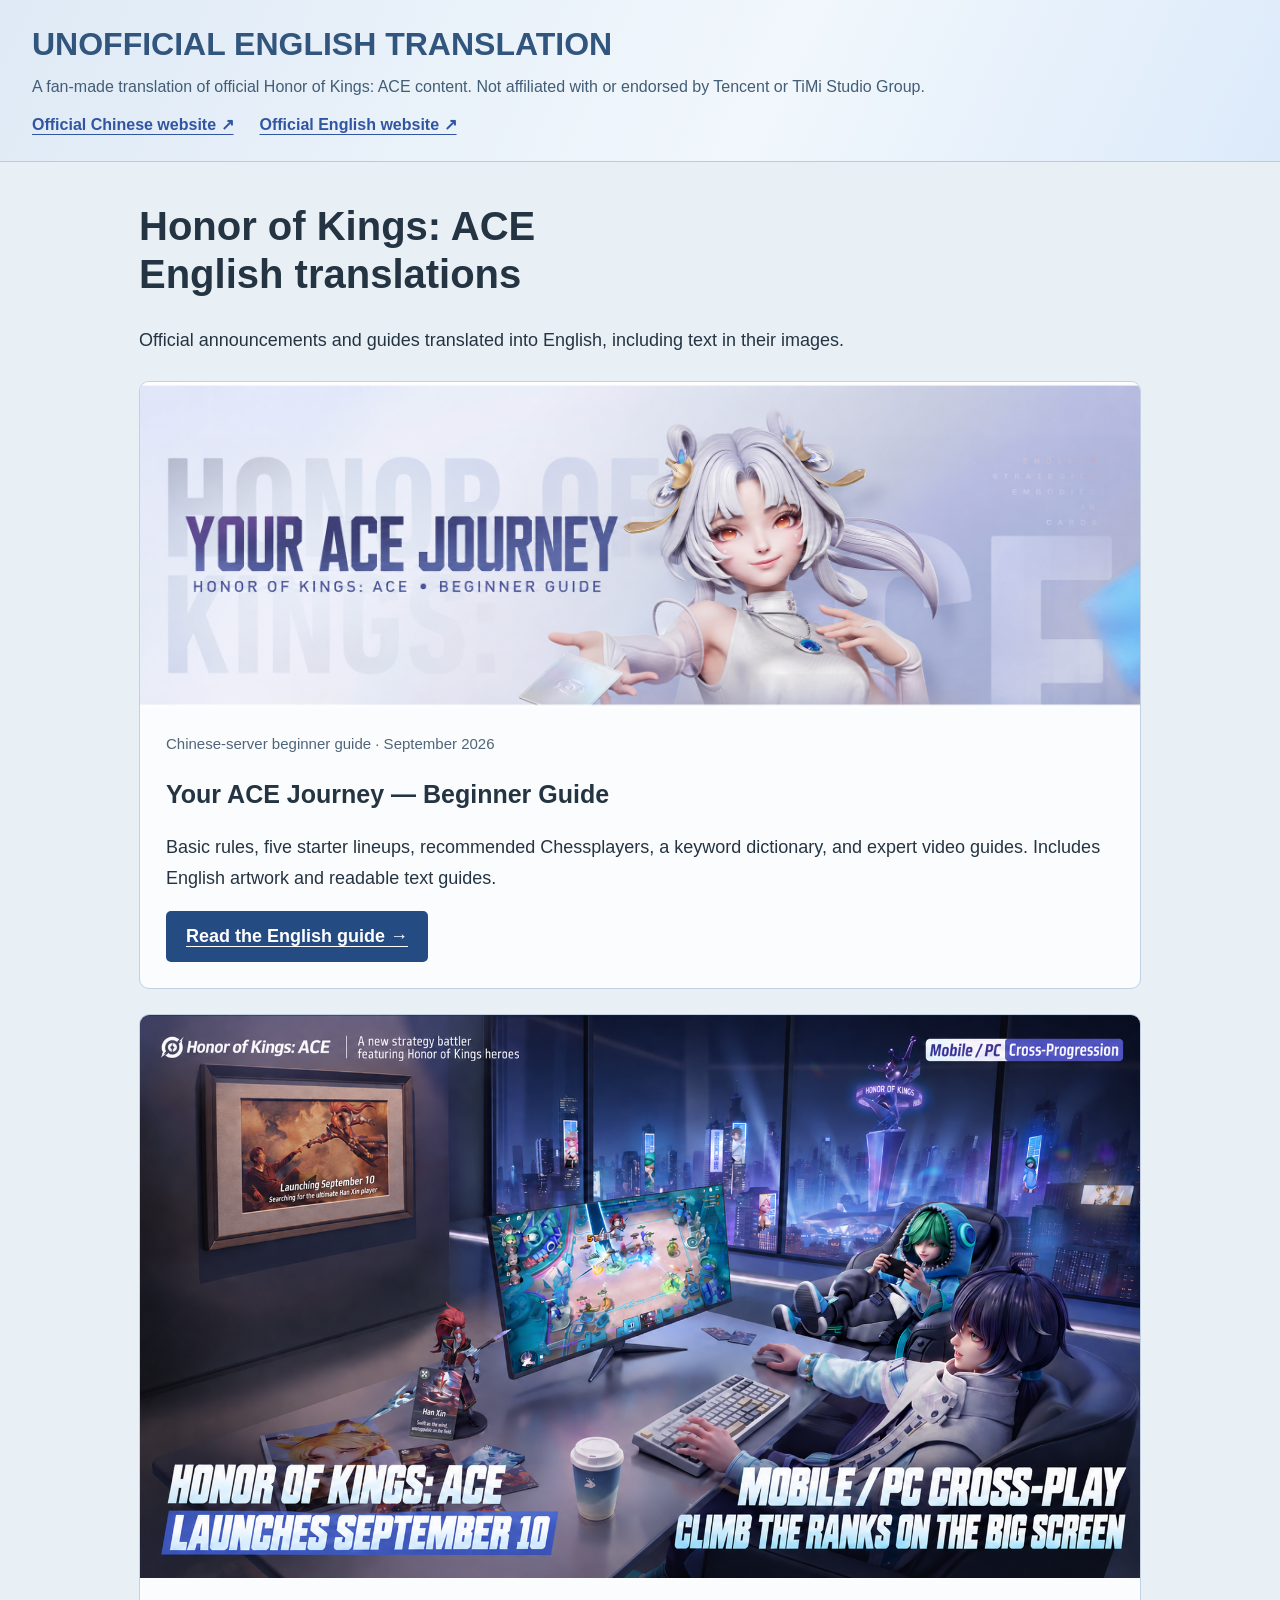
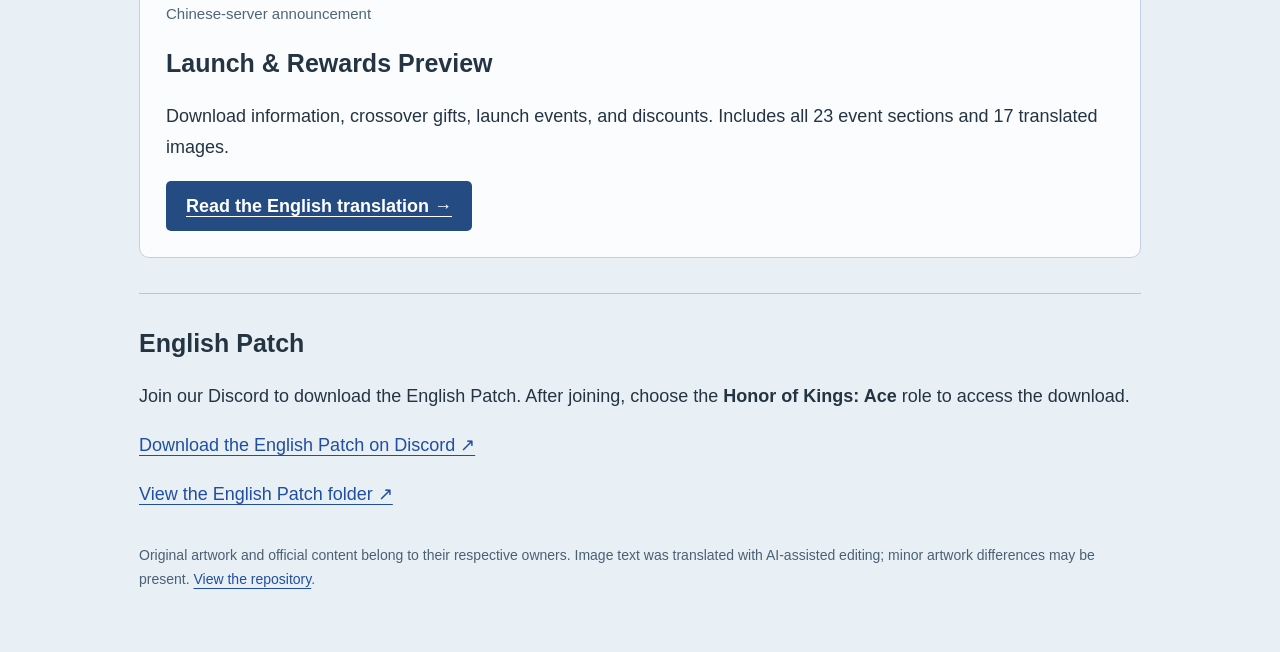
<file: docs/index.html>
<!doctype html>
<html lang="en">
<head>
  <meta charset="utf-8">
  <meta name="viewport" content="width=device-width,initial-scale=1">
  <title>HoK: ACE — Unofficial English Translations</title>
  <meta name="description" content="Fan-made English translations of official Honor of Kings: ACE announcements, including translated promotional images.">
  <style>
    *{box-sizing:border-box}body{margin:0;background:#e8f0f6;color:#253442;font:18px/1.7 'Segoe UI',Arial,sans-serif}main{max-width:1050px;padding:40px 24px 60px;margin:auto}h1{font-size:clamp(28px,4vw,40px);line-height:1.2;margin-top:0}h2{font-size:25px;line-height:1.35}a{color:#204ea0;text-underline-offset:4px}.article{background:#ffffffc9;border:1px solid #c1d1e1;border-radius:10px;overflow:hidden;margin:25px 0}.article img{width:100%;height:auto;display:block}.article div{padding:8px 26px 26px}.meta{font-size:15px;color:#50657a}.read{display:inline-block;background:#254b83;color:white;padding:10px 20px;border-radius:5px;font-weight:600}.patch{margin-top:35px;padding-top:12px;border-top:1px solid #b5c8da}footer{font-size:14px;color:#4a6074;margin-top:35px}
  </style>
</head>
<body>
<header aria-label="Unofficial translation notice" style="background:linear-gradient(115deg,#dfeaf6 0%,#f1f7fc 60%,#dceafa 100%);color:#253442;border-bottom:1px solid #b8ccdf;padding:24px max(20px,calc((100vw - 1216px)/2));font-family:'Segoe UI',Arial,sans-serif;line-height:1.6">
  <strong style="display:block;font-size:clamp(25px,2.6vw,32px);font-weight:600;line-height:1.25;color:#31557c">UNOFFICIAL ENGLISH TRANSLATION</strong>
  <p style="margin:10px 0 12px;font-size:16px;color:#425d75">A fan-made translation of official Honor of Kings: ACE content. Not affiliated with or endorsed by Tencent or TiMi Studio Group.</p>
  <div style="display:flex;flex-wrap:wrap;gap:8px 26px;font-size:16px;font-weight:600">
    <a href="https://wxq.qq.com/" style="color:#3155a0;text-decoration:underline;text-underline-offset:4px">Official Chinese website ↗</a>
    <a href="https://honorofkingsace.com/" style="color:#3155a0;text-decoration:underline;text-underline-offset:4px">Official English website ↗</a>
  </div>
</header>

<main>
  <h1>Honor of Kings: ACE<br>English translations</h1>
  <p>Official announcements and guides translated into English, including text in their images.</p>
  <article class="article">
    <a href="guides/beginner-guide.html" aria-label="Read the Beginner Guide"><img src="assets/beginner-guide/part1-en.png" alt="Your ACE Journey — Beginner Guide" width="2194" height="717"></a>
    <div>
      <p class="meta">Chinese-server beginner guide · September 2026</p>
      <h2>Your ACE Journey — Beginner Guide</h2>
      <p>Basic rules, five starter lineups, recommended Chessplayers, a keyword dictionary, and expert video guides. Includes English artwork and readable text guides.</p>
      <a class="read" href="guides/beginner-guide.html">Read the English guide →</a>
    </div>
  </article>
  <article class="article">
    <a href="announcements/launch-rewards.html" aria-label="Read Launch and Rewards Preview"><img src="assets/launch/01-en.png" alt="Honor of Kings: ACE launches September 10 with mobile and PC cross-play" width="1672" height="941"></a>
    <div>
      <p class="meta">Chinese-server announcement</p>
      <h2>Launch &amp; Rewards Preview</h2>
      <p>Download information, crossover gifts, launch events, and discounts. Includes all 23 event sections and 17 translated images.</p>
      <a class="read" href="announcements/launch-rewards.html">Read the English translation →</a>
    </div>
  </article>
  <section class="patch">
    <h2>English Patch</h2>
    <p>Join our Discord to download the English Patch. After joining, choose the <strong>Honor of Kings: Ace</strong> role to access the download.</p>
    <p><a href="https://discord.gg/yyds">Download the English Patch on Discord ↗</a></p>
    <a href="https://github.com/Lani27/hok-ace/tree/main/english-patch">View the English Patch folder ↗</a>
  </section>
  <footer>Original artwork and official content belong to their respective owners. Image text was translated with AI-assisted editing; minor artwork differences may be present. <a href="https://github.com/Lani27/hok-ace">View the repository</a>.</footer>
</main>
</body>
</html>
</file>
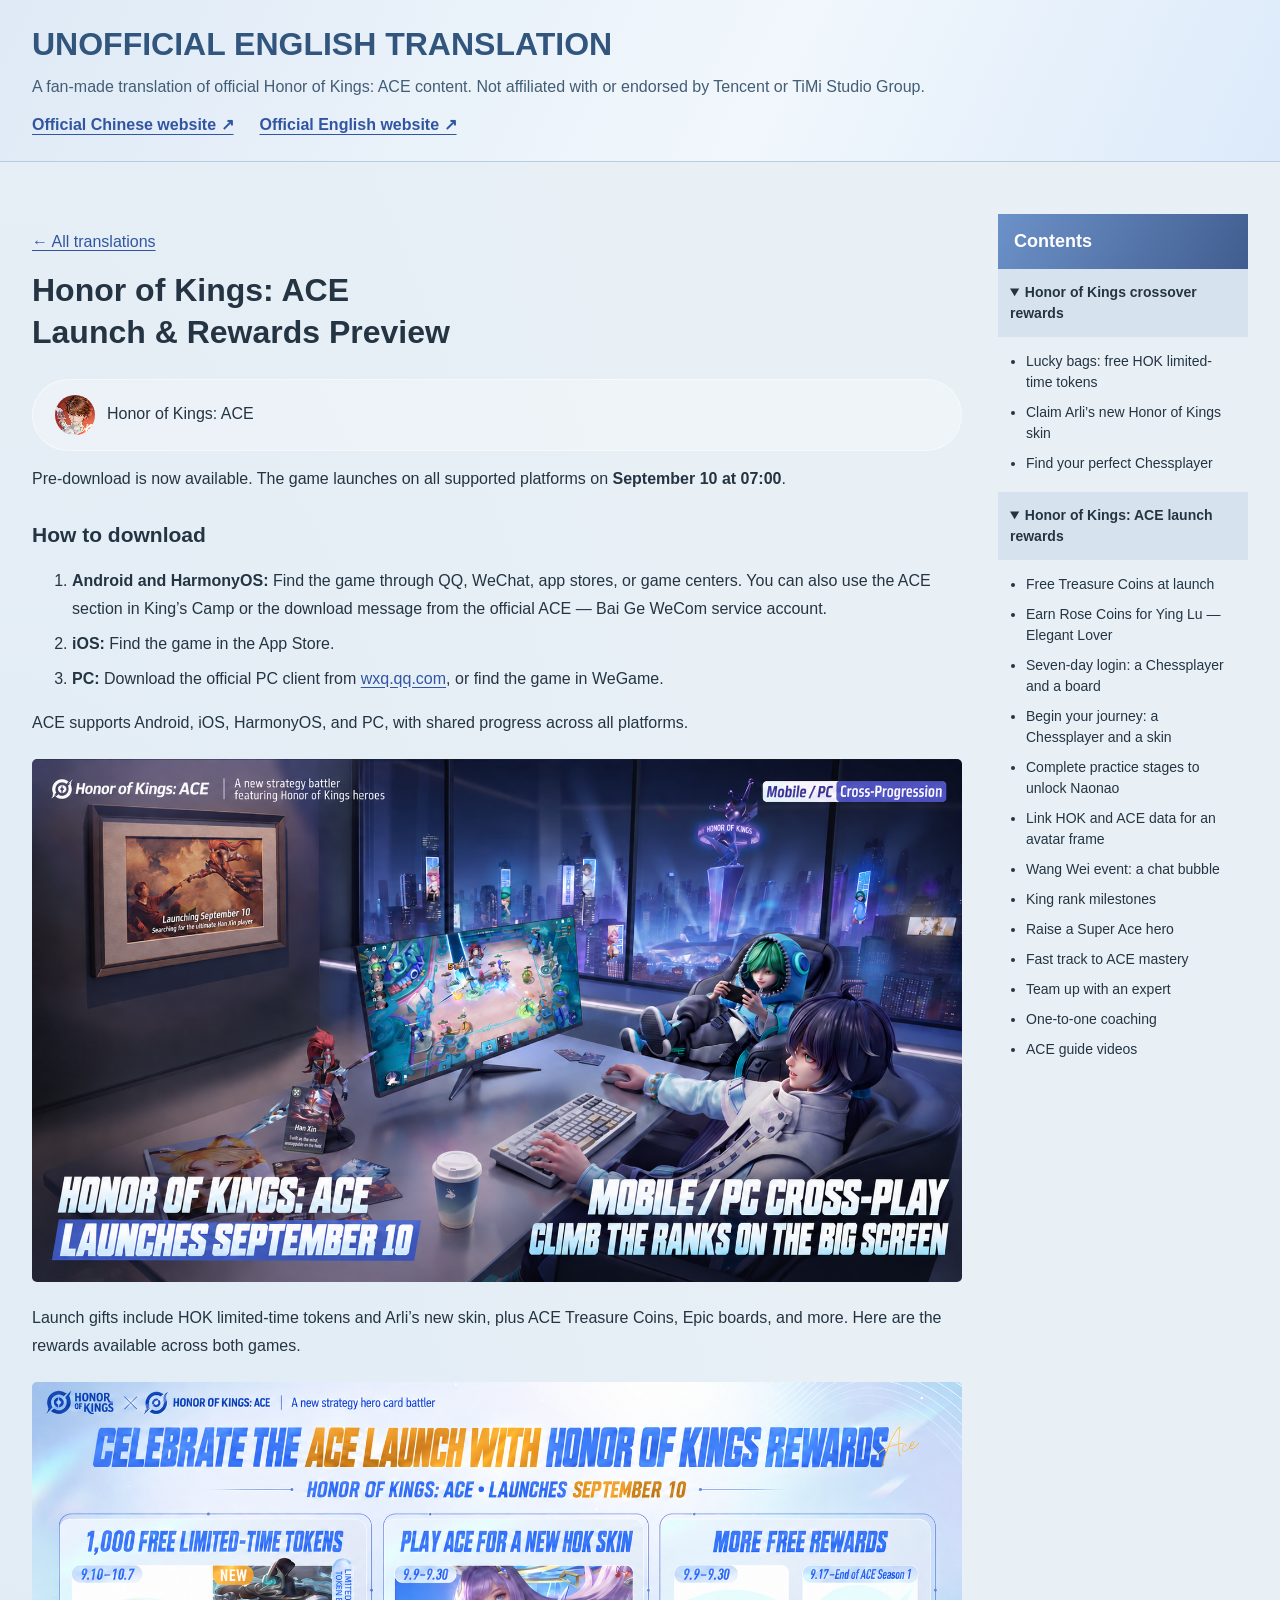
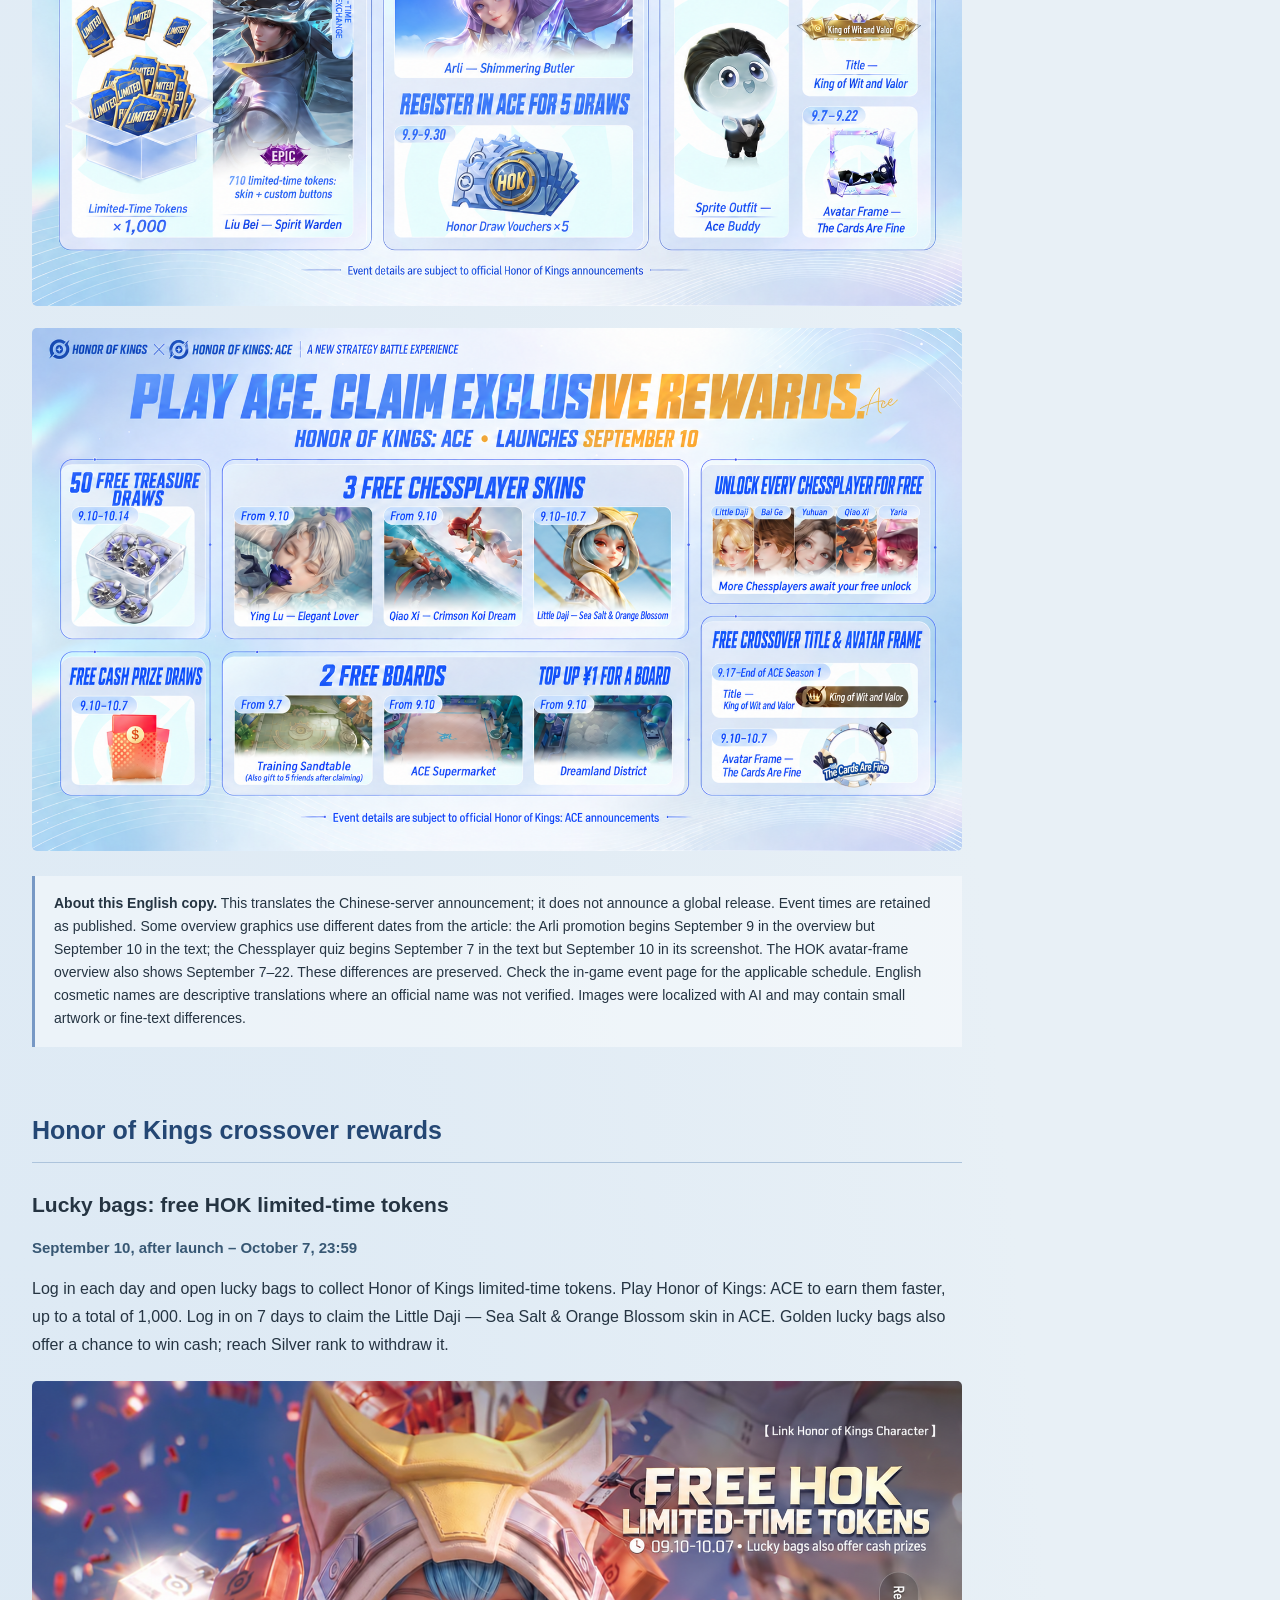
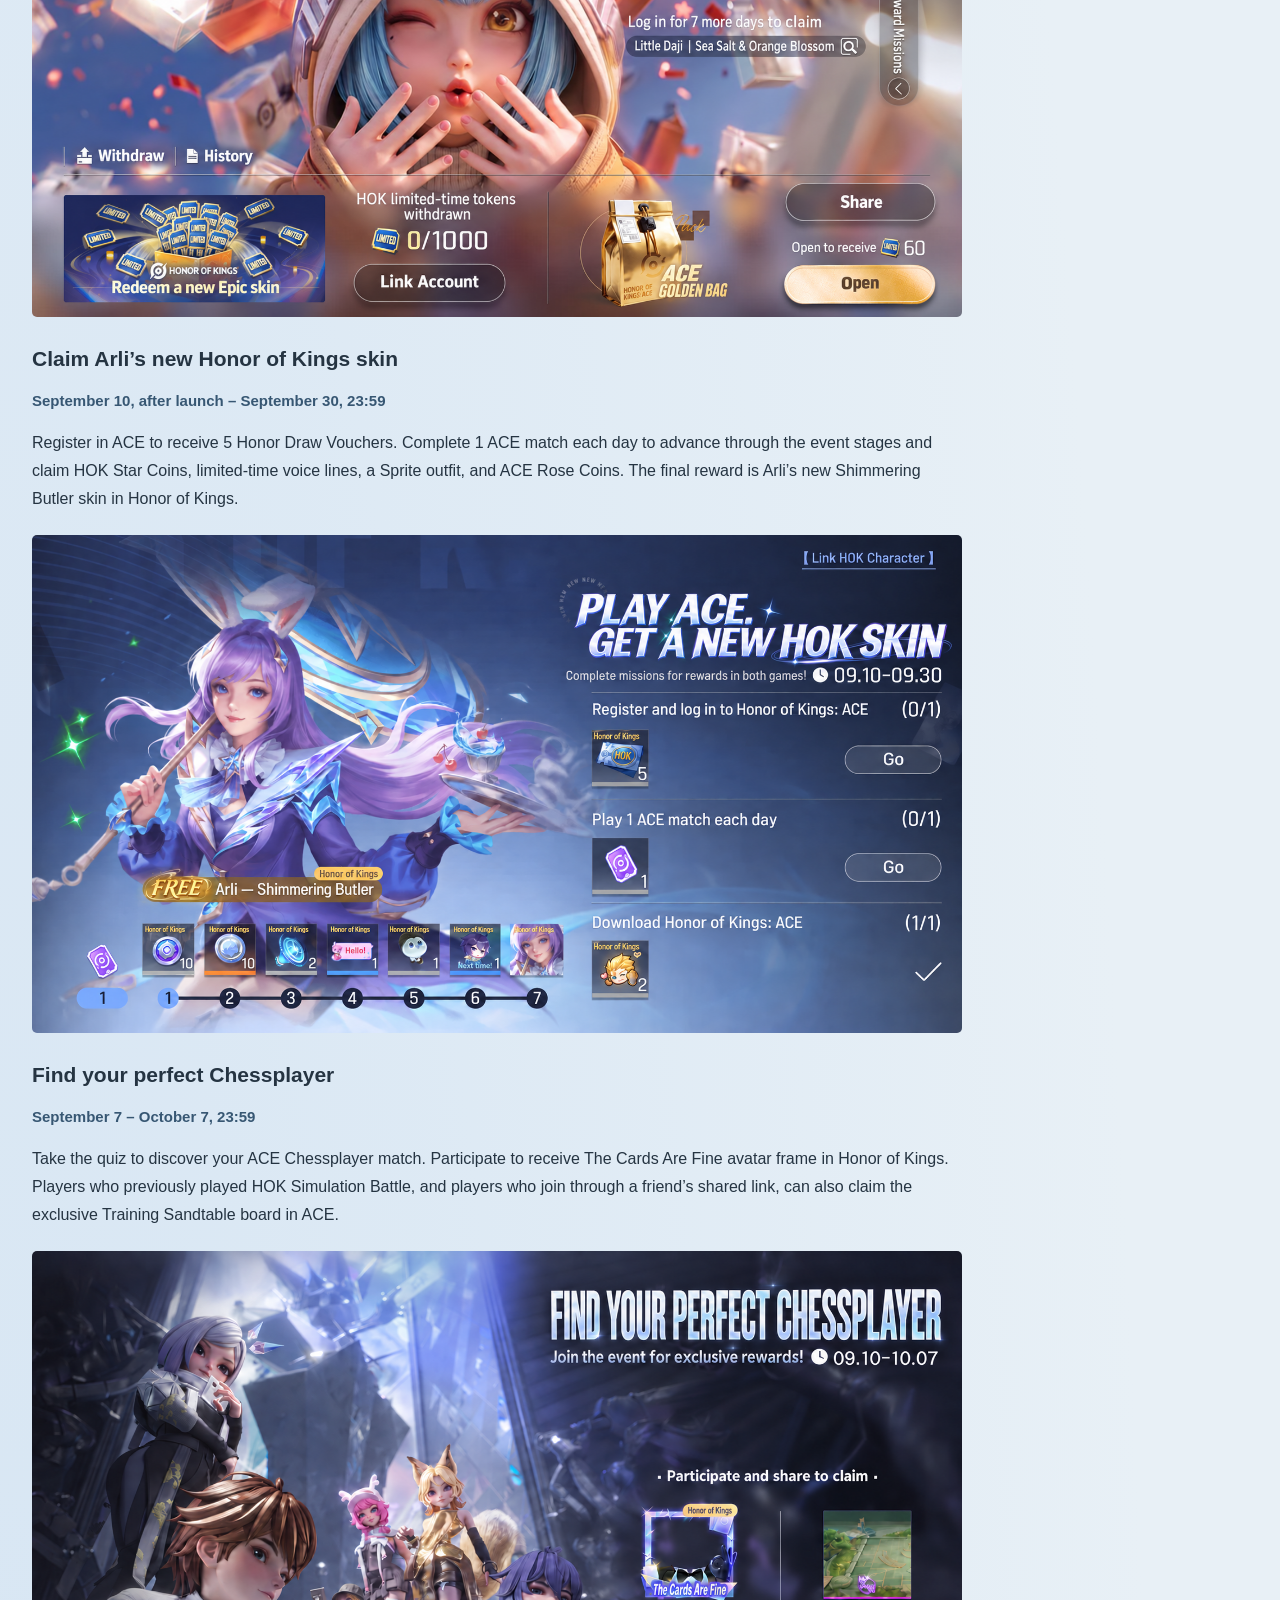
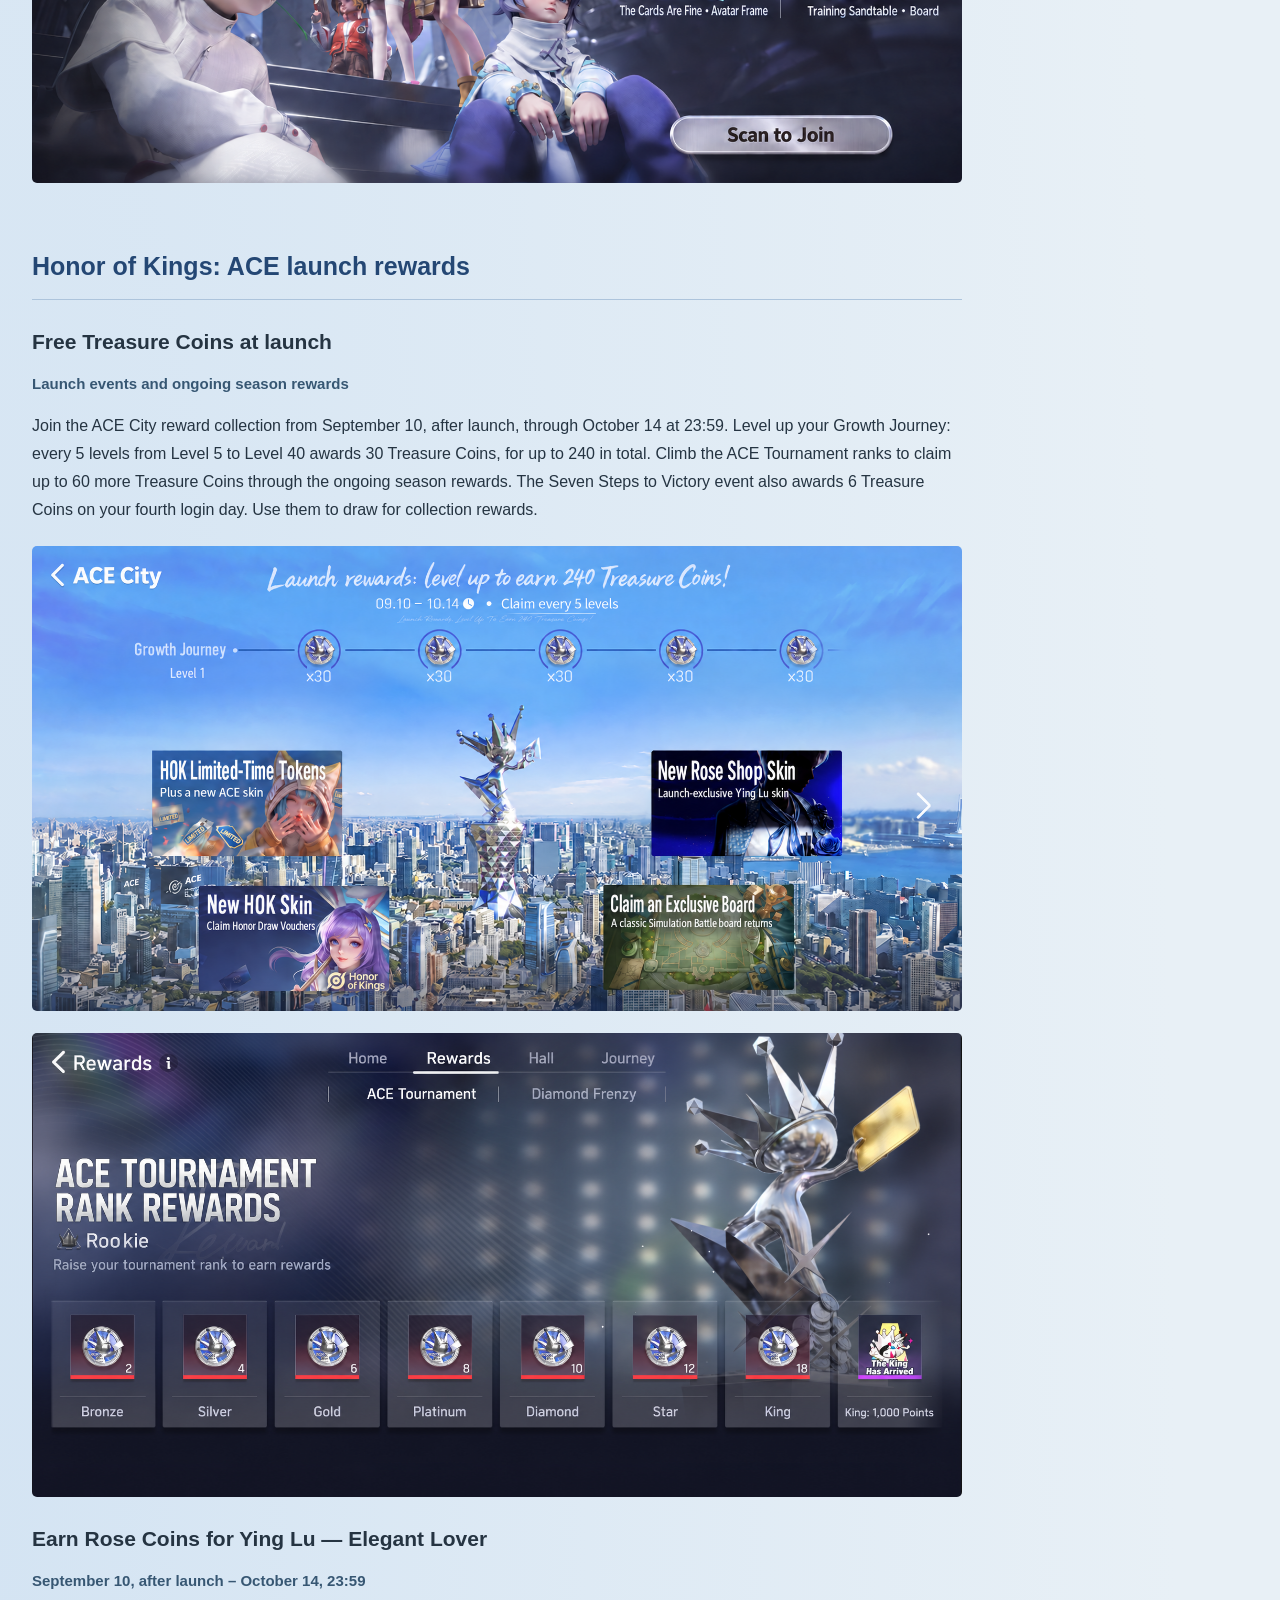
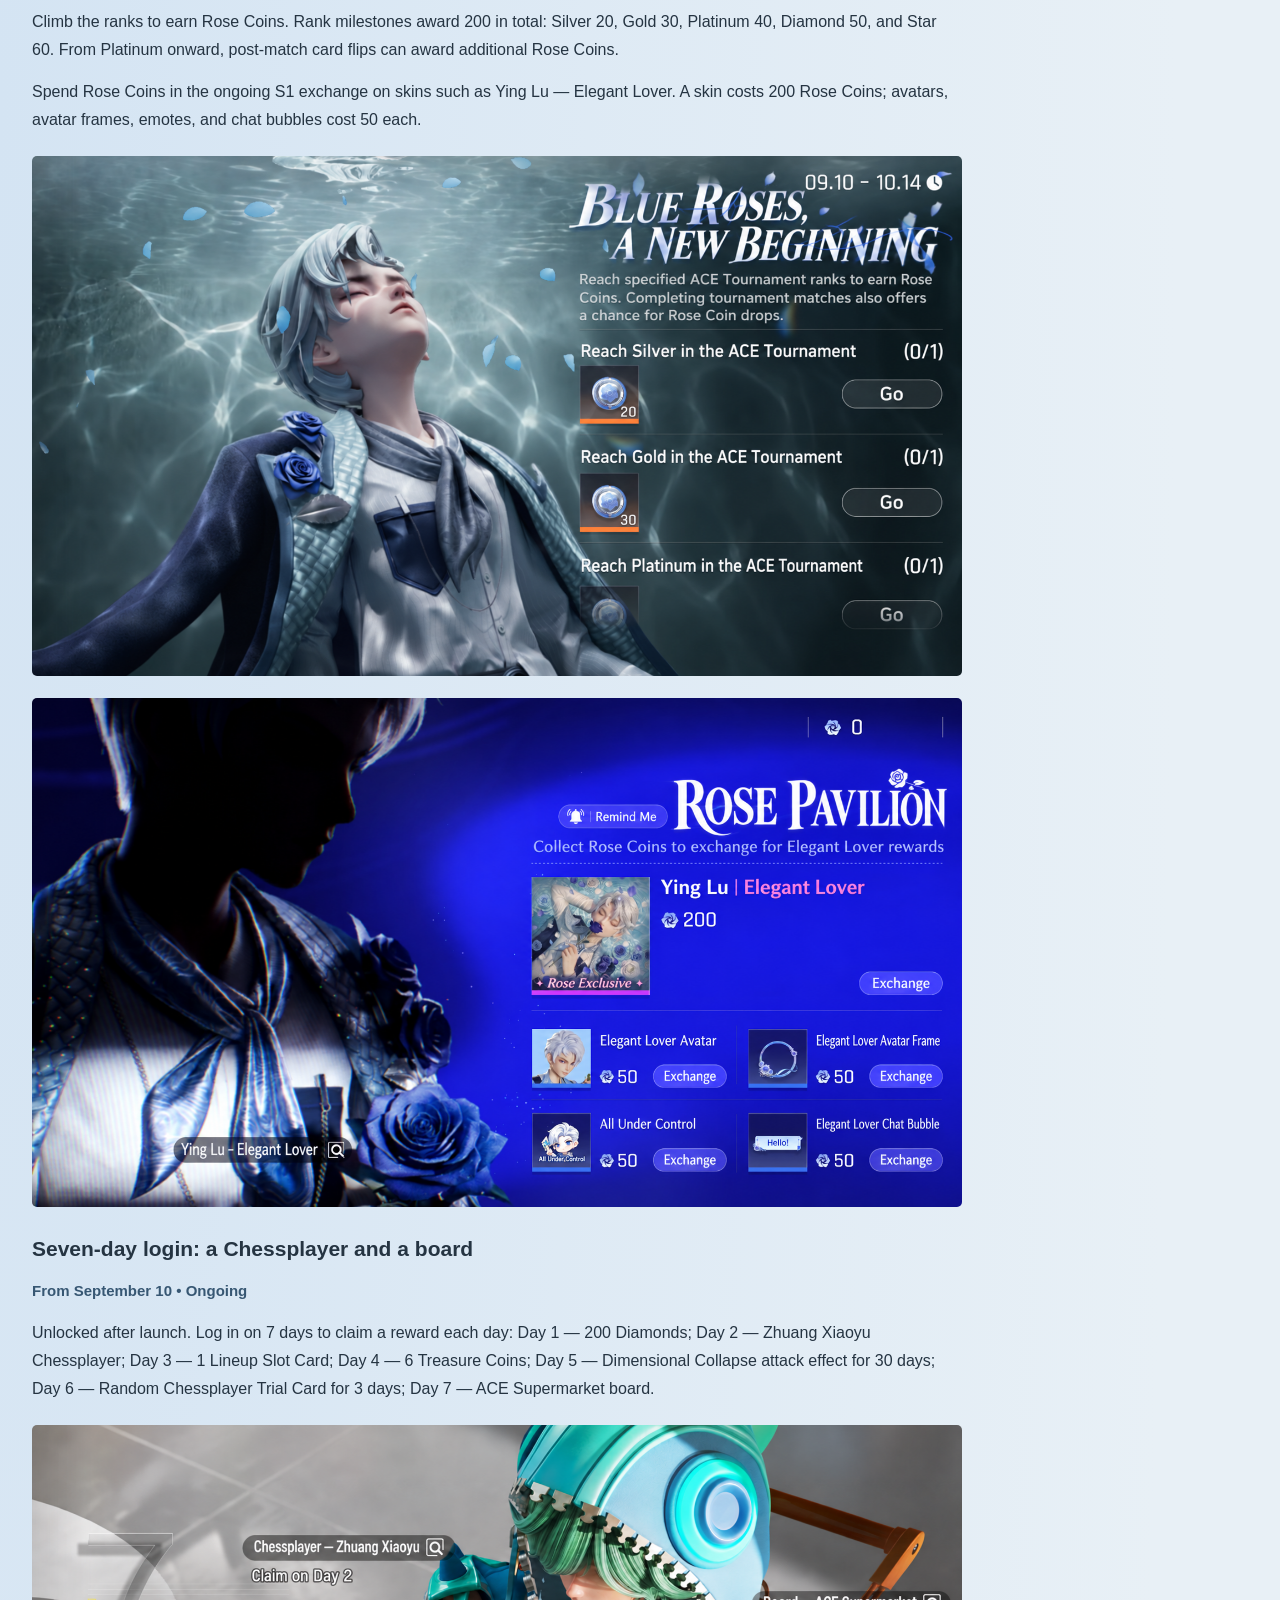
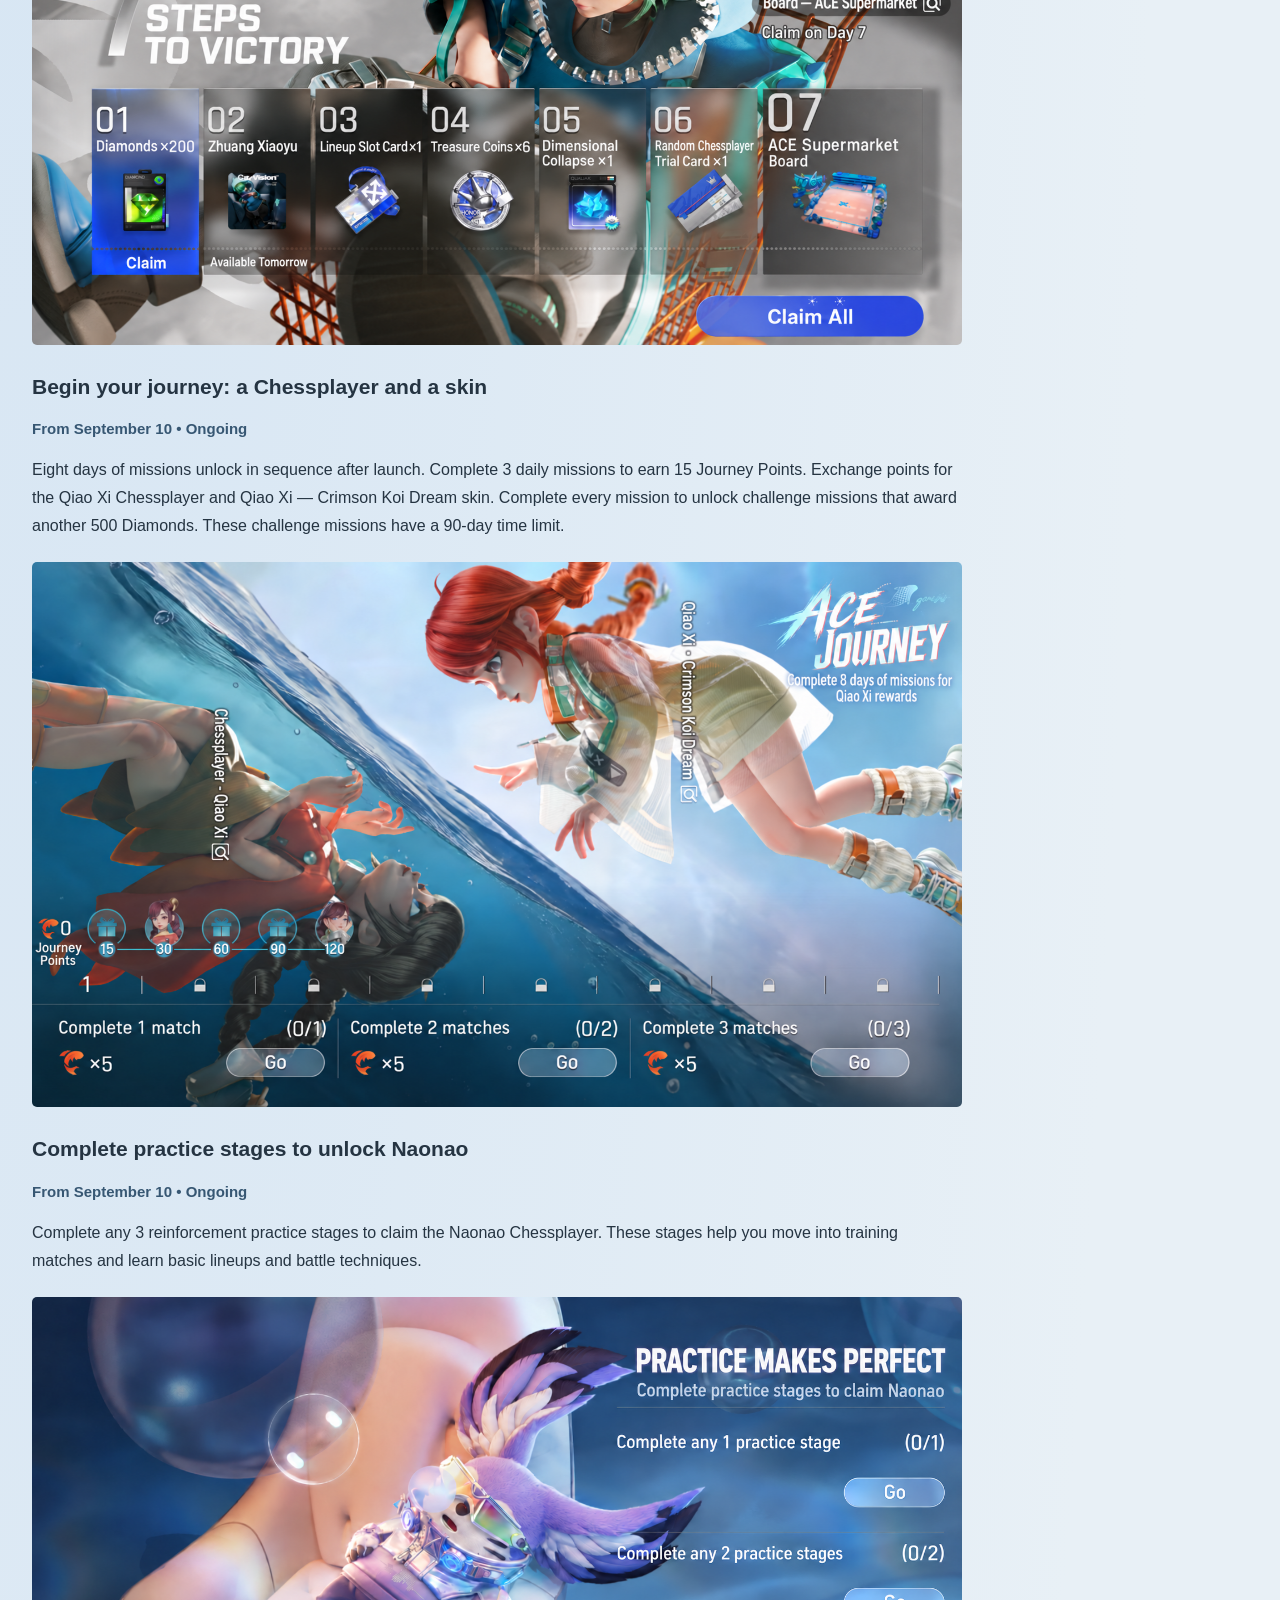
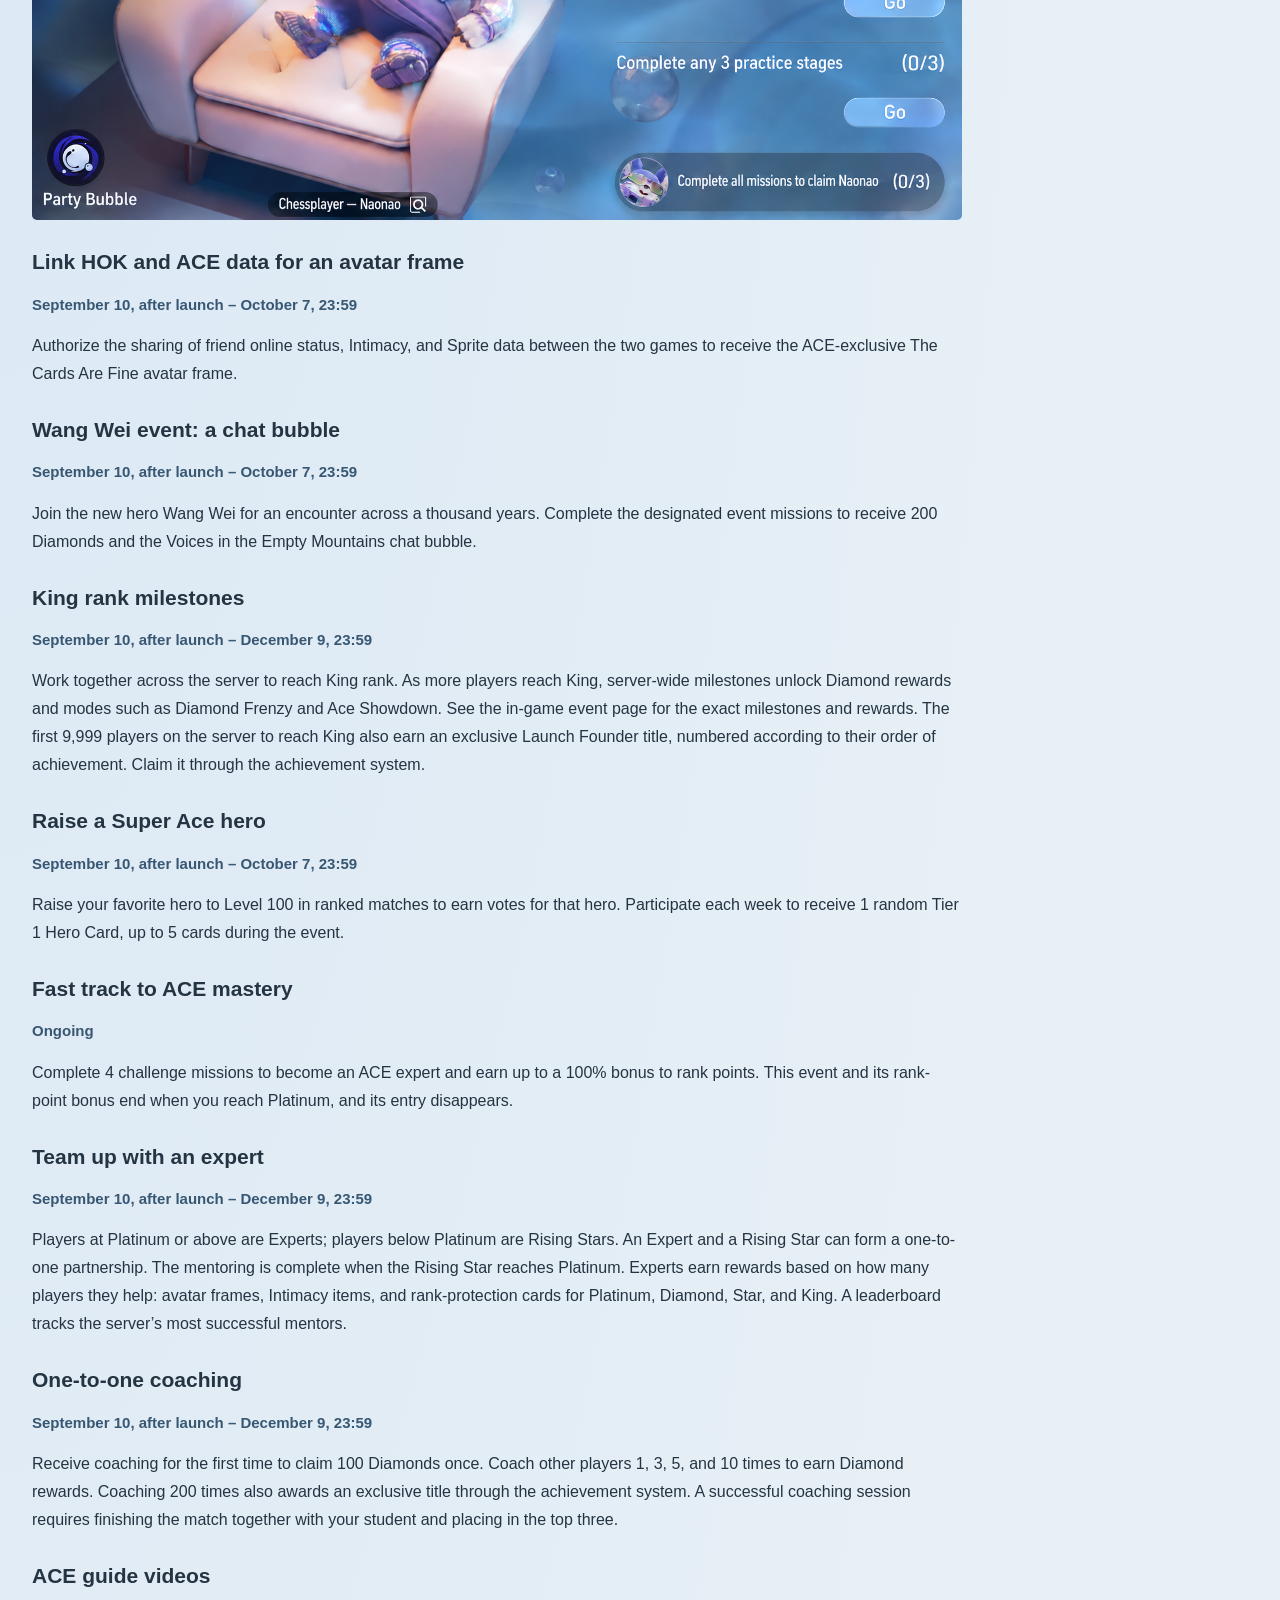
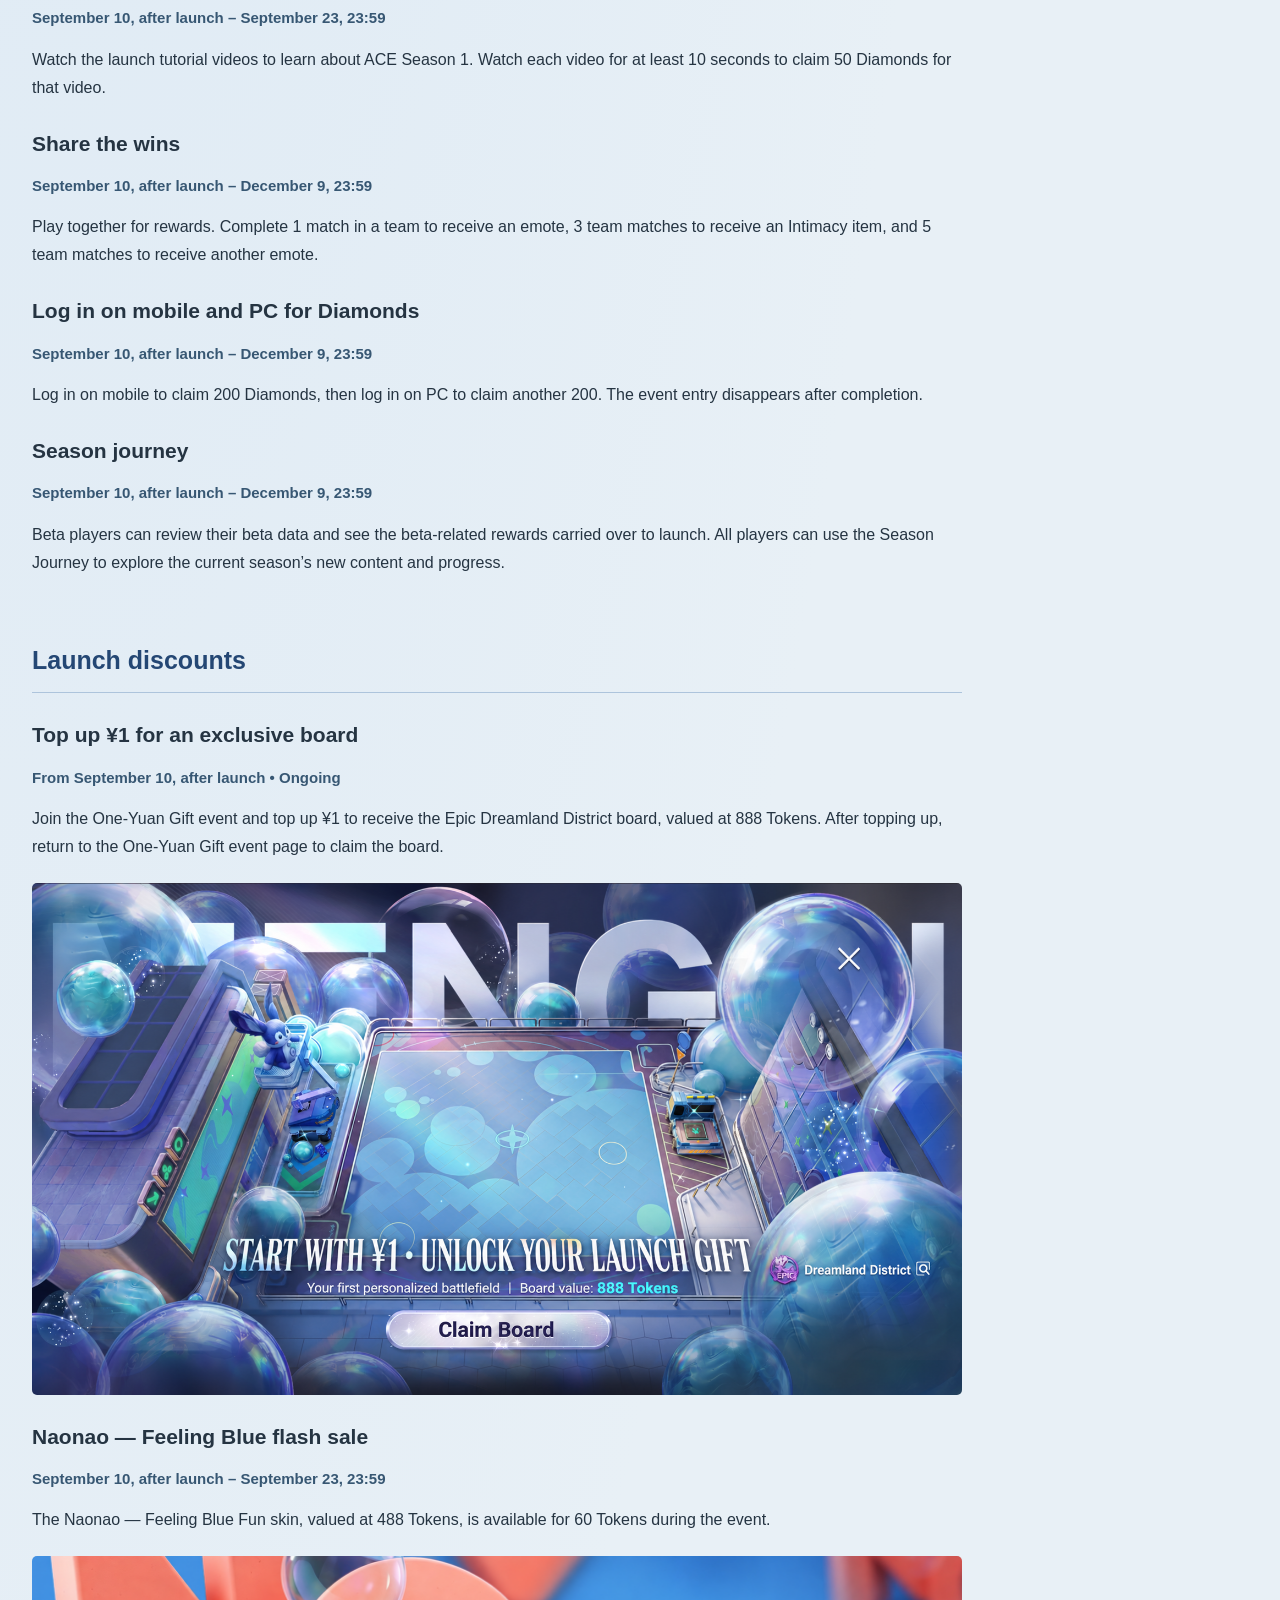
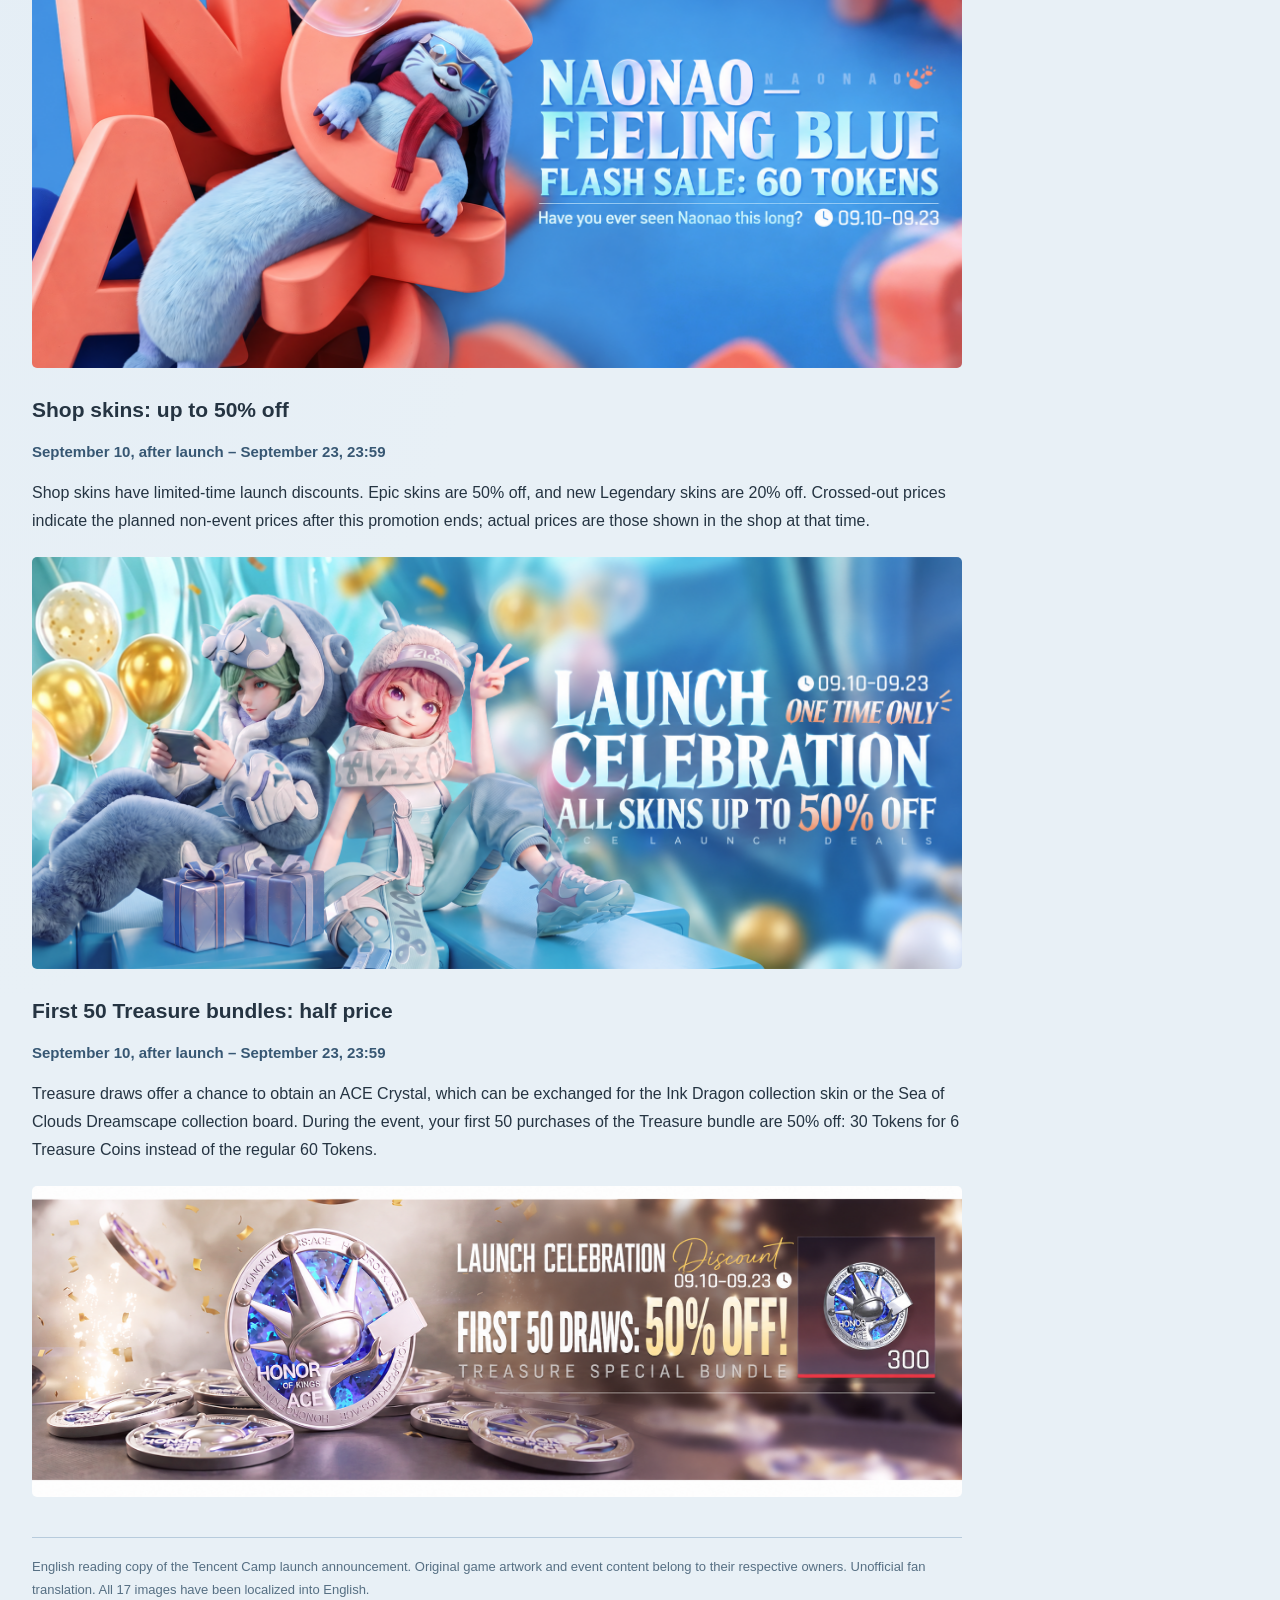
<file: docs/announcements/launch-rewards.html>
<!doctype html><html lang="en"><head><meta charset="utf-8"><meta name="viewport" content="width=device-width,initial-scale=1"><title>Honor of Kings: ACE — Launch &amp; Rewards Preview</title><style>*{box-sizing:border-box}html{scroll-behavior:smooth;scroll-padding-top:24px}body{margin:0;color:#253442;background:radial-gradient(ellipse at 0 45%,#d4e4f3,transparent 65%),#e8f0f6;font:16px/1.75 "Segoe UI",Arial,sans-serif}a{color:#3155a0;text-underline-offset:3px}main{max-width:1280px;margin:0 auto;padding:52px 32px;display:grid;grid-template-columns:minmax(0,930px) 250px;gap:36px}article{min-width:0}h1{font-size:32px;line-height:1.3;font-weight:550;margin:0 0 26px}h2{font-size:25px;color:#244774;border-bottom:1px solid #adc4dc;padding:24px 0 10px;margin-top:38px}h3{font-size:21px;line-height:1.45;margin:27px 0 10px;font-weight:600}p{margin:14px 0}li{margin:7px 0}figure{margin:22px 0}figure a{display:block}img{display:block;width:100%;height:auto;border-radius:5px}.byline{padding:15px 22px;background:#ffffff45;border-radius:40px;border:1px solid #ffffff80}.dates{color:#375773;font-weight:600;font-size:15px}.note{font-size:14px;line-height:1.65;background:#ffffff66;border-left:3px solid #7798c5;padding:16px 19px;margin-top:25px}nav{position:sticky;top:24px;align-self:start;max-height:calc(100vh - 48px);overflow:auto;font-size:14px;line-height:1.5}nav h2{font-size:18px;margin:0;padding:14px 16px;background:linear-gradient(120deg,#6c92c9,#415d8f);color:white;border:0}nav summary{padding:13px 12px;background:#d6e3ef;cursor:pointer;font-weight:600}nav a{color:inherit;text-decoration:none}nav a:hover{text-decoration:underline;color:#245bb5}nav ul{padding:5px 12px 9px 28px;margin:0}nav li{margin:9px 0}footer{font-size:13px;color:#566f83;border-top:1px solid #b7cbdc;margin-top:40px;padding-top:18px}@media(max-width:900px){main{display:block;padding:26px 20px}nav{position:static;max-height:none;margin-bottom:28px}nav details{display:none}nav h2{display:none}h1{font-size:28px}h2{font-size:24px}h3{font-size:20px}}@media print{body{background:white}main{display:block;padding:0}nav{display:none}figure{break-inside:avoid}h2,h3{break-after:avoid}.note{font-size:11px}}</style></head><body><header aria-label="Unofficial translation notice" style="background:linear-gradient(115deg,#dfeaf6 0%,#f1f7fc 60%,#dceafa 100%);color:#253442;border-bottom:1px solid #b8ccdf;padding:24px max(20px,calc((100vw - 1216px)/2));font-family:'Segoe UI',Arial,sans-serif;line-height:1.6">
  <strong style="display:block;font-size:clamp(25px,2.6vw,32px);font-weight:600;line-height:1.25;color:#31557c">UNOFFICIAL ENGLISH TRANSLATION</strong>
  <p style="margin:10px 0 12px;font-size:16px;color:#425d75">A fan-made translation of official Honor of Kings: ACE content. Not affiliated with or endorsed by Tencent or TiMi Studio Group.</p>
  <div style="display:flex;flex-wrap:wrap;gap:8px 26px;font-size:16px;font-weight:600">
    <a href="https://wxq.qq.com/" style="color:#3155a0;text-decoration:underline;text-underline-offset:4px">Official Chinese website ↗</a>
    <a href="https://honorofkingsace.com/" style="color:#3155a0;text-decoration:underline;text-underline-offset:4px">Official English website ↗</a>
  </div>
</header>
<main><article><p><a href="../index.html">← All translations</a></p><h1>Honor of Kings: ACE<br>Launch &amp; Rewards Preview</h1>
<p class="byline"><img src="../assets/launch/publisher.png" alt="" style="display:inline-block;width:40px;height:40px;border-radius:50%;vertical-align:middle;margin-right:12px">Honor of Kings: ACE</p>
<p>Pre-download is now available. The game launches on all supported platforms on <strong>September 10 at 07:00</strong>.</p>
<h3>How to download</h3>
<ol><li><strong>Android and HarmonyOS:</strong> Find the game through QQ, WeChat, app stores, or game centers. You can also use the ACE section in King’s Camp or the download message from the official ACE — Bai Ge WeCom service account.</li>
<li><strong>iOS:</strong> Find the game in the App Store.</li>
<li><strong>PC:</strong> Download the official PC client from <a href="https://wxq.qq.com/">wxq.qq.com</a>, or find the game in WeGame.</li></ol>
<p>ACE supports Android, iOS, HarmonyOS, and PC, with shared progress across all platforms.</p><figure><img src="../assets/launch/01-en.png" alt="ACE launches September 10 with mobile and PC cross-play" width="1672" height="941" loading="lazy"></figure><p>Launch gifts include HOK limited-time tokens and Arli’s new skin, plus ACE Treasure Coins, Epic boards, and more. Here are the rewards available across both games.</p><figure><img src="../assets/launch/02-en.png" alt="Honor of Kings crossover reward overview" width="1672" height="941" loading="lazy"></figure><figure><img src="../assets/launch/03-en.png" alt="ACE launch reward overview" width="1672" height="941" loading="lazy"></figure><aside class="note"><strong>About this English copy.</strong> This translates the Chinese-server announcement; it does not announce a global release. Event times are retained as published. Some overview graphics use different dates from the article: the Arli promotion begins September 9 in the overview but September 10 in the text; the Chessplayer quiz begins September 7 in the text but September 10 in its screenshot. The HOK avatar-frame overview also shows September 7–22. These differences are preserved. Check the in-game event page for the applicable schedule. English cosmetic names are descriptive translations where an official name was not verified. Images were localized with AI and may contain small artwork or fine-text differences.</aside><section id="group-1"><h2>Honor of Kings crossover rewards</h2><section id="event-1-1" class="event"><h3>Lucky bags: free HOK limited-time tokens</h3><p class="dates">September 10, after launch – October 7, 23:59</p><p>Log in each day and open lucky bags to collect Honor of Kings limited-time tokens. Play Honor of Kings: ACE to earn them faster, up to a total of 1,000. Log in on 7 days to claim the Little Daji — Sea Salt &amp; Orange Blossom skin in ACE. Golden lucky bags also offer a chance to win cash; reach Silver rank to withdraw it.</p><figure><img src="../assets/launch/04-en.png" alt="Lucky bags: free HOK limited-time tokens" width="1652" height="952" loading="lazy"></figure></section><section id="event-1-2" class="event"><h3>Claim Arli’s new Honor of Kings skin</h3><p class="dates">September 10, after launch – September 30, 23:59</p><p>Register in ACE to receive 5 Honor Draw Vouchers. Complete 1 ACE match each day to advance through the event stages and claim HOK Star Coins, limited-time voice lines, a Sprite outfit, and ACE Rose Coins. The final reward is Arli’s new Shimmering Butler skin in Honor of Kings.</p><figure><img src="../assets/launch/05-en.png" alt="Claim Arli’s new Honor of Kings skin" width="1713" height="918" loading="lazy"></figure></section><section id="event-1-3" class="event"><h3>Find your perfect Chessplayer</h3><p class="dates">September 7 – October 7, 23:59</p><p>Take the quiz to discover your ACE Chessplayer match. Participate to receive The Cards Are Fine avatar frame in Honor of Kings. Players who previously played HOK Simulation Battle, and players who join through a friend’s shared link, can also claim the exclusive Training Sandtable board in ACE.</p><figure><img src="../assets/launch/06-en.png" alt="Find your perfect Chessplayer" width="1657" height="949" loading="lazy"></figure></section></section><section id="group-2"><h2>Honor of Kings: ACE launch rewards</h2><section id="event-2-1" class="event"><h3>Free Treasure Coins at launch</h3><p class="dates">Launch events and ongoing season rewards</p><p>Join the ACE City reward collection from September 10, after launch, through October 14 at 23:59. Level up your Growth Journey: every 5 levels from Level 5 to Level 40 awards 30 Treasure Coins, for up to 240 in total. Climb the ACE Tournament ranks to claim up to 60 more Treasure Coins through the ongoing season rewards. The Seven Steps to Victory event also awards 6 Treasure Coins on your fourth login day. Use them to draw for collection rewards.</p><figure><img src="../assets/launch/07-en.png" alt="Free Treasure Coins at launch" width="1774" height="887" loading="lazy"></figure><figure><img src="../assets/launch/08-en.png" alt="Free Treasure Coins at launch" width="1776" height="886" loading="lazy"></figure></section><section id="event-2-2" class="event"><h3>Earn Rose Coins for Ying Lu — Elegant Lover</h3><p class="dates">September 10, after launch – October 14, 23:59</p><p>Climb the ranks to earn Rose Coins. Rank milestones award 200 in total: Silver 20, Gold 30, Platinum 40, Diamond 50, and Star 60. From Platinum onward, post-match card flips can award additional Rose Coins.</p><p>Spend Rose Coins in the ongoing S1 exchange on skins such as Ying Lu — Elegant Lover. A skin costs 200 Rose Coins; avatars, avatar frames, emotes, and chat bubbles cost 50 each.</p><figure><img src="../assets/launch/09-en.png" alt="Earn Rose Coins for Ying Lu — Elegant Lover" width="1678" height="937" loading="lazy"></figure><figure><img src="../assets/launch/10-en.png" alt="Earn Rose Coins for Ying Lu — Elegant Lover" width="1695" height="928" loading="lazy"></figure></section><section id="event-2-3" class="event"><h3>Seven-day login: a Chessplayer and a board</h3><p class="dates">From September 10 • Ongoing</p><p>Unlocked after launch. Log in on 7 days to claim a reward each day: Day 1 — 200 Diamonds; Day 2 — Zhuang Xiaoyu Chessplayer; Day 3 — 1 Lineup Slot Card; Day 4 — 6 Treasure Coins; Day 5 — Dimensional Collapse attack effect for 30 days; Day 6 — Random Chessplayer Trial Card for 3 days; Day 7 — ACE Supermarket board.</p><figure><img src="../assets/launch/11-en.png" alt="Seven-day login: a Chessplayer and a board" width="1677" height="938" loading="lazy"></figure></section><section id="event-2-4" class="event"><h3>Begin your journey: a Chessplayer and a skin</h3><p class="dates">From September 10 • Ongoing</p><p>Eight days of missions unlock in sequence after launch. Complete 3 daily missions to earn 15 Journey Points. Exchange points for the Qiao Xi Chessplayer and Qiao Xi — Crimson Koi Dream skin. Complete every mission to unlock challenge missions that award another 500 Diamonds. These challenge missions have a 90-day time limit.</p><figure><img src="../assets/launch/12-en.png" alt="Begin your journey: a Chessplayer and a skin" width="1639" height="960" loading="lazy"></figure></section><section id="event-2-5" class="event"><h3>Complete practice stages to unlock Naonao</h3><p class="dates">From September 10 • Ongoing</p><p>Complete any 3 reinforcement practice stages to claim the Naonao Chessplayer. These stages help you move into training matches and learn basic lineups and battle techniques.</p><figure><img src="../assets/launch/13-en.png" alt="Complete practice stages to unlock Naonao" width="1672" height="941" loading="lazy"></figure></section><section id="event-2-6" class="event"><h3>Link HOK and ACE data for an avatar frame</h3><p class="dates">September 10, after launch – October 7, 23:59</p><p>Authorize the sharing of friend online status, Intimacy, and Sprite data between the two games to receive the ACE-exclusive The Cards Are Fine avatar frame.</p></section><section id="event-2-7" class="event"><h3>Wang Wei event: a chat bubble</h3><p class="dates">September 10, after launch – October 7, 23:59</p><p>Join the new hero Wang Wei for an encounter across a thousand years. Complete the designated event missions to receive 200 Diamonds and the Voices in the Empty Mountains chat bubble.</p></section><section id="event-2-8" class="event"><h3>King rank milestones</h3><p class="dates">September 10, after launch – December 9, 23:59</p><p>Work together across the server to reach King rank. As more players reach King, server-wide milestones unlock Diamond rewards and modes such as Diamond Frenzy and Ace Showdown. See the in-game event page for the exact milestones and rewards. The first 9,999 players on the server to reach King also earn an exclusive Launch Founder title, numbered according to their order of achievement. Claim it through the achievement system.</p></section><section id="event-2-9" class="event"><h3>Raise a Super Ace hero</h3><p class="dates">September 10, after launch – October 7, 23:59</p><p>Raise your favorite hero to Level 100 in ranked matches to earn votes for that hero. Participate each week to receive 1 random Tier 1 Hero Card, up to 5 cards during the event.</p></section><section id="event-2-10" class="event"><h3>Fast track to ACE mastery</h3><p class="dates">Ongoing</p><p>Complete 4 challenge missions to become an ACE expert and earn up to a 100% bonus to rank points. This event and its rank-point bonus end when you reach Platinum, and its entry disappears.</p></section><section id="event-2-11" class="event"><h3>Team up with an expert</h3><p class="dates">September 10, after launch – December 9, 23:59</p><p>Players at Platinum or above are Experts; players below Platinum are Rising Stars. An Expert and a Rising Star can form a one-to-one partnership. The mentoring is complete when the Rising Star reaches Platinum. Experts earn rewards based on how many players they help: avatar frames, Intimacy items, and rank-protection cards for Platinum, Diamond, Star, and King. A leaderboard tracks the server’s most successful mentors.</p></section><section id="event-2-12" class="event"><h3>One-to-one coaching</h3><p class="dates">September 10, after launch – December 9, 23:59</p><p>Receive coaching for the first time to claim 100 Diamonds once. Coach other players 1, 3, 5, and 10 times to earn Diamond rewards. Coaching 200 times also awards an exclusive title through the achievement system. A successful coaching session requires finishing the match together with your student and placing in the top three.</p></section><section id="event-2-13" class="event"><h3>ACE guide videos</h3><p class="dates">September 10, after launch – September 23, 23:59</p><p>Watch the launch tutorial videos to learn about ACE Season 1. Watch each video for at least 10 seconds to claim 50 Diamonds for that video.</p></section><section id="event-2-14" class="event"><h3>Share the wins</h3><p class="dates">September 10, after launch – December 9, 23:59</p><p>Play together for rewards. Complete 1 match in a team to receive an emote, 3 team matches to receive an Intimacy item, and 5 team matches to receive another emote.</p></section><section id="event-2-15" class="event"><h3>Log in on mobile and PC for Diamonds</h3><p class="dates">September 10, after launch – December 9, 23:59</p><p>Log in on mobile to claim 200 Diamonds, then log in on PC to claim another 200. The event entry disappears after completion.</p></section><section id="event-2-16" class="event"><h3>Season journey</h3><p class="dates">September 10, after launch – December 9, 23:59</p><p>Beta players can review their beta data and see the beta-related rewards carried over to launch. All players can use the Season Journey to explore the current season’s new content and progress.</p></section></section><section id="group-3"><h2>Launch discounts</h2><section id="event-3-1" class="event"><h3>Top up ¥1 for an exclusive board</h3><p class="dates">From September 10, after launch • Ongoing</p><p>Join the One-Yuan Gift event and top up ¥1 to receive the Epic Dreamland District board, valued at 888 Tokens. After topping up, return to the One-Yuan Gift event page to claim the board.</p><figure><img src="../assets/launch/14-en.png" alt="Top up ¥1 for an exclusive board" width="1691" height="930" loading="lazy"></figure></section><section id="event-3-2" class="event"><h3>Naonao — Feeling Blue flash sale</h3><p class="dates">September 10, after launch – September 23, 23:59</p><p>The Naonao — Feeling Blue Fun skin, valued at 488 Tokens, is available for 60 Tokens during the event.</p><figure><img src="../assets/launch/15-en.png" alt="Naonao — Feeling Blue flash sale" width="1886" height="834" loading="lazy"></figure></section><section id="event-3-3" class="event"><h3>Shop skins: up to 50% off</h3><p class="dates">September 10, after launch – September 23, 23:59</p><p>Shop skins have limited-time launch discounts. Epic skins are 50% off, and new Legendary skins are 20% off. Crossed-out prices indicate the planned non-event prices after this promotion ends; actual prices are those shown in the shop at that time.</p><figure><img src="../assets/launch/16-en.png" alt="Shop skins: up to 50% off" width="1885" height="834" loading="lazy"></figure></section><section id="event-3-4" class="event"><h3>First 50 Treasure bundles: half price</h3><p class="dates">September 10, after launch – September 23, 23:59</p><p>Treasure draws offer a chance to obtain an ACE Crystal, which can be exchanged for the Ink Dragon collection skin or the Sea of Clouds Dreamscape collection board. During the event, your first 50 purchases of the Treasure bundle are 50% off: 30 Tokens for 6 Treasure Coins instead of the regular 60 Tokens.</p><figure><img src="../assets/launch/17-en.png" alt="First 50 Treasure bundles: half price" width="2170" height="725" loading="lazy"></figure></section></section><footer>English reading copy of the Tencent Camp launch announcement. Original game artwork and event content belong to their respective owners. Unofficial fan translation. All 17 images have been localized into English.</footer></article><nav aria-label="Contents"><h2>Contents</h2><details open><summary><a href="#group-1">Honor of Kings crossover rewards</a></summary><ul><li><a href="#event-1-1">Lucky bags: free HOK limited-time tokens</a></li><li><a href="#event-1-2">Claim Arli’s new Honor of Kings skin</a></li><li><a href="#event-1-3">Find your perfect Chessplayer</a></li></ul></details><details open><summary><a href="#group-2">Honor of Kings: ACE launch rewards</a></summary><ul><li><a href="#event-2-1">Free Treasure Coins at launch</a></li><li><a href="#event-2-2">Earn Rose Coins for Ying Lu — Elegant Lover</a></li><li><a href="#event-2-3">Seven-day login: a Chessplayer and a board</a></li><li><a href="#event-2-4">Begin your journey: a Chessplayer and a skin</a></li><li><a href="#event-2-5">Complete practice stages to unlock Naonao</a></li><li><a href="#event-2-6">Link HOK and ACE data for an avatar frame</a></li><li><a href="#event-2-7">Wang Wei event: a chat bubble</a></li><li><a href="#event-2-8">King rank milestones</a></li><li><a href="#event-2-9">Raise a Super Ace hero</a></li><li><a href="#event-2-10">Fast track to ACE mastery</a></li><li><a href="#event-2-11">Team up with an expert</a></li><li><a href="#event-2-12">One-to-one coaching</a></li><li><a href="#event-2-13">ACE guide videos</a></li><li><a href="#event-2-14">Share the wins</a></li><li><a href="#event-2-15">Log in on mobile and PC for Diamonds</a></li><li><a href="#event-2-16">Season journey</a></li></ul></details><details open><summary><a href="#group-3">Launch discounts</a></summary><ul><li><a href="#event-3-1">Top up ¥1 for an exclusive board</a></li><li><a href="#event-3-2">Naonao — Feeling Blue flash sale</a></li><li><a href="#event-3-3">Shop skins: up to 50% off</a></li><li><a href="#event-3-4">First 50 Treasure bundles: half price</a></li></ul></details></nav></main></body></html>
</file>
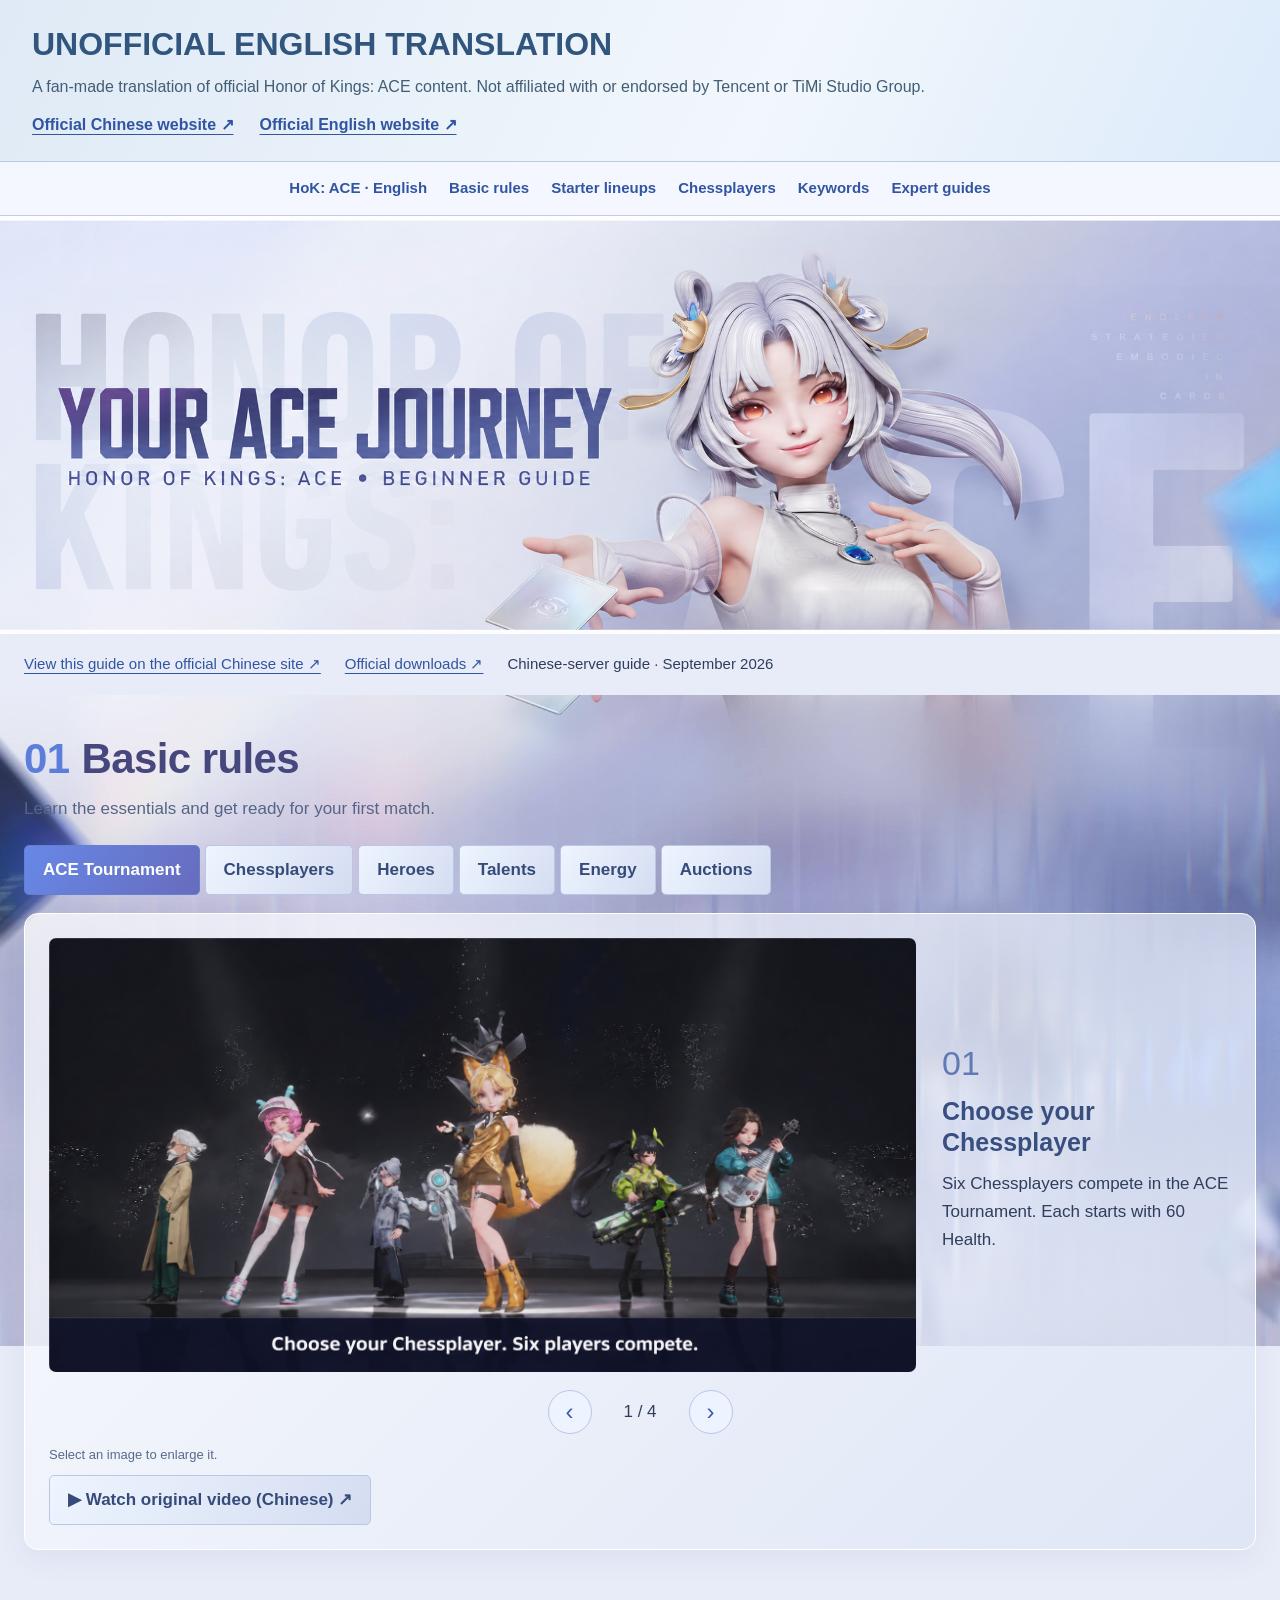
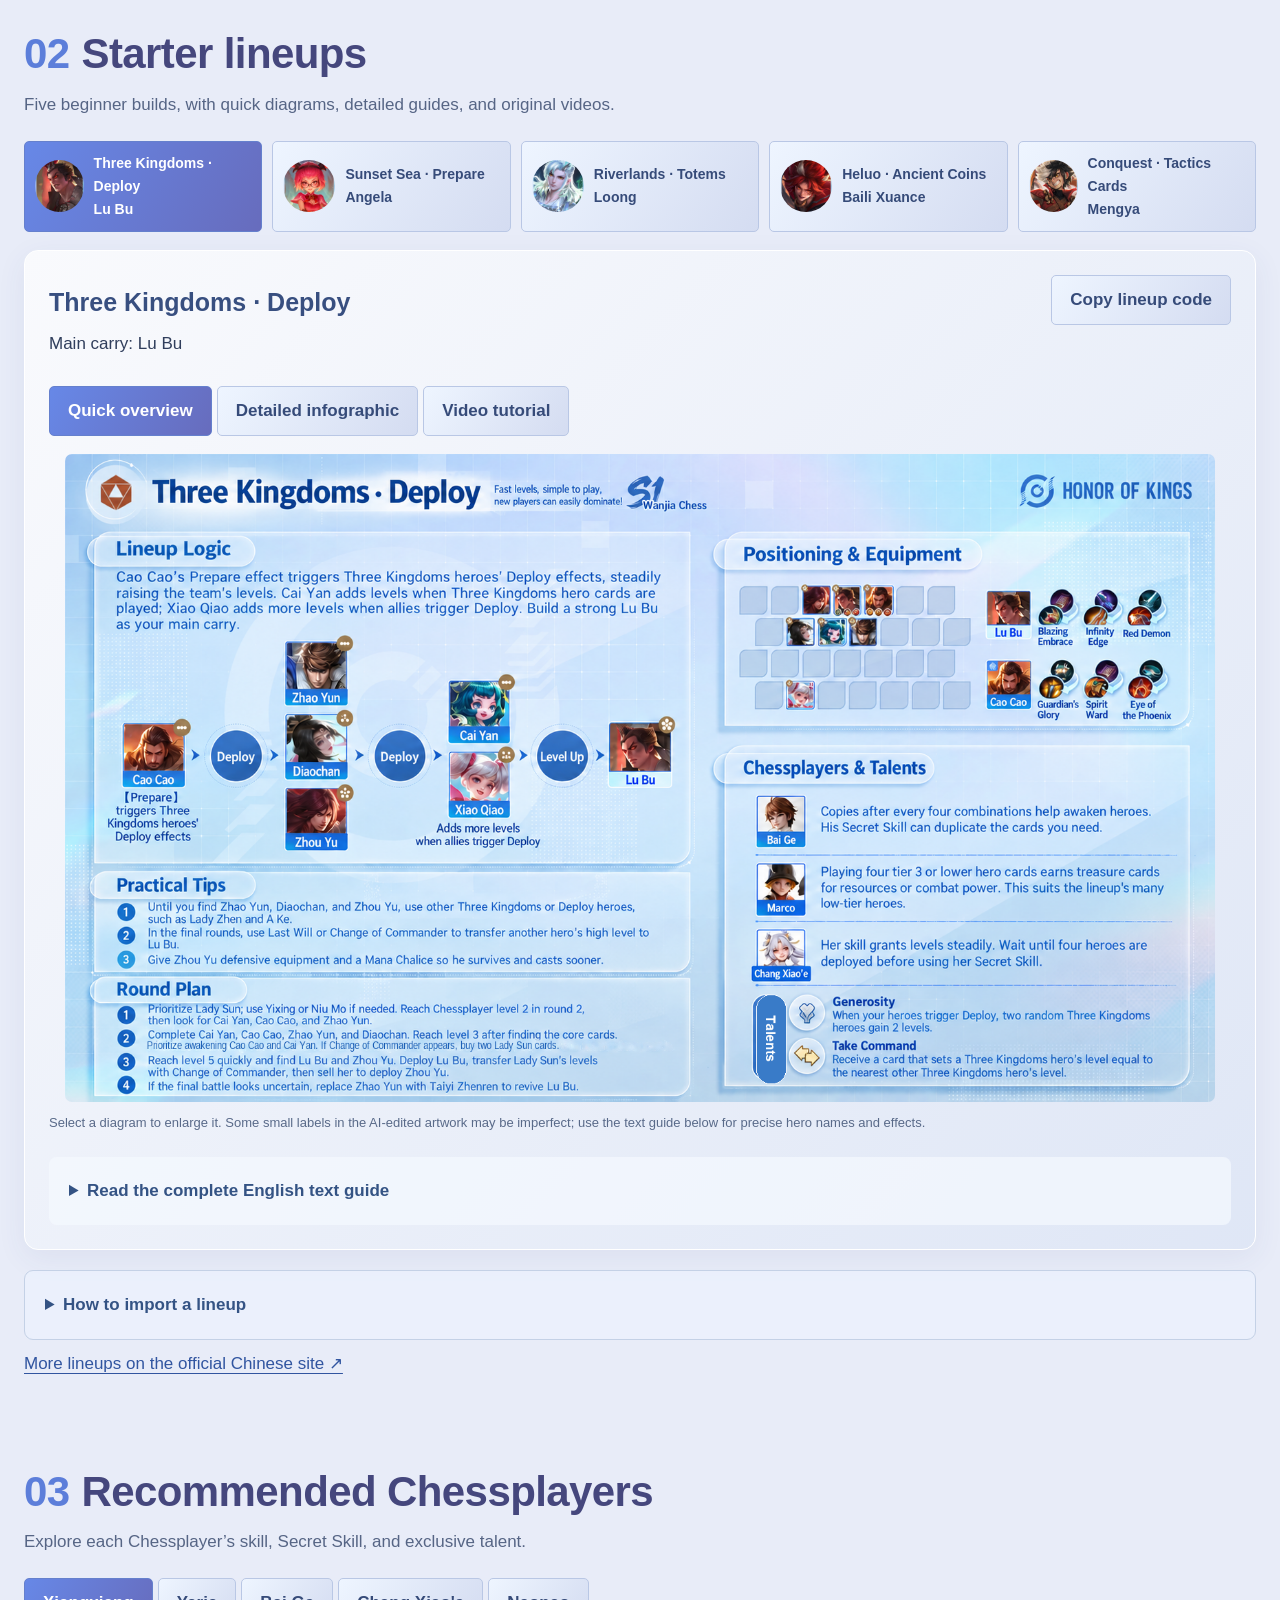
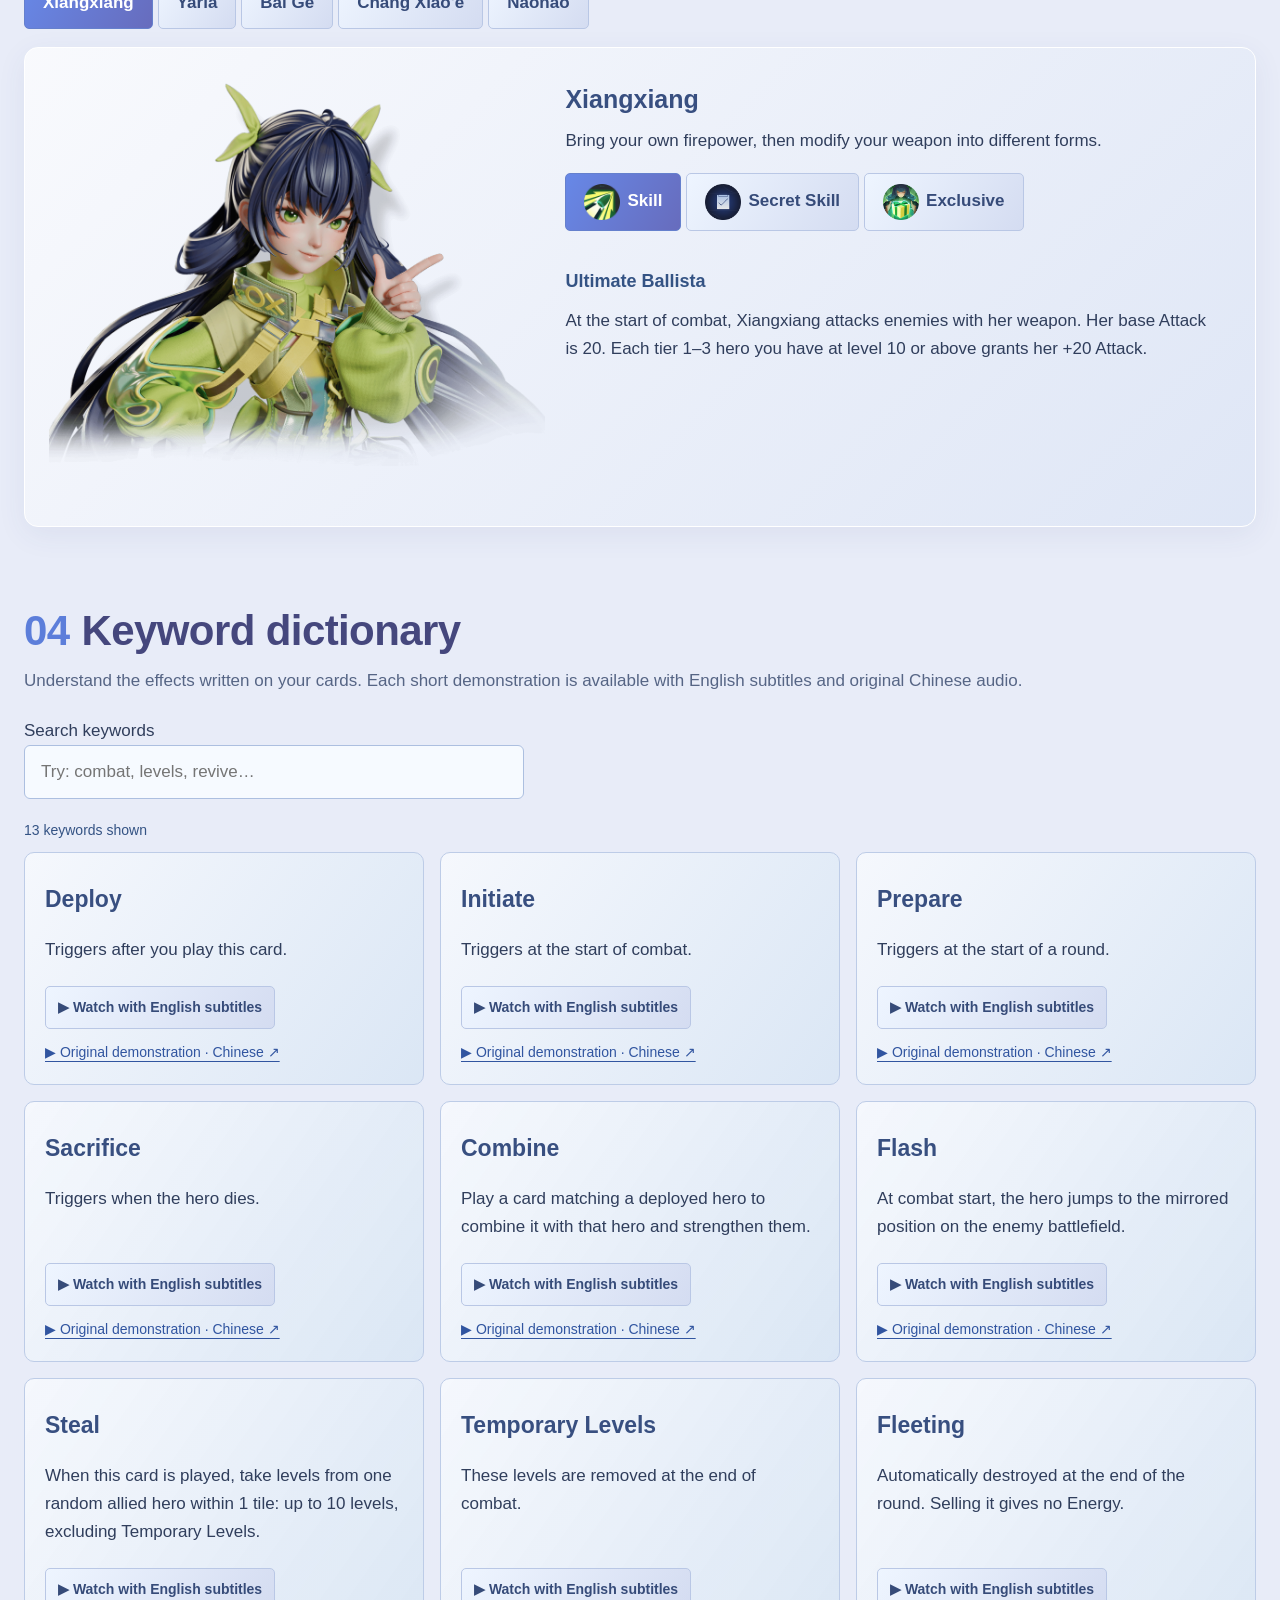
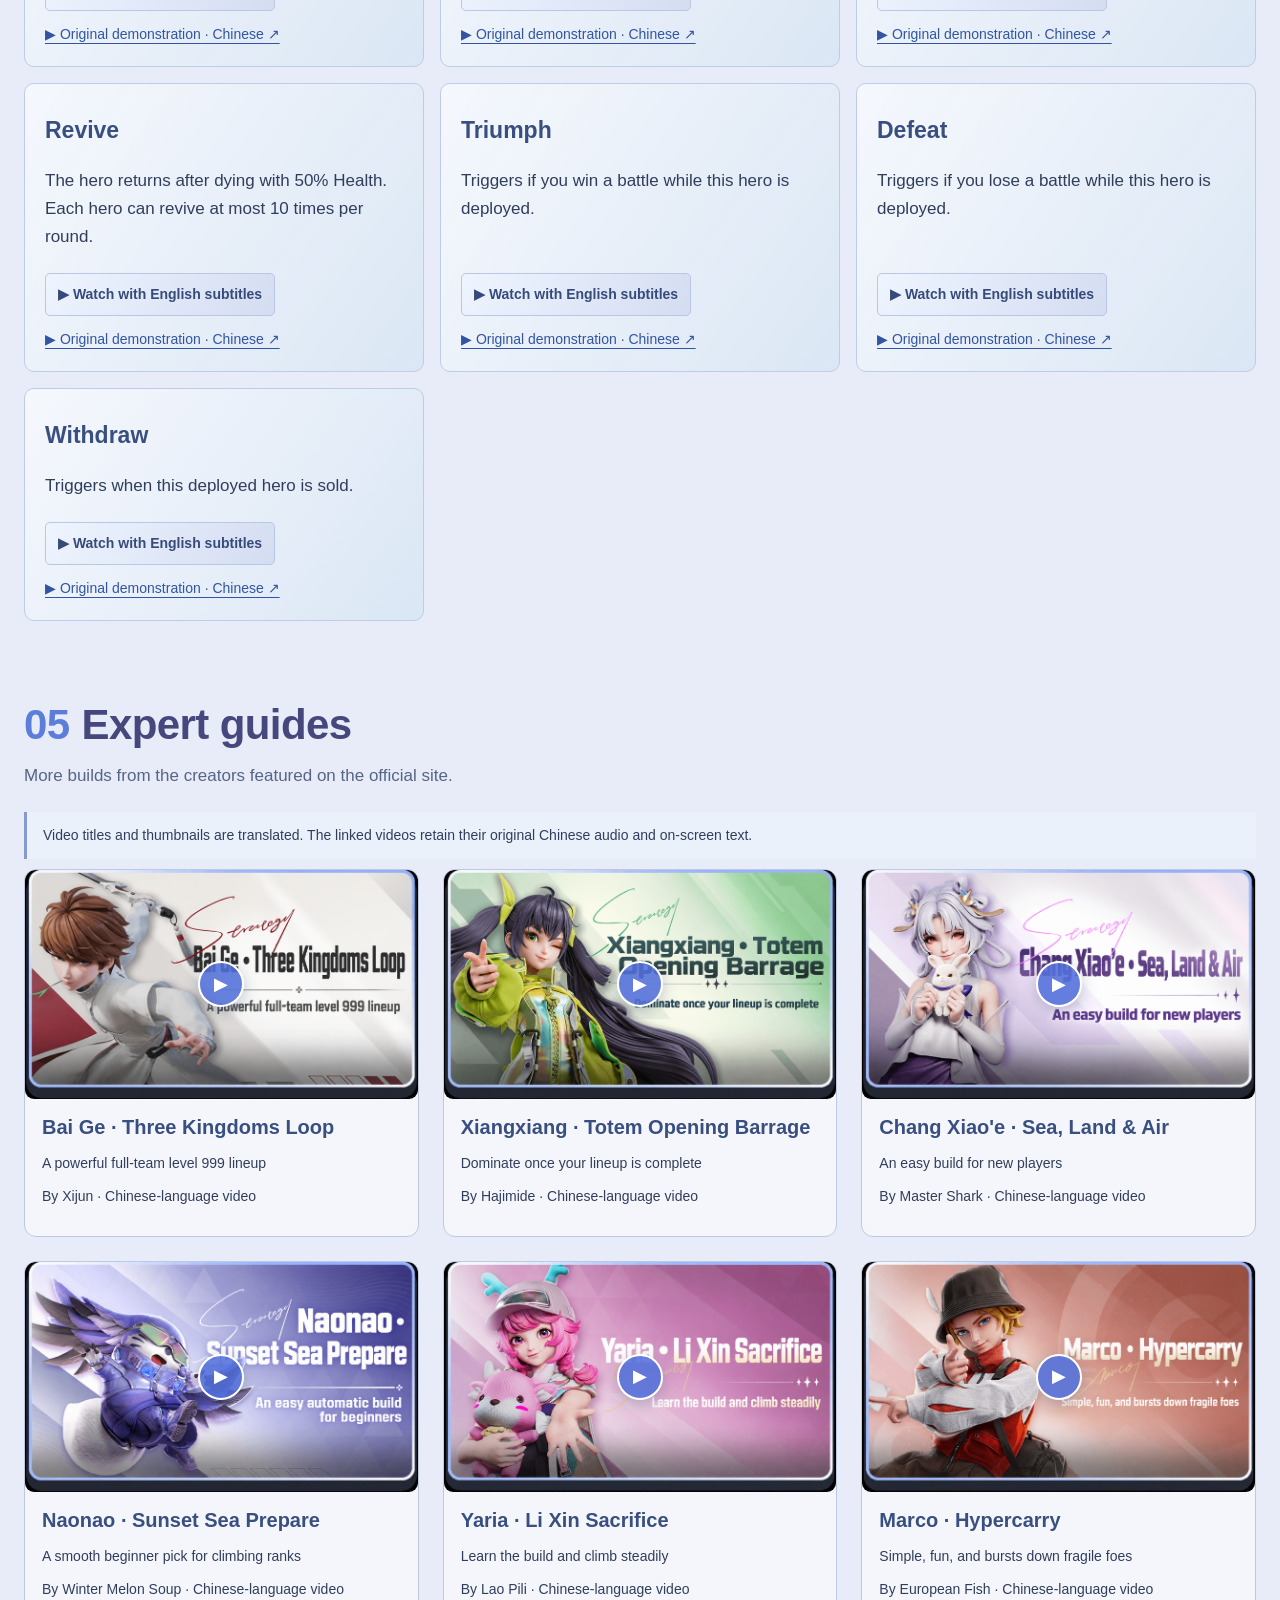
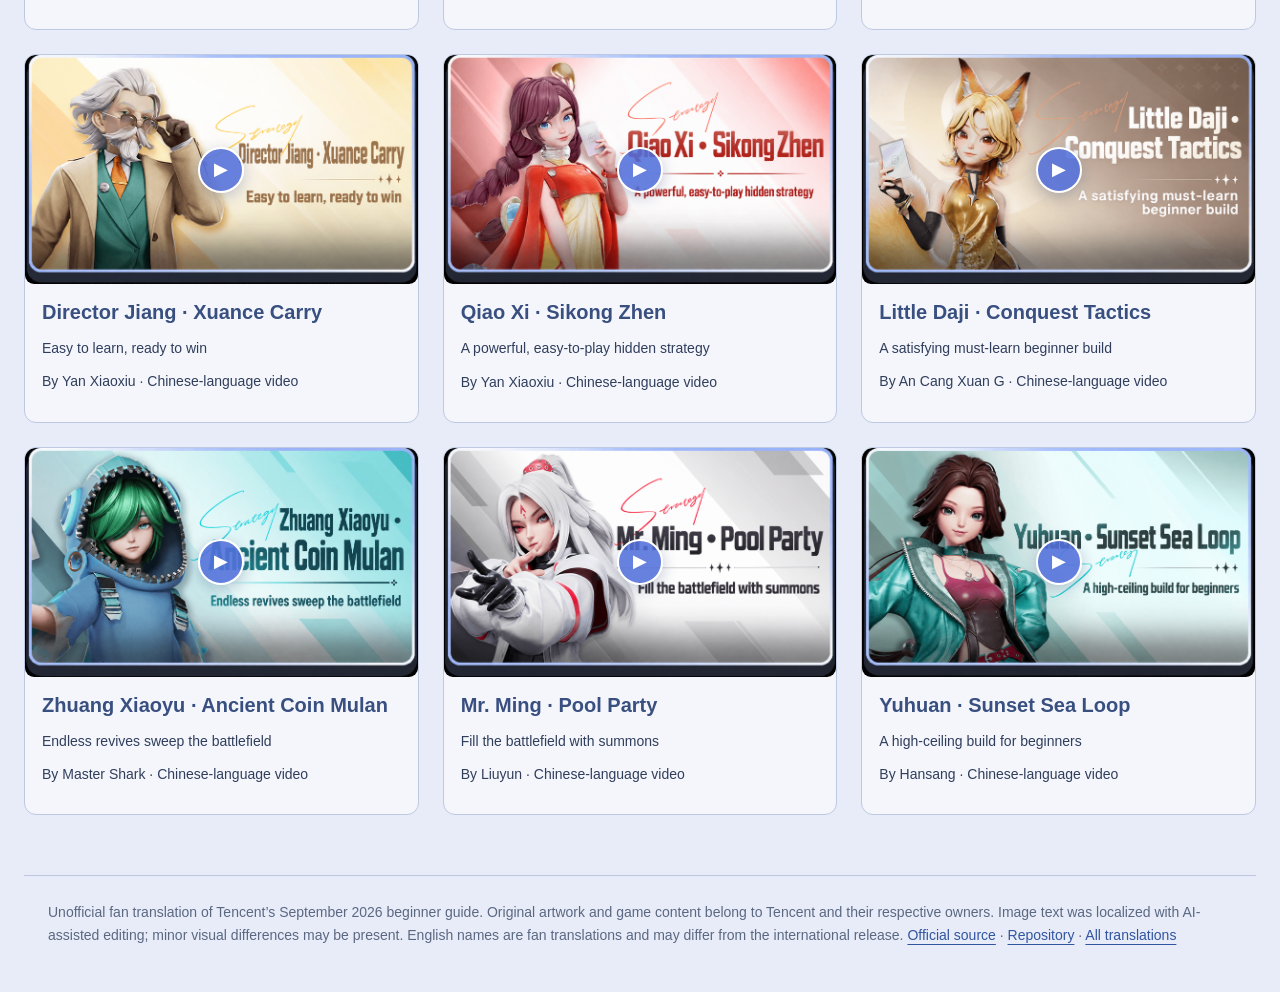
<file: docs/guides/beginner-guide.html>
<!doctype html><html lang="en"><head><meta charset="utf-8"><meta name="viewport" content="width=device-width,initial-scale=1"><title>Honor of Kings: ACE — Beginner Guide in English</title><meta name="description" content="Unofficial English translation of the official HoK: ACE beginner guide: rules, five starter lineups, Chessplayers, keywords, and translated artwork."><style>*{box-sizing:border-box}html{scroll-behavior:smooth;scroll-padding-top:85px}body{margin:0;color:#303e5c;background:#e8ecf8;font:17px/1.65 'Segoe UI',Arial,sans-serif}a{color:#3155a0;text-underline-offset:4px}button,input{font:inherit}button{cursor:pointer}button,a,input,summary{touch-action:manipulation}button:focus-visible,a:focus-visible,summary:focus-visible,input:focus-visible{outline:3px solid #4269ce;outline-offset:4px}img{max-width:100%;height:auto;display:block}[hidden]{display:none!important}.site-nav{position:sticky;top:0;z-index:5;background:#f4f7ffff;border-bottom:1px solid #c4cbe3;padding:14px 24px;display:flex;gap:22px;justify-content:center;flex-wrap:wrap;font-size:15px}.site-nav a{text-decoration:none;font-weight:600}.masthead{width:100%;background:#e3e8f6}.masthead img{width:100%}.source-row{max-width:1280px;margin:auto;padding:18px 24px;display:flex;gap:12px 24px;flex-wrap:wrap;font-size:15px}main{background:url('../assets/beginner-guide/part2.jpg') top center/100% auto no-repeat}section{max-width:1280px;margin:auto;padding:40px 24px;scroll-margin-top:30px}h1.sr-only{position:absolute;width:1px;height:1px;overflow:hidden;clip-path:inset(50%)}h2{font-size:clamp(27px,3.5vw,42px);line-height:1.15;color:#45477d;margin:0 0 12px;letter-spacing:-.6px}h2 span{color:#5c7eda;margin-right:12px}h3{font-size:25px;line-height:1.25;color:#384f80;margin:12px 0}h4{font-size:18px;margin:18px 0 5px;color:#345384}p{margin:10px 0}.section-intro{margin-bottom:22px;color:#566585}.tabs{display:flex;gap:5px;flex-wrap:wrap;margin:18px 0}.tabs button,.button{border:1px solid #b9c7e5;background:linear-gradient(125deg,#eef5ff,#d4dcf1);color:#364b79;padding:10px 18px;border-radius:5px;font-weight:600;text-decoration:none;display:inline-block}.tabs button[aria-selected=true],.tabs button:hover,.button:hover{background:linear-gradient(120deg,#6788e7,#676cbd);color:white;border-color:#6580cd}.panel{background:linear-gradient(135deg,#ffffffb8,#dbe4f5b8);border:1px solid #ffffff;border-radius:14px;padding:24px;box-shadow:0 8px 30px #3d487b12}.slide{display:grid;grid-template-columns:minmax(0,3fr) minmax(230px,1fr);gap:26px;align-items:center}.slide-count{color:#6179b5;font-size:34px;line-height:1}.slide-controls{display:flex;align-items:center;gap:16px;justify-content:center;margin-top:18px}.slide-controls button{border:1px solid #b9c7e5;border-radius:50%;width:44px;height:44px;color:#3f5caa;background:#edf3ff;font-size:24px}.slide-controls span{min-width:65px;text-align:center}.zoom{display:block;padding:0;border:0;background:transparent;cursor:zoom-in;width:100%}.zoom img{width:100%;border-radius:7px}.zoom-note,.language{font-size:13px;color:#596a89}.lineup-tabs{display:grid;grid-template-columns:repeat(5,1fr);gap:10px}.lineup-tabs button{display:flex;align-items:center;gap:10px;text-align:left;padding:10px;font-size:14px}.lineup-tabs img{width:52px;height:52px;object-fit:cover;border-radius:50%}.lineup-tabs strong{display:block}.lineup-header{display:flex;justify-content:space-between;gap:20px;align-items:start}.lineup-header .button{white-space:nowrap}.guide-image{max-width:1150px;margin:auto}.long-guide{max-width:800px;margin:auto}.video-link{display:block;position:relative;text-decoration:none}.video-link .play{position:absolute;left:50%;top:50%;transform:translate(-50%,-50%);background:#526fdbdf;color:white;border:2px solid white;border-radius:50%;width:68px;height:68px;display:grid;place-items:center;font-size:27px;box-shadow:0 4px 15px #263b6845}.video-link img{width:100%;border-radius:9px}.text-guide{margin-top:24px;background:#f5f9ffb3;padding:20px;border-radius:8px}.text-guide summary,details.import summary{cursor:pointer;font-weight:600;color:#345384}.text-guide li{margin:8px 0}.text-guide dl dt{font-weight:600;color:#345384;margin-top:10px}.text-guide dl dd{margin-left:0}.rounds{display:grid;grid-template-columns:120px 1fr;gap:12px;border-bottom:1px solid #c3d1e8;padding:12px 0}.rounds strong{color:#4362a4}.import{padding:20px;margin-top:20px;background:#eef4ff9c;border:1px solid #c4d1e6;border-radius:9px}.import figure{margin:20px 0}.import img{max-width:800px;margin:auto}.import figcaption{margin-bottom:10px}.tactician{display:grid;grid-template-columns:42% minmax(0,1fr);align-items:start;gap:20px}.portrait{overflow:hidden;align-self:stretch;min-height:430px;position:relative}.portrait img{height:100%;width:100%;object-fit:cover;object-position:center;position:absolute}.skill-tabs img{width:36px;height:36px;object-fit:contain;display:inline-block;vertical-align:middle;margin-right:7px}.skill-copy{max-height:530px;overflow:auto;padding-right:15px}.keywords{display:grid;grid-template-columns:repeat(3,1fr);gap:16px}.keyword{border:1px solid #bdcce7;border-radius:10px;padding:20px;background:linear-gradient(125deg,#fbfdffb3,#d7e5f4c9);display:flex;flex-direction:column}.keyword h3{font-size:23px}.keyword p{flex:1}.keyword a{font-size:14px}.search{display:block;max-width:500px;margin:20px 0}.search input{width:100%;padding:12px 16px;border:1px solid #acbfe0;border-radius:6px;background:#f6faff;color:#303e5c}.video-grid{display:grid;grid-template-columns:repeat(3,1fr);gap:24px}.video-card{overflow:hidden;background:#ffffff8a;border:1px solid #bdc9e0;border-radius:12px}.video-card>div{padding:4px 17px 18px}.video-card h3{font-size:20px}.video-card p{font-size:14px}.video-card .play{width:46px;height:46px;font-size:18px}.status{font-size:14px;min-height:1.5em;color:#345384}footer{max-width:1232px;margin:20px auto;padding:25px 24px;border-top:1px solid #bac7df;font-size:14px;color:#5a6882}dialog{max-width:96vw;width:1400px;max-height:95vh;padding:16px;background:#edf3ff;border:1px solid #aabddd;border-radius:10px;color:#354768}dialog::backdrop{background:#111b37c9}dialog .dialog-bar{position:sticky;top:-16px;display:flex;justify-content:space-between;gap:20px;padding:12px;background:#edf3ff;z-index:1}dialog img{width:100%;height:auto}dialog button{border:1px solid #9db1d5;padding:6px 14px;border-radius:5px;background:#e0e9fa;color:#354768}.video-note{font-size:14px;padding:12px 16px;background:#edf4fca6;border-left:3px solid #869ad1}
@media(max-width:900px){.site-nav{justify-content:flex-start;gap:10px 18px;font-size:13px;padding:12px 18px}.slide{grid-template-columns:1fr}.lineup-tabs{grid-template-columns:repeat(3,1fr)}.keywords,.video-grid{grid-template-columns:repeat(2,1fr)}.tactician{grid-template-columns:35% 1fr}.portrait{min-height:350px}.skill-tabs button{font-size:14px;padding:8px}.skill-tabs img{width:26px;height:26px}.panel{padding:18px}.lineup-header{display:block}.lineup-header .button{margin-top:10px}}
@media(max-width:600px){body{font-size:16px}section{padding:30px 16px}.source-row{padding:14px 16px}.site-nav{position:static}.lineup-tabs{grid-template-columns:repeat(2,1fr)}.lineup-tabs button{font-size:12px}.lineup-tabs img{width:42px;height:42px}.tabs button{padding:9px 12px}.keywords,.video-grid,.tactician{grid-template-columns:1fr}.portrait{min-height:270px}.portrait img{object-fit:cover}.skill-copy{max-height:none}.rounds{grid-template-columns:1fr;gap:0}.text-guide{padding:14px}h2{font-size:29px}html{scroll-padding-top:15px}.skill-tabs button{font-size:13px}.skill-tabs img{width:22px;height:22px}}
@media(prefers-reduced-motion:reduce){html{scroll-behavior:auto}}
@media print{.site-nav,.tabs,.slide-controls,.zoom-note,.search{display:none}.panel{box-shadow:none}body,main{background:white}.panel[hidden],.slide[hidden],.skill-panel[hidden]{display:block!important}.tactician{display:block}.portrait{display:none}section{break-before:page}dialog{display:none}}
#video-dialog{width:1100px}#video-player{width:100%;aspect-ratio:16/9;background:#151d30}
.keyword-actions{display:flex;flex-direction:column;align-items:flex-start;gap:12px;margin-top:12px}.keyword-actions .button{font-size:14px;padding:9px 12px}#subtitled-video-dialog{width:1100px}#subtitled-video-dialog video{display:block;width:100%;max-height:70vh;aspect-ratio:16/9;background:#151d30}#subtitled-video-dialog .status:empty{display:none}
</style></head><body><header aria-label="Unofficial translation notice" style="background:linear-gradient(115deg,#dfeaf6 0%,#f1f7fc 60%,#dceafa 100%);color:#253442;border-bottom:1px solid #b8ccdf;padding:24px max(20px,calc((100vw - 1216px)/2));font-family:'Segoe UI',Arial,sans-serif;line-height:1.6">
  <strong style="display:block;font-size:clamp(25px,2.6vw,32px);font-weight:600;line-height:1.25;color:#31557c">UNOFFICIAL ENGLISH TRANSLATION</strong>
  <p style="margin:10px 0 12px;font-size:16px;color:#425d75">A fan-made translation of official Honor of Kings: ACE content. Not affiliated with or endorsed by Tencent or TiMi Studio Group.</p>
  <div style="display:flex;flex-wrap:wrap;gap:8px 26px;font-size:16px;font-weight:600">
    <a href="https://wxq.qq.com/" style="color:#3155a0;text-decoration:underline;text-underline-offset:4px">Official Chinese website ↗</a>
    <a href="https://honorofkingsace.com/" style="color:#3155a0;text-decoration:underline;text-underline-offset:4px">Official English website ↗</a>
  </div>
</header>
<nav class="site-nav" aria-label="Guide sections"><a href="../index.html">HoK: ACE · English</a><a href="#rules">Basic rules</a><a href="#lineups">Starter lineups</a><a href="#tacticians">Chessplayers</a><a href="#keywords">Keywords</a><a href="#videos">Expert guides</a></nav><h1 class="sr-only">Honor of Kings: ACE — Beginner Guide</h1><div class="masthead"><img src="../assets/beginner-guide/part1-en.png" alt="Your ACE Journey — Honor of Kings: ACE Beginner Guide" width="2194" height="717" fetchpriority="high"></div><div class="source-row"><a href="https://wxq.qq.com/cp/a202609xszy/index.html" target="_blank" rel="noopener">View this guide on the official Chinese site ↗</a><a href="https://wxq.qq.com/" target="_blank" rel="noopener">Official downloads ↗</a><span>Chinese-server guide · September 2026</span></div><main><section id="rules"><h2><span>01</span>Basic rules</h2><p class="section-intro">Learn the essentials and get ready for your first match.</p><div class="tabs " role="tablist" aria-label="rules" data-tabs><button type="button" role="tab" id="rules-tab-0" aria-controls="rules-0" aria-selected="true" tabindex="0">ACE Tournament</button><button type="button" role="tab" id="rules-tab-1" aria-controls="rules-1" aria-selected="false" tabindex="-1">Chessplayers</button><button type="button" role="tab" id="rules-tab-2" aria-controls="rules-2" aria-selected="false" tabindex="-1">Heroes</button><button type="button" role="tab" id="rules-tab-3" aria-controls="rules-3" aria-selected="false" tabindex="-1">Talents</button><button type="button" role="tab" id="rules-tab-4" aria-controls="rules-4" aria-selected="false" tabindex="-1">Energy</button><button type="button" role="tab" id="rules-tab-5" aria-controls="rules-5" aria-selected="false" tabindex="-1">Auctions</button></div><div role="tabpanel" class="panel" id="rules-0" aria-labelledby="rules-tab-0"><div data-carousel><div class="slide"><button class="zoom" type="button" aria-label="Enlarge Choose your Chessplayer"><img src="../assets/beginner-guide/swiper1_1-en.png" alt="Choose your Chessplayer" width="1774" height="887" loading="lazy"></button><div><span class="slide-count">01</span><h3>Choose your Chessplayer</h3><p>Six Chessplayers compete in the ACE Tournament. Each starts with 60 Health.</p></div></div><div class="slide" hidden><button class="zoom" type="button" aria-label="Enlarge Build your lineup"><img src="../assets/beginner-guide/swiper1_2-en.png" alt="Build your lineup" width="1774" height="887" loading="lazy"></button><div><span class="slide-count">02</span><h3>Build your lineup</h3><p>Buy cards to build a lineup. Each round, you face a randomly selected opponent. The winner deals damage to the loser’s Health.</p></div></div><div class="slide" hidden><button class="zoom" type="button" aria-label="Enlarge Find synergies"><img src="../assets/beginner-guide/swiper1_3-en.png" alt="Find synergies" width="1774" height="887" loading="lazy"></button><div><span class="slide-count">03</span><h3>Find synergies</h3><p>Use your heroes’ card effects together to strengthen your lineup.</p></div></div><div class="slide" hidden><button class="zoom" type="button" aria-label="Enlarge Be the last survivor"><img src="../assets/beginner-guide/swiper1_4-en.png" alt="Be the last survivor" width="1774" height="887" loading="lazy"></button><div><span class="slide-count">04</span><h3>Be the last survivor</h3><p>A Chessplayer is eliminated at 0 Health. The last Chessplayer standing wins.</p></div></div><div class="slide-controls"><button type="button" data-direction="-1" aria-label="Previous ACE Tournament slide">‹</button><span data-counter aria-live="polite">1 / 4</span><button type="button" data-direction="1" aria-label="Next ACE Tournament slide">›</button></div></div><p class="zoom-note">Select an image to enlarge it.</p><a class="button" href="https://wxq.qq.com/cp/a202609xszy/index.html" data-video="y1285cnprk7" target="_blank" rel="noopener" aria-label="ACE Tournament — original Chinese-language video">▶ Watch original video (Chinese) ↗</a></div><div role="tabpanel" class="panel" id="rules-1" aria-labelledby="rules-tab-1" hidden><div data-carousel><div class="slide"><button class="zoom" type="button" aria-label="Enlarge Unique skills"><img src="../assets/beginner-guide/swiper2_1-en.png" alt="Unique skills" width="1774" height="887" loading="lazy"></button><div><span class="slide-count">01</span><h3>Unique skills</h3><p>Every Chessplayer has a unique skill. Select the skill button to see its details.</p></div></div><div class="slide" hidden><button class="zoom" type="button" aria-label="Enlarge Secret Skills"><img src="../assets/beginner-guide/swiper2_2-en.png" alt="Secret Skills" width="1774" height="887" loading="lazy"></button><div><span class="slide-count">02</span><h3>Secret Skills</h3><p>Every Chessplayer has a Secret Skill mission. Complete it to earn a Secret Skill Card.</p></div></div><div class="slide" hidden><button class="zoom" type="button" aria-label="Enlarge Exclusive talents"><img src="../assets/beginner-guide/swiper2_3-en.png" alt="Exclusive talents" width="1774" height="887" loading="lazy"></button><div><span class="slide-count">03</span><h3>Exclusive talents</h3><p>At Chessplayer level 6, claim an exclusive talent with a powerful effect.</p></div></div><div class="slide" hidden><button class="zoom" type="button" aria-label="Enlarge Level up"><img src="../assets/beginner-guide/swiper2_4-en.png" alt="Level up" width="1774" height="887" loading="lazy"></button><div><span class="slide-count">04</span><h3>Level up</h3><p>Spend Energy to raise your Chessplayer’s level. Each level-up unlocks one free talent. Levels marked with a unit-count icon also grant +1 deployment slot. Higher Chessplayer levels increase the chance of finding higher-tier hero cards.</p></div></div><div class="slide" hidden><button class="zoom" type="button" aria-label="Enlarge Free Chessplayer rotation"><img src="../assets/beginner-guide/swiper2_5-en.png" alt="Free Chessplayer rotation" width="1774" height="887" loading="lazy"></button><div><span class="slide-count">05</span><h3>Free Chessplayer rotation</h3><p>Before Platinum, free Chessplayers unlock according to your rank. After you reach Platinum, the standard weekly free rotation begins the following week.</p></div></div><div class="slide-controls"><button type="button" data-direction="-1" aria-label="Previous Chessplayers slide">‹</button><span data-counter aria-live="polite">1 / 5</span><button type="button" data-direction="1" aria-label="Next Chessplayers slide">›</button></div></div><p class="zoom-note">Select an image to enlarge it.</p><a class="button" href="https://wxq.qq.com/cp/a202609xszy/index.html" data-video="e12866xbiwl" target="_blank" rel="noopener" aria-label="Chessplayers — original Chinese-language video">▶ Watch original video (Chinese) ↗</a></div><div role="tabpanel" class="panel" id="rules-2" aria-labelledby="rules-tab-2" hidden><div data-carousel><div class="slide"><button class="zoom" type="button" aria-label="Enlarge Deploy and combine"><img src="../assets/beginner-guide/swiper3_1-en.png" alt="Deploy and combine" width="1774" height="887" loading="lazy"></button><div><span class="slide-count">01</span><h3>Deploy and combine</h3><p>Drag a hero card onto the battlefield to deploy that hero. Playing a duplicate of an already deployed hero combines it with that hero and increases their level.</p></div></div><div class="slide" hidden><button class="zoom" type="button" aria-label="Enlarge Hero levels"><img src="../assets/beginner-guide/swiper3_2-en.png" alt="Hero levels" width="1774" height="887" loading="lazy"></button><div><span class="slide-count">02</span><h3>Hero levels</h3><p>Heroes start at level 1 when deployed. Their maximum level is 999.</p></div></div><div class="slide" hidden><button class="zoom" type="button" aria-label="Enlarge Hero details"><img src="../assets/beginner-guide/swiper3_3-en.png" alt="Hero details" width="1774" height="887" loading="lazy"></button><div><span class="slide-count">03</span><h3>Hero details</h3><p>Select a hero to view their detailed stats, skills, and other information.</p></div></div><div class="slide" hidden><button class="zoom" type="button" aria-label="Enlarge Card effects"><img src="../assets/beginner-guide/swiper3_4-en.png" alt="Card effects" width="1774" height="887" loading="lazy"></button><div><span class="slide-count">04</span><h3>Card effects</h3><p>Hero cards have different effects. Use them well to strengthen your lineup faster and win.</p></div></div><div class="slide" hidden><button class="zoom" type="button" aria-label="Enlarge Factions"><img src="../assets/beginner-guide/swiper3_5-en.png" alt="Factions" width="1774" height="887" loading="lazy"></button><div><span class="slide-count">05</span><h3>Factions</h3><p>Each hero belongs to a faction. Different factions have different playstyles.</p></div></div><div class="slide" hidden><button class="zoom" type="button" aria-label="Enlarge Positioning and roles"><img src="../assets/beginner-guide/swiper3_6-en.png" alt="Positioning and roles" width="1774" height="887" loading="lazy"></button><div><span class="slide-count">06</span><h3>Positioning and roles</h3><p>The right side of a card shows the hero’s role and recommended position.</p></div></div><div class="slide-controls"><button type="button" data-direction="-1" aria-label="Previous Heroes slide">‹</button><span data-counter aria-live="polite">1 / 6</span><button type="button" data-direction="1" aria-label="Next Heroes slide">›</button></div></div><p class="zoom-note">Select an image to enlarge it.</p><a class="button" href="https://wxq.qq.com/cp/a202609xszy/index.html" data-video="k1285b6imwl" target="_blank" rel="noopener" aria-label="Heroes — original Chinese-language video">▶ Watch original video (Chinese) ↗</a></div><div role="tabpanel" class="panel" id="rules-3" aria-labelledby="rules-tab-3" hidden><div data-carousel><div class="slide"><button class="zoom" type="button" aria-label="Enlarge Choose one of three"><img src="../assets/beginner-guide/swiper4_1-en.png" alt="Choose one of three" width="1774" height="887" loading="lazy"></button><div><span class="slide-count">01</span><h3>Choose one of three</h3><p>Each Chessplayer level-up lets you choose one of three talents for free. Talents come in tier 1 (Bronze), tier 2 (Silver), and tier 3 (Gold); higher tiers are stronger. All six players receive the same talent tier at the same level in a match. At Silver rank and above, you can refresh your talent choices once per match.</p></div></div></div><p class="zoom-note">Select an image to enlarge it.</p><a class="button" href="https://wxq.qq.com/cp/a202609xszy/index.html" data-video="f1284metmmu" target="_blank" rel="noopener" aria-label="Talents — original Chinese-language video">▶ Watch original video (Chinese) ↗</a></div><div role="tabpanel" class="panel" id="rules-4" aria-labelledby="rules-tab-4" hidden><div data-carousel><div class="slide"><button class="zoom" type="button" aria-label="Enlarge Earning Energy"><img src="../assets/beginner-guide/swiper5_1-en.png" alt="Earning Energy" width="1774" height="887" loading="lazy"></button><div><span class="slide-count">01</span><h3>Earning Energy</h3><p>You receive a fixed amount of Energy each round. Unspent Energy carries over. Selling a hero card gives 1 Energy; selling a deployed hero also gives 1 Energy. Some talents and effect cards grant Energy too.</p></div></div><div class="slide" hidden><button class="zoom" type="button" aria-label="Enlarge Spending Energy"><img src="../assets/beginner-guide/swiper5_2-en.png" alt="Spending Energy" width="1774" height="887" loading="lazy"></button><div><span class="slide-count">02</span><h3>Spending Energy</h3><p>Hero cards always cost 3 Energy. An effect card’s cost appears in its upper-right corner. Leveling your Chessplayer also costs Energy; the level-up button shows the current cost.</p></div></div><div class="slide-controls"><button type="button" data-direction="-1" aria-label="Previous Energy slide">‹</button><span data-counter aria-live="polite">1 / 2</span><button type="button" data-direction="1" aria-label="Next Energy slide">›</button></div></div><p class="zoom-note">Select an image to enlarge it.</p><a class="button" href="https://wxq.qq.com/cp/a202609xszy/index.html" data-video="k1285pr5ujb" target="_blank" rel="noopener" aria-label="Energy — original Chinese-language video">▶ Watch original video (Chinese) ↗</a></div><div role="tabpanel" class="panel" id="rules-5" aria-labelledby="rules-tab-5" hidden><div data-carousel><div class="slide"><button class="zoom" type="button" aria-label="Enlarge Place a bid"><img src="../assets/beginner-guide/swiper6_1-en.png" alt="Place a bid" width="1774" height="887" loading="lazy"></button><div><span class="slide-count">01</span><h3>Place a bid</h3><p>At set rounds, everyone enters an auction for hero cards, effect cards, and other rewards. Select an item and press Bid. There is no bidding cap. The highest bidder wins, and unsuccessful bids cost no Energy. If bids are tied, the earlier bid wins.</p></div></div><div class="slide" hidden><button class="zoom" type="button" aria-label="Enlarge Auction dividends"><img src="../assets/beginner-guide/swiper6_2-en.png" alt="Auction dividends" width="1774" height="887" loading="lazy"></button><div><span class="slide-count">02</span><h3>Auction dividends</h3><p>Effective bids go into a dividend pool. When the auction ends, the pool’s Energy is distributed among all players. Players with lower Health receive a larger share.</p></div></div><div class="slide" hidden><button class="zoom" type="button" aria-label="Enlarge Collect waiting-area drops"><img src="../assets/beginner-guide/swiper6_3-en.png" alt="Collect waiting-area drops" width="1774" height="887" loading="lazy"></button><div><span class="slide-count">03</span><h3>Collect waiting-area drops</h3><p>While players wait, random items drop every few seconds. More waiting players means more drops. Interaction items are most common; Energy and hero cards are rarer. Energy drops give 1 Energy, and hero drops are tier 1 or tier 2.</p></div></div><div class="slide-controls"><button type="button" data-direction="-1" aria-label="Previous Auctions slide">‹</button><span data-counter aria-live="polite">1 / 3</span><button type="button" data-direction="1" aria-label="Next Auctions slide">›</button></div></div><p class="zoom-note">Select an image to enlarge it.</p><a class="button" href="https://wxq.qq.com/cp/a202609xszy/index.html" data-video="c1285joyba5" target="_blank" rel="noopener" aria-label="Auctions — original Chinese-language video">▶ Watch original video (Chinese) ↗</a></div></section><section id="lineups"><h2><span>02</span>Starter lineups</h2><p class="section-intro">Five beginner builds, with quick diagrams, detailed guides, and original videos.</p><div class="tabs lineup-tabs" role="tablist" aria-label="lineups" data-tabs><button type="button" role="tab" id="lineups-tab-0" aria-controls="lineups-0" aria-selected="true" tabindex="0"><img src="../assets/beginner-guide/lvbu_avatar.png" alt="" width="135" height="183" loading="lazy"><span>Three Kingdoms · Deploy<strong>Lu Bu</strong></span></button><button type="button" role="tab" id="lineups-tab-1" aria-controls="lineups-1" aria-selected="false" tabindex="-1"><img src="../assets/beginner-guide/anqila_avatar.png" alt="" width="135" height="184" loading="lazy"><span>Sunset Sea · Prepare<strong>Angela</strong></span></button><button type="button" role="tab" id="lineups-tab-2" aria-controls="lineups-2" aria-selected="false" tabindex="-1"><img src="../assets/beginner-guide/aoyin_avatar.png" alt="" width="135" height="184" loading="lazy"><span>Riverlands · Totems<strong>Loong</strong></span></button><button type="button" role="tab" id="lineups-tab-3" aria-controls="lineups-3" aria-selected="false" tabindex="-1"><img src="../assets/beginner-guide/bailixuance_avatar.png" alt="" width="135" height="183" loading="lazy"><span>Heluo · Ancient Coins<strong>Baili Xuance</strong></span></button><button type="button" role="tab" id="lineups-tab-4" aria-controls="lineups-4" aria-selected="false" tabindex="-1"><img src="../assets/beginner-guide/mengya_avatar.png" alt="" width="135" height="184" loading="lazy"><span>Conquest · Tactics Cards<strong>Mengya</strong></span></button></div><div role="tabpanel" class="panel" id="lineups-0" aria-labelledby="lineups-tab-0"><div class="lineup-header"><div><h3>Three Kingdoms · Deploy</h3><p>Main carry: Lu Bu</p></div><div><button type="button" class="button" data-code="1">Copy lineup code</button><p class="status" role="status"></p></div></div><div class="tabs " role="tablist" aria-label="lineup-view-0" data-tabs><button type="button" role="tab" id="lineup-view-0-tab-0" aria-controls="lineup-view-0-0" aria-selected="true" tabindex="0">Quick overview</button><button type="button" role="tab" id="lineup-view-0-tab-1" aria-controls="lineup-view-0-1" aria-selected="false" tabindex="-1">Detailed infographic</button><button type="button" role="tab" id="lineup-view-0-tab-2" aria-controls="lineup-view-0-2" aria-selected="false" tabindex="-1">Video tutorial</button></div><div role="tabpanel" class="guide-image" id="lineup-view-0-0" aria-labelledby="lineup-view-0-tab-0"><button class="zoom" type="button" aria-label="Enlarge Three Kingdoms · Deploy quick overview"><img src="../assets/beginner-guide/guide_1_2-en.png" alt="Three Kingdoms · Deploy quick overview" width="1672" height="941" loading="lazy"></button></div><div role="tabpanel" class="long-guide" id="lineup-view-0-1" aria-labelledby="lineup-view-0-tab-1" hidden><button class="zoom" type="button" aria-label="Enlarge Three Kingdoms · Deploy detailed infographic"><img src="../assets/beginner-guide/guide_1_3-en.png" alt="Three Kingdoms · Deploy detailed infographic" width="748" height="2103" loading="lazy"></button></div><div role="tabpanel" class="" id="lineup-view-0-2" aria-labelledby="lineup-view-0-tab-2" hidden><a class="video-link" href="https://wxq.qq.com/cp/a202609xszy/index.html" data-video="e1284rtzoq0" target="_blank" rel="noopener" aria-label="Three Kingdoms · Deploy — original Chinese-language video"><img src="../assets/beginner-guide/video_poster_1-en.png" alt="Three Kingdoms · Deploy" width="1672" height="941" loading="lazy"><span class="play" aria-hidden="true">▶</span></a><p class="language">Original video in Chinese; plays in the original Tencent player.</p></div><p class="zoom-note">Select a diagram to enlarge it. Some small labels in the AI-edited artwork may be imperfect; use the text guide below for precise hero names and effects.</p><details class="text-guide"><summary>Read the complete English text guide</summary><h4>Core lineup</h4><p>Lu Bu, Cai Yan, Zhao Yun, Diaochan, Xiao Qiao, Zhou Yu, Cao Cao</p><h4>How it works</h4><p>Cao Cao’s Prepare effect triggers Three Kingdoms heroes’ Deploy effects, steadily raising the team’s levels. Cai Yan adds levels when Three Kingdoms hero cards are played; Xiao Qiao adds more levels when allies trigger Deploy. Build a strong Lu Bu as your main carry.</p><h4>Practical tips</h4><ul><li>Until you find Zhao Yun, Diaochan, and Zhou Yu, use other Three Kingdoms or Deploy heroes, such as Lady Zhen and A Ke.</li><li>In the final rounds, use Last Will or Change of Commander to transfer another hero’s high level to Lu Bu.</li><li>Give Zhou Yu defensive equipment and a Mana Chalice so he survives and casts sooner.</li></ul><h4>Round-by-round plan</h4><div class="rounds"><strong>Rounds 1–3</strong><div>Prioritize Lady Sun; use Yixing or Niu Mo if needed. Reach Chessplayer level 2 in round 2, then look for Cai Yan, Cao Cao, and Zhao Yun.</div></div><div class="rounds"><strong>Rounds 4–7</strong><div>Complete Cai Yan, Cao Cao, Zhao Yun, and Diaochan. Reach level 3 after finding the core cards. Prioritize awakening Cao Cao and Cai Yan. If Change of Commander appears, buy two Lady Sun cards. Reach level 4 and add Xiao Qiao.</div></div><div class="rounds"><strong>Rounds 8–11</strong><div>Reach level 5 quickly and find Lu Bu and Zhou Yu. Deploy Lu Bu, transfer Lady Sun’s levels with Change of Commander, then sell her to deploy Zhou Yu.</div></div><div class="rounds"><strong>Round 12+</strong><div>If the final battle looks uncertain, replace Zhao Yun with Taiyi Zhenren to revive Lu Bu.</div></div><h4>Recommended equipment</h4><dl><dt>Lu Bu</dt><dd>Blazing Embrace, Infinity Edge, Red Demon</dd><dt>Cao Cao</dt><dd>Guardian’s Glory, Spirit Ward, Eye of the Phoenix</dd></dl><h4>Recommended Chessplayers</h4><dl><dt>Bai Ge</dt><dd>Copies after every four combinations help awaken heroes. His Secret Skill can duplicate the cards you need.</dd><dt>Marco</dt><dd>Playing four tier 3 or lower hero cards earns treasure cards for resources or combat power. This suits the lineup’s many low-tier heroes.</dd><dt>Chang Xiao&#x27;e</dt><dd>Her skill grants levels steadily. Wait until four heroes are deployed before using her Secret Skill.</dd></dl><h4>Recommended talents</h4><dl><dt>Generosity</dt><dd>When your heroes trigger Deploy, two random Three Kingdoms heroes gain 2 levels.</dd><dt>Take Command</dt><dd>Receive a card that sets a Three Kingdoms hero’s level equal to the nearest other Three Kingdoms hero’s level.</dd></dl><h4>Hero card effects</h4><dl><dt>Lu Bu</dt><dd>Initiate: The three highest-level Three Kingdoms heroes gain 20% physical and magical lifesteal. Double this effect for Lu Bu.</dd><dt>Zhao Yun</dt><dd>Deploy: This hero and two random other heroes gain 1 level.</dd><dt>Cao Cao</dt><dd>Prepare: Trigger one random Three Kingdoms hero’s Deploy effect.</dd><dt>Cai Yan</dt><dd>Whenever you play a Three Kingdoms hero card, the three lowest-level Three Kingdoms heroes gain 1 level.</dd><dt>Diaochan</dt><dd>Deploy: All Three Kingdoms heroes gain 1 level.</dd><dt>Xiao Qiao</dt><dd>Whenever an allied hero triggers Deploy, three random allied heroes gain 1 level.</dd><dt>Zhou Yu</dt><dd>Deploy: All allied heroes gain 1 level.</dd></dl></details></div><div role="tabpanel" class="panel" id="lineups-1" aria-labelledby="lineups-tab-1" hidden><div class="lineup-header"><div><h3>Sunset Sea · Prepare</h3><p>Main carry: Angela</p></div><div><button type="button" class="button" data-code="2">Copy lineup code</button><p class="status" role="status"></p></div></div><div class="tabs " role="tablist" aria-label="lineup-view-1" data-tabs><button type="button" role="tab" id="lineup-view-1-tab-0" aria-controls="lineup-view-1-0" aria-selected="true" tabindex="0">Quick overview</button><button type="button" role="tab" id="lineup-view-1-tab-1" aria-controls="lineup-view-1-1" aria-selected="false" tabindex="-1">Detailed infographic</button><button type="button" role="tab" id="lineup-view-1-tab-2" aria-controls="lineup-view-1-2" aria-selected="false" tabindex="-1">Video tutorial</button></div><div role="tabpanel" class="guide-image" id="lineup-view-1-0" aria-labelledby="lineup-view-1-tab-0"><button class="zoom" type="button" aria-label="Enlarge Sunset Sea · Prepare quick overview"><img src="../assets/beginner-guide/guide_2_2-en.png" alt="Sunset Sea · Prepare quick overview" width="1672" height="941" loading="lazy"></button></div><div role="tabpanel" class="long-guide" id="lineup-view-1-1" aria-labelledby="lineup-view-1-tab-1" hidden><button class="zoom" type="button" aria-label="Enlarge Sunset Sea · Prepare detailed infographic"><img src="../assets/beginner-guide/guide_2_3-en.png" alt="Sunset Sea · Prepare detailed infographic" width="748" height="2103" loading="lazy"></button></div><div role="tabpanel" class="" id="lineup-view-1-2" aria-labelledby="lineup-view-1-tab-2" hidden><a class="video-link" href="https://wxq.qq.com/cp/a202609xszy/index.html" data-video="r1284pzl2o2" target="_blank" rel="noopener" aria-label="Sunset Sea · Prepare — original Chinese-language video"><img src="../assets/beginner-guide/video_poster_2-en.png" alt="Sunset Sea · Prepare" width="1672" height="941" loading="lazy"><span class="play" aria-hidden="true">▶</span></a><p class="language">Original video in Chinese; plays in the original Tencent player.</p></div><p class="zoom-note">Select a diagram to enlarge it. Some small labels in the AI-edited artwork may be imperfect; use the text guide below for precise hero names and effects.</p><details class="text-guide"><summary>Read the complete English text guide</summary><h4>Core lineup</h4><p>Angela, Dolia, Biron, Allain, Milady, Athena, Heino</p><h4>How it works</h4><p>Use the Prepare effects of Biron, Allain, Milady, and Angela with Dolia to grow your heroes and the Arcomia Core. Add Athena and Heino later to accelerate that growth. At combat start, the Core distributes its levels as Temporary Levels among Sunset Sea heroes; a single hero can receive at most 50% of the total. Athena’s Initiate effect triggers allied Prepare effects.</p><h4>Practical tips</h4><ul><li>Buy Ocean Treasure when it appears for faction equipment that improves damage and durability.</li><li>Against Flash heroes, surround Angela with allies to protect her.</li><li>For the deciding battle, consider keeping only Athena and one carry—Angela or Heino—among your Sunset Sea heroes, concentrating the Core’s levels on the carry.</li></ul><h4>Round-by-round plan</h4><div class="rounds"><strong>Rounds 1–3</strong><div>Prioritize Biron to grow the Core and strengthen your early board. Reach level 2 in round 2.</div></div><div class="rounds"><strong>Rounds 4–7</strong><div>Reach level 3 and buy Milady and Allain. Find Dolia and Angela, and awaken them to increase the team’s growth.</div></div><div class="rounds"><strong>Rounds 8–11</strong><div>Reach level 5 and deploy Athena and Heino. Continue awakening heroes to strengthen their keyword effects and level the Core faster.</div></div><div class="rounds"><strong>Round 12+</strong><div>If you increase your deployment limit, add Luna to trigger Prepare and accelerate team and Core growth.</div></div><h4>Recommended equipment</h4><dl><dt>Angela</dt><dd>Mana Chalice, Void Staff, Blazing Embrace</dd><dt>Athena</dt><dd>Overlord’s Platemail, Guardian’s Glory, Eye of the Phoenix</dd></dl><h4>Recommended Chessplayers</h4><dl><dt>Xiangxiang</dt><dd>Her attacks scale with your tier 1–3 heroes, making her a good fit for this low-tier lineup.</dd><dt>Chang Xiao&#x27;e</dt><dd>Reliable level growth each round. Use her Secret Skill after deploying at least four heroes.</dd><dt>Naonao</dt><dd>If Sunset Sea is offered by her skill, choose it and use the skill each round to find your faction heroes faster.</dd></dl><h4>Recommended talents</h4><dl><dt>Energy Siphon</dt><dd>When you sell a deployed hero, the Arcomia Core gains that hero’s levels.</dd><dt>Smart Armor</dt><dd>Receive random Sunset Sea equipment. An allied hero wearing it triggers Prepare one additional time.</dd></dl><h4>Hero card effects</h4><dl><dt>Angela</dt><dd>Prepare: This hero and the Arcomia Core gain 2 levels.</dd><dt>Biron</dt><dd>Prepare: The Arcomia Core gains 2 levels.</dd><dt>Allain</dt><dd>Prepare: One Sunset Sea hero with the most equipment gains 2 levels. The Arcomia Core gains 1 level.</dd><dt>Milady</dt><dd>Summons gain 3 temporary levels. Prepare: Double this temporary level bonus; the Arcomia Core gains 3 additional levels.</dd><dt>Dolia</dt><dd>Whenever an allied hero triggers Prepare, three random allied heroes and the Arcomia Core gain 1 level.</dd><dt>Athena</dt><dd>Initiate: Trigger two random Sunset Sea heroes’ Prepare effects.</dd><dt>Heino</dt><dd>Whenever the Arcomia Core gains levels, this hero gains 1 level.</dd></dl></details></div><div role="tabpanel" class="panel" id="lineups-2" aria-labelledby="lineups-tab-2" hidden><div class="lineup-header"><div><h3>Riverlands · Totems</h3><p>Main carry: Loong</p></div><div><button type="button" class="button" data-code="3">Copy lineup code</button><p class="status" role="status"></p></div></div><div class="tabs " role="tablist" aria-label="lineup-view-2" data-tabs><button type="button" role="tab" id="lineup-view-2-tab-0" aria-controls="lineup-view-2-0" aria-selected="true" tabindex="0">Quick overview</button><button type="button" role="tab" id="lineup-view-2-tab-1" aria-controls="lineup-view-2-1" aria-selected="false" tabindex="-1">Detailed infographic</button><button type="button" role="tab" id="lineup-view-2-tab-2" aria-controls="lineup-view-2-2" aria-selected="false" tabindex="-1">Video tutorial</button></div><div role="tabpanel" class="guide-image" id="lineup-view-2-0" aria-labelledby="lineup-view-2-tab-0"><button class="zoom" type="button" aria-label="Enlarge Riverlands · Totems quick overview"><img src="../assets/beginner-guide/guide_3_2-en.png" alt="Riverlands · Totems quick overview" width="1672" height="941" loading="lazy"></button></div><div role="tabpanel" class="long-guide" id="lineup-view-2-1" aria-labelledby="lineup-view-2-tab-1" hidden><button class="zoom" type="button" aria-label="Enlarge Riverlands · Totems detailed infographic"><img src="../assets/beginner-guide/guide_3_3-en.png" alt="Riverlands · Totems detailed infographic" width="748" height="2103" loading="lazy"></button></div><div role="tabpanel" class="" id="lineup-view-2-2" aria-labelledby="lineup-view-2-tab-2" hidden><a class="video-link" href="https://wxq.qq.com/cp/a202609xszy/index.html" data-video="b12847edijn" target="_blank" rel="noopener" aria-label="Riverlands · Totems — original Chinese-language video"><img src="../assets/beginner-guide/video_poster_3-en.png" alt="Riverlands · Totems" width="1672" height="941" loading="lazy"><span class="play" aria-hidden="true">▶</span></a><p class="language">Original video in Chinese; plays in the original Tencent player.</p></div><p class="zoom-note">Select a diagram to enlarge it. Some small labels in the AI-edited artwork may be imperfect; use the text guide below for precise hero names and effects.</p><details class="text-guide"><summary>Read the complete English text guide</summary><h4>Core lineup</h4><p>Loong, Consort Yu, Zhang Liang, Dyadia, Guiguzi, Augran, Donghuang</p><h4>How it works</h4><p>Guiguzi, Dyadia, and Augran summon Seer, Destiny, and Afterlife Totems. Their levels grow with their summoners. More Totems give Loong more Attack Speed and Temporary Levels during combat. Consort Yu and Zhang Liang add team levels. Donghuang protects the Totems and gains Temporary Levels from them. Seer provides healing, Destiny grants levels, and Afterlife helps the frontline absorb damage.</p><h4>Practical tips</h4><ul><li>Loong is the late-game carry. Surround him with heroes and Totems to protect him from backline attacks.</li><li>In the final rounds, replace Zhang Liang with Taiyi Zhenren to protect Loong, or use Yaria with control equipment for extra safety.</li></ul><h4>Round-by-round plan</h4><div class="rounds"><strong>Rounds 1–3</strong><div>Use Niu Mo and Gan &amp; Mo early. Reach level 2 in round 3. These heroes are temporary and can be replaced when space is tight.</div></div><div class="rounds"><strong>Rounds 4–7</strong><div>Reach level 3 quickly. Use free refreshes to find Consort Yu, Guiguzi, Zhang Liang, and Dyadia. Give damage gear to Consort Yu. Once you have each of these heroes, reach level 4 and find Augran.</div></div><div class="rounds"><strong>Rounds 8–11</strong><div>Reach level 5 and find Loong, Donghuang, and Augran. Transfer Consort Yu’s damage equipment to Loong.</div></div><div class="rounds"><strong>Round 12+</strong><div>Keep awakening your core heroes. Add Taiyi Zhenren if you have space, or another utility hero such as Yaria to suit the opponent.</div></div><h4>Recommended equipment</h4><dl><dt>Loong</dt><dd>Frostscar, Daybreaker, Nature Staff</dd><dt>Donghuang</dt><dd>Overlord’s Platemail, Guardian’s Glory, Eye of the Phoenix</dd></dl><h4>Recommended Chessplayers</h4><dl><dt>Xiangxiang</dt><dd>Her damage scales with the number and level of your tier 1–3 heroes.</dd><dt>Yaria</dt><dd>Her fawn shares frontline damage with Donghuang and prolongs battles, protecting a carry who grows stronger during combat.</dd><dt>Chang Xiao&#x27;e</dt><dd>Her skill expands your level advantage, and her exclusive talent adds team stat bonuses.</dd></dl><h4>Recommended talents</h4><dl><dt>Copier</dt><dd>Copy deployed heroes to awaken core cards faster.</dd><dt>Riverlands Reinforcements</dt><dd>Gain Riverlands heroes to complete the lineup sooner.</dd></dl><h4>Hero card effects</h4><dl><dt>Loong</dt><dd>In combat, each Totem grants Loong 16% Attack Speed and 4 Temporary Levels every 4 seconds.</dd><dt>Consort Yu</dt><dd>Initiate: For each Totem on the field, this hero and two random other Riverlands heroes gain 1 level.</dd><dt>Guiguzi</dt><dd>While deployed, summon a Seer Totem.</dd><dt>Dyadia</dt><dd>While deployed, summon a Destiny Totem.</dd><dt>Zhang Liang</dt><dd>Whenever an allied unit triggers Initiate, the three highest-level allies on the field permanently gain 1 level.</dd><dt>Augran</dt><dd>While deployed, summon an Afterlife Totem. Whenever you trigger Prepare, the Afterlife Totem permanently gains 50% of its summoner’s Attack.</dd><dt>Donghuang</dt><dd>Totems cannot be attacked first. Initiate: Gain Temporary Levels equal to 15% of each Totem’s level.</dd></dl></details></div><div role="tabpanel" class="panel" id="lineups-3" aria-labelledby="lineups-tab-3" hidden><div class="lineup-header"><div><h3>Heluo · Ancient Coins</h3><p>Main carry: Baili Xuance</p></div><div><button type="button" class="button" data-code="4">Copy lineup code</button><p class="status" role="status"></p></div></div><div class="tabs " role="tablist" aria-label="lineup-view-3" data-tabs><button type="button" role="tab" id="lineup-view-3-tab-0" aria-controls="lineup-view-3-0" aria-selected="true" tabindex="0">Quick overview</button><button type="button" role="tab" id="lineup-view-3-tab-1" aria-controls="lineup-view-3-1" aria-selected="false" tabindex="-1">Detailed infographic</button><button type="button" role="tab" id="lineup-view-3-tab-2" aria-controls="lineup-view-3-2" aria-selected="false" tabindex="-1">Video tutorial</button></div><div role="tabpanel" class="guide-image" id="lineup-view-3-0" aria-labelledby="lineup-view-3-tab-0"><button class="zoom" type="button" aria-label="Enlarge Heluo · Ancient Coins quick overview"><img src="../assets/beginner-guide/guide_4_2-en.png" alt="Heluo · Ancient Coins quick overview" width="1672" height="941" loading="lazy"></button></div><div role="tabpanel" class="long-guide" id="lineup-view-3-1" aria-labelledby="lineup-view-3-tab-1" hidden><button class="zoom" type="button" aria-label="Enlarge Heluo · Ancient Coins detailed infographic"><img src="../assets/beginner-guide/guide_4_3-en.png" alt="Heluo · Ancient Coins detailed infographic" width="748" height="2103" loading="lazy"></button></div><div role="tabpanel" class="" id="lineup-view-3-2" aria-labelledby="lineup-view-3-tab-2" hidden><a class="video-link" href="https://wxq.qq.com/cp/a202609xszy/index.html" data-video="e1284uuzil2" target="_blank" rel="noopener" aria-label="Heluo · Ancient Coins — original Chinese-language video"><img src="../assets/beginner-guide/video_poster_4-en.png" alt="Heluo · Ancient Coins" width="1672" height="941" loading="lazy"><span class="play" aria-hidden="true">▶</span></a><p class="language">Original video in Chinese; plays in the original Tencent player.</p></div><p class="zoom-note">Select a diagram to enlarge it. Some small labels in the AI-edited artwork may be imperfect; use the text guide below for precise hero names and effects.</p><details class="text-guide"><summary>Read the complete English text guide</summary><h4>Core lineup</h4><p>Baili Xuance, Shangguan, Dunshan, Cheng Yaojin, Kui, Taiyi Zhenren, Fang</p><h4>How it works</h4><p>Fang, Dunshan, Cheng Yaojin, and Shangguan generate Ancient Coins. Spend them on Baili Xuance to keep raising his level. Xuance also gains levels from the previous round’s kills. Kui lowers enemy levels, while Taiyi Zhenren provides a revive and gives Xuance more time to deal damage.</p><h4>Practical tips</h4><ul><li>Prioritize equipment on Xuance to support both damage and survival. Spreading resources too thin weakens your carry.</li><li>Place Fang and Taiyi Zhenren next to Xuance so their coins and revive reach him.</li><li>In the deciding rounds, adjust Xuance’s Flash position to target the enemy carry directly.</li></ul><h4>Round-by-round plan</h4><div class="rounds"><strong>Rounds 1–3</strong><div>Buy Fang or Yixing for early strength. Reach level 2 in round 3 and find Xuance. Pick up Dunshan and use his Ancient Coins on Xuance.</div></div><div class="rounds"><strong>Rounds 4–7</strong><div>Reach level 3, refresh the shop, and try to awaken Xuance. Find Cheng Yaojin and Kui for frontline strength and control.</div></div><div class="rounds"><strong>Rounds 8–11</strong><div>Reach level 4 and find Shangguan and Taiyi Zhenren. Reach level 5 before round 11. Awaken deployed heroes to improve the board.</div></div><div class="rounds"><strong>Round 12+</strong><div>Keep finding equipment for Xuance and awakening your heroes. If Xuance is not strong enough, consider Last Will or Transmute to move levels to Li Xin or Mulan.</div></div><h4>Recommended equipment</h4><dl><dt>Baili Xuance</dt><dd>Infinity Edge, Blazing Embrace, Shadow Fang</dd><dt>Cheng Yaojin</dt><dd>Spirit-Gathering Crystal, Eye of the Phoenix, Ominous Premonition</dd></dl><h4>Recommended Chessplayers</h4><dl><dt>Director Jiang</dt><dd>Playing hero or effect cards levels his chosen hero. At maximum Chessplayer level, he also provides physical and magical lifesteal, suiting a single-carry lineup.</dd><dt>Chang Xiao&#x27;e</dt><dd>Steady skill-based levels combine with Ancient Coins to strengthen Xuance.</dd><dt>Naonao</dt><dd>Choosing Heluo speeds up finding the lineup and saves Energy on searching.</dd></dl><h4>Recommended talents</h4><dl><dt>Blink Chain</dt><dd>When a Flash hero defeats an enemy, it immediately blinks to the nearest enemy and is invulnerable for 0.5 seconds.</dd><dt>Slight Advantage</dt><dd>Gain 22% Critical Chance and 11% physical and magical lifesteal.</dd></dl><h4>Hero card effects</h4><dl><dt>Baili Xuance</dt><dd>Flash. Prepare: For each enemy hero defeated by your Flash heroes last round, one random Flash hero gains 1 level.</dd><dt>Fang</dt><dd>Prepare: Use one Ancient Coin on the nearest Heluo hero.</dd><dt>Dunshan</dt><dd>Combine: Gain one Ancient Coin.</dd><dt>Cheng Yaojin</dt><dd>Prepare: Gain one Ancient Coin and use one Ancient Coin on this hero.</dd><dt>Kui</dt><dd>This hero and the allied hero to the right gain Double Strike. Double Strike: Attacks lower the target’s level by 10% (once per battle).</dd><dt>Taiyi Zhenren</dt><dd>Initiate: Grant Revive to the nearest allied hero.</dd><dt>Shangguan</dt><dd>Prepare: Use one Ancient Coin on each of three random Heluo heroes.</dd></dl></details></div><div role="tabpanel" class="panel" id="lineups-4" aria-labelledby="lineups-tab-4" hidden><div class="lineup-header"><div><h3>Conquest · Tactics Cards</h3><p>Main carry: Mengya</p></div><div><button type="button" class="button" data-code="5">Copy lineup code</button><p class="status" role="status"></p></div></div><div class="tabs " role="tablist" aria-label="lineup-view-4" data-tabs><button type="button" role="tab" id="lineup-view-4-tab-0" aria-controls="lineup-view-4-0" aria-selected="true" tabindex="0">Quick overview</button><button type="button" role="tab" id="lineup-view-4-tab-1" aria-controls="lineup-view-4-1" aria-selected="false" tabindex="-1">Detailed infographic</button><button type="button" role="tab" id="lineup-view-4-tab-2" aria-controls="lineup-view-4-2" aria-selected="false" tabindex="-1">Video tutorial</button></div><div role="tabpanel" class="guide-image" id="lineup-view-4-0" aria-labelledby="lineup-view-4-tab-0"><button class="zoom" type="button" aria-label="Enlarge Conquest · Tactics Cards quick overview"><img src="../assets/beginner-guide/guide_5_2-en.png" alt="Conquest · Tactics Cards quick overview" width="1672" height="941" loading="lazy"></button></div><div role="tabpanel" class="long-guide" id="lineup-view-4-1" aria-labelledby="lineup-view-4-tab-1" hidden><button class="zoom" type="button" aria-label="Enlarge Conquest · Tactics Cards detailed infographic"><img src="../assets/beginner-guide/guide_5_3-en.png" alt="Conquest · Tactics Cards detailed infographic" width="748" height="2103" loading="lazy"></button></div><div role="tabpanel" class="" id="lineup-view-4-2" aria-labelledby="lineup-view-4-tab-2" hidden><a class="video-link" href="https://wxq.qq.com/cp/a202609xszy/index.html" data-video="n128461rlih" target="_blank" rel="noopener" aria-label="Conquest · Tactics Cards — original Chinese-language video"><img src="../assets/beginner-guide/video_poster_5-en.png" alt="Conquest · Tactics Cards" width="1672" height="941" loading="lazy"><span class="play" aria-hidden="true">▶</span></a><p class="language">Original video in Chinese; plays in the original Tencent player.</p></div><p class="zoom-note">Select a diagram to enlarge it. Some small labels in the AI-edited artwork may be imperfect; use the text guide below for precise hero names and effects.</p><details class="text-guide"><summary>Read the complete English text guide</summary><h4>Core lineup</h4><p>Mengya, Mi Yue, Xi Shi, Bai Qi, Fuzi, Zhuangzi, Luban No.7</p><h4>How it works</h4><p>Xi Shi, Bai Qi, Fuzi, Zhuangzi, and Luban No.7 generate Tactics Cards. Playing effect cards triggers Mi Yue, who grants levels to your Conquest hero with the most equipment. Keep that hero as Mengya and keep playing cards to grow your main carry.</p><h4>Practical tips</h4><ul><li>Mi Yue targets the Conquest hero with the most equipment. Ensure Mengya has more equipment than everyone else so another hero does not receive the levels.</li><li>If there is no spare deployment slot in the final rounds, sell Fuzi and add Taiyi Zhenren to protect Mengya.</li><li>Give Mengya priority on effect cards, equipment, and other resources to build combat power quickly.</li></ul><h4>Round-by-round plan</h4><div class="rounds"><strong>Rounds 1–3</strong><div>Use Yixing early. Reach level 2 in round 2 and prioritize finding Mi Yue.</div></div><div class="rounds"><strong>Rounds 4–7</strong><div>Reach level 3 and collect Mi Yue, Xi Shi, Fuzi, and Bai Qi. Awaken Mi Yue, then reach level 4. If you cannot awaken her, avoid staying at a low level so long that you fall behind.</div></div><div class="rounds"><strong>Rounds 8–11</strong><div>Reach level 5 quickly and find Mengya, Zhuangzi, and Luban No.7. Awaken Mi Yue, Xi Shi, and Bai Qi first to produce more Tactics Cards, then the other three.</div></div><div class="rounds"><strong>Round 12+</strong><div>Continue awakening heroes and searching for Mengya and Luban No.7. With spare slots, add Taiyi Zhenren or Hai Yue for utility and safety.</div></div><h4>Recommended equipment</h4><dl><dt>Mengya</dt><dd>Infinity Edge, Blazing Embrace, Mana Chalice</dd><dt>Bai Qi</dt><dd>Overlord’s Platemail, Eye of the Phoenix, Ominous Premonition</dd></dl><h4>Recommended Chessplayers</h4><dl><dt>Bai Ge</dt><dd>Fuzi and Luban No.7 generate Tactics Cards through combinations. Bai Ge provides hero copies for more combinations and more Tactics Cards.</dd><dt>Little Daji</dt><dd>Provides more effect cards and additional triggers, helping Mi Yue raise hero levels.</dd><dt>Naonao</dt><dd>Choose Conquest if offered to find heroes without spending so much Energy refreshing. At maximum level, choose a faction talent to strengthen the board.</dd></dl><h4>Recommended talents</h4><dl><dt>Spring Rain</dt><dd>Receive a copy of a deployed Conquest hero; receive two if you won the battle.</dd><dt>Swift Orders</dt><dd>Receive one Tactics Card. At Chessplayer level 5, it is guaranteed to be an advanced Tactics Card.</dd></dl><h4>Hero card effects</h4><dl><dt>Mengya</dt><dd>Deploy: Receive one Special Training Tactics Card.</dd><dt>Mi Yue</dt><dd>Whenever you play an effect card, the Conquest hero with the most equipment gains 1 level.</dd><dt>Xi Shi</dt><dd>Prepare: Receive one Wave Tactics Card.</dd><dt>Bai Qi</dt><dd>The first time you play an effect card each round, receive one Fortress Tactics Card.</dd><dt>Fuzi</dt><dd>The first time you trigger Combine each round, receive one Provocation Tactics Card.</dd><dt>Zhuangzi</dt><dd>Deploy: Gain 2 levels and receive one Demolition Tactics Card.</dd><dt>Luban No.7</dt><dd>Whenever your heroes combine three times, receive one random Tactics Card.</dd></dl></details></div><details class="import"><summary>How to import a lineup</summary><figure><figcaption><strong>Step 1.</strong> Copy the lineup code, sign in to the game, and select Lineups in the lower-right corner of the lobby.</figcaption><button class="zoom" type="button" aria-label="Enlarge Lineup import step 1"><img src="../assets/beginner-guide/step1-en.png" alt="Lineup import step 1" width="1713" height="918" loading="lazy"></button></figure><figure><figcaption><strong>Step 2.</strong> Select Saved Lineups, then Import Lineup in the lower-right corner.</figcaption><button class="zoom" type="button" aria-label="Enlarge Lineup import step 2"><img src="../assets/beginner-guide/step2-en.png" alt="Lineup import step 2" width="1715" height="917" loading="lazy"></button></figure><figure><figcaption><strong>Step 3.</strong> If your saved lineups are full, select a lineup to replace and press Replace.</figcaption><button class="zoom" type="button" aria-label="Enlarge Lineup import step 3"><img src="../assets/beginner-guide/step3-en.png" alt="Lineup import step 3" width="1715" height="917" loading="lazy"></button></figure></details><p><a href="https://wxq.qq.com/cp/a20260707sfgw/teamlist.html" target="_blank" rel="noopener">More lineups on the official Chinese site ↗</a></p></section><section id="tacticians"><h2><span>03</span>Recommended Chessplayers</h2><p class="section-intro">Explore each Chessplayer’s skill, Secret Skill, and exclusive talent.</p><div class="tabs " role="tablist" aria-label="Chessplayers" data-tabs><button type="button" role="tab" id="tacticians-tab-0" aria-controls="tacticians-0" aria-selected="true" tabindex="0">Xiangxiang</button><button type="button" role="tab" id="tacticians-tab-1" aria-controls="tacticians-1" aria-selected="false" tabindex="-1">Yaria</button><button type="button" role="tab" id="tacticians-tab-2" aria-controls="tacticians-2" aria-selected="false" tabindex="-1">Bai Ge</button><button type="button" role="tab" id="tacticians-tab-3" aria-controls="tacticians-3" aria-selected="false" tabindex="-1">Chang Xiao&#x27;e</button><button type="button" role="tab" id="tacticians-tab-4" aria-controls="tacticians-4" aria-selected="false" tabindex="-1">Naonao</button></div><div role="tabpanel" class="panel tactician" id="tacticians-0" aria-labelledby="tacticians-tab-0"><div class="portrait"><img src="../assets/beginner-guide/hero/xiangxiang.png" alt="Xiangxiang" width="3840" height="1851" loading="lazy"></div><div><h3>Xiangxiang</h3><p>Bring your own firepower, then modify your weapon into different forms.</p><div class="tabs skill-tabs" role="tablist" aria-label="skill-0" data-tabs><button type="button" role="tab" id="skill-0-tab-0" aria-controls="skill-0-0" aria-selected="true" tabindex="0"><img src="../assets/beginner-guide/hero/skill1_1.png" alt="" width="312" height="312" loading="lazy">Skill</button><button type="button" role="tab" id="skill-0-tab-1" aria-controls="skill-0-1" aria-selected="false" tabindex="-1"><img src="../assets/beginner-guide/hero/skill1_2.png" alt="" width="256" height="256" loading="lazy">Secret Skill</button><button type="button" role="tab" id="skill-0-tab-2" aria-controls="skill-0-2" aria-selected="false" tabindex="-1"><img src="../assets/beginner-guide/hero/skill1_3.png" alt="" width="128" height="128" loading="lazy">Exclusive</button></div><div role="tabpanel" class="skill-panel skill-copy" id="skill-0-0" aria-labelledby="skill-0-tab-0"><h4>Ultimate Ballista</h4><p>At the start of combat, Xiangxiang attacks enemies with her weapon. Her base Attack is 20. Each tier 1–3 hero you have at level 10 or above grants her +20 Attack.</p></div><div role="tabpanel" class="skill-panel skill-copy" id="skill-0-1" aria-labelledby="skill-0-tab-1" hidden><h4>Art of Gunnery</h4><p>Deal a cumulative 10/15/20/30 damage to Chessplayers to earn a Weapon Modification Secret Skill Card.</p><h4>Weapon Modification</h4><p>Xiangxiang gains +20% Attack. Choose one weapon modification.</p></div><div role="tabpanel" class="skill-panel skill-copy" id="skill-0-2" aria-labelledby="skill-0-tab-2" hidden><h4>Full Firepower</h4><p>Xiangxiang gains an Attack bonus of (the total level of your heroes × 0.5)%.</p></div></div></div><div role="tabpanel" class="panel tactician" id="tacticians-1" aria-labelledby="tacticians-tab-1" hidden><div class="portrait"><img src="../assets/beginner-guide/hero/yaomei.png" alt="Yaria" width="3840" height="1851" loading="lazy"></div><div><h3>Yaria</h3><p>Summon a fawn to absorb frontline damage and strengthen it through victories.</p><div class="tabs skill-tabs" role="tablist" aria-label="skill-1" data-tabs><button type="button" role="tab" id="skill-1-tab-0" aria-controls="skill-1-0" aria-selected="true" tabindex="0"><img src="../assets/beginner-guide/hero/skill2_1.png" alt="" width="312" height="312" loading="lazy">Skill</button><button type="button" role="tab" id="skill-1-tab-1" aria-controls="skill-1-1" aria-selected="false" tabindex="-1"><img src="../assets/beginner-guide/hero/skill2_2.png" alt="" width="256" height="256" loading="lazy">Secret Skill</button><button type="button" role="tab" id="skill-1-tab-2" aria-controls="skill-1-2" aria-selected="false" tabindex="-1"><img src="../assets/beginner-guide/hero/skill2_3.png" alt="" width="256" height="256" loading="lazy">Exclusive</button></div><div role="tabpanel" class="skill-panel skill-copy" id="skill-1-0" aria-labelledby="skill-1-tab-0"><h4>Cute Fawn</h4><p>At the start of the game, Yaria summons her beloved fawn. It gains 2 levels each round, plus 4 more if you won the previous battle.</p></div><div role="tabpanel" class="skill-panel skill-copy" id="skill-1-1" aria-labelledby="skill-1-tab-1" hidden><h4>Super Cute Deer</h4><p>Every 3 rounds, receive a Magical Fawn Secret Skill Card.</p><h4>Magic Deer: Taunt</h4><p>After combat begins, the fawn moves between enemies without collision. Every 3 seconds, it taunts enemies within 1 tile. +8 levels.</p><h4>Magic Deer: Heavy Armor</h4><p>The fawn can wear equipment and immediately equips a Glacial Buckler. +10 levels.</p><h4>Magic Deer: Twin</h4><p>At combat start, the fawn creates a copy of itself nearby. If you have won 5 battles this match, the fawn gains 12 levels. The original preview shows 0 wins.</p><h4>Magic Deer: Resonance</h4><p>Double the fawn’s level.</p><h4>Magic Deer: Devotion</h4><p>When the fawn dies, divide its levels evenly among your heroes as Temporary Levels.</p></div><div role="tabpanel" class="skill-panel skill-copy" id="skill-1-2" aria-labelledby="skill-1-tab-2" hidden><h4>Giant Doll</h4><p>The fawn gains 30 levels. Receive a Deer’s Protection item.</p><h4>Deer’s Protection</h4><p>Unique. 30% of the wearer’s incoming damage is transferred to the fawn.</p></div></div></div><div role="tabpanel" class="panel tactician" id="tacticians-2" aria-labelledby="tacticians-tab-2" hidden><div class="portrait"><img src="../assets/beginner-guide/hero/baige.png" alt="Bai Ge" width="3840" height="1851" loading="lazy"></div><div><h3>Bai Ge</h3><p>Combine heroes to earn copies, then split key cards with your Secret Skill.</p><div class="tabs skill-tabs" role="tablist" aria-label="skill-2" data-tabs><button type="button" role="tab" id="skill-2-tab-0" aria-controls="skill-2-0" aria-selected="true" tabindex="0"><img src="../assets/beginner-guide/hero/skill3_1.png" alt="" width="312" height="312" loading="lazy">Skill</button><button type="button" role="tab" id="skill-2-tab-1" aria-controls="skill-2-1" aria-selected="false" tabindex="-1"><img src="../assets/beginner-guide/hero/skill3_2.png" alt="" width="256" height="256" loading="lazy">Secret Skill</button><button type="button" role="tab" id="skill-2-tab-2" aria-controls="skill-2-2" aria-selected="false" tabindex="-1"><img src="../assets/beginner-guide/hero/skill3_3.png" alt="" width="256" height="256" loading="lazy">Exclusive</button></div><div role="tabpanel" class="skill-panel skill-copy" id="skill-2-0" aria-labelledby="skill-2-tab-0"><h4>Divine Stroke</h4><p>After every 4 hero combinations, Bai Ge receives an Improvisation card.</p><h4>Improvisation</h4><p>Receive a copy of a random deployed hero.</p></div><div role="tabpanel" class="skill-panel skill-copy" id="skill-2-1" aria-labelledby="skill-2-tab-1" hidden><h4>Born with Talent</h4><p>Use 6 Improvisation cards to receive an Inspiration Burst Secret Skill Card.</p><h4>Inspiration Burst</h4><p>Release 3 sword waves at 3 random non-awakened hero cards in your hand. Split each card into 2 Fleeting copies.</p></div><div role="tabpanel" class="skill-panel skill-copy" id="skill-2-2" aria-labelledby="skill-2-tab-2" hidden><h4>Brilliant Talent</h4><p>Receive a Prodigy card.</p><h4>Prodigy</h4><p>Select a hero and receive 4 copies of that hero’s card.</p></div></div></div><div role="tabpanel" class="panel tactician" id="tacticians-3" aria-labelledby="tacticians-tab-3" hidden><div class="portrait"><img src="../assets/beginner-guide/hero/changxiaoe.png" alt="Chang Xiao&#x27;e" width="3840" height="1851" loading="lazy"></div><div><h3>Chang Xiao&#x27;e</h3><p>Gain levels with an increasingly powerful skill and develop four elite heroes.</p><div class="tabs skill-tabs" role="tablist" aria-label="skill-3" data-tabs><button type="button" role="tab" id="skill-3-tab-0" aria-controls="skill-3-0" aria-selected="true" tabindex="0"><img src="../assets/beginner-guide/hero/skill4_1.png" alt="" width="312" height="312" loading="lazy">Skill</button><button type="button" role="tab" id="skill-3-tab-1" aria-controls="skill-3-1" aria-selected="false" tabindex="-1"><img src="../assets/beginner-guide/hero/skill4_2.png" alt="" width="256" height="256" loading="lazy">Secret Skill</button><button type="button" role="tab" id="skill-3-tab-2" aria-controls="skill-3-2" aria-selected="false" tabindex="-1"><img src="../assets/beginner-guide/hero/skill4_3.png" alt="" width="256" height="256" loading="lazy">Exclusive</button></div><div role="tabpanel" class="skill-panel skill-copy" id="skill-3-0" aria-labelledby="skill-3-tab-0"><h4>Little Rabbit Assist</h4><p>Use the skill to give a random hero +2 levels. For every previous use this match, the level gain increases by 1.</p></div><div role="tabpanel" class="skill-panel skill-copy" id="skill-3-1" aria-labelledby="skill-3-tab-1" hidden><h4>Leaps and Bounds</h4><p>When your heroes’ combined levels reach 50/150/375, receive a Little Rabbit Gift Secret Skill Card.</p><h4>Little Rabbit Gift</h4><p>Trigger Little Rabbit Assist once on each of 4 random deployed heroes. The base preview shows +2 levels.</p></div><div role="tabpanel" class="skill-panel skill-copy" id="skill-3-2" aria-labelledby="skill-3-tab-2" hidden><h4>Moonlight Special</h4><p>Whenever the bunny grants levels, every 5 levels also grant a random stat bonus: 15% Attack Speed, 2% physical and magical lifesteal, or 2 physical and magical Defense. Each time Little Rabbit Assist grants a total of 65 levels, receive a Little Rabbit Gift card.</p></div></div></div><div role="tabpanel" class="panel tactician" id="tacticians-4" aria-labelledby="tacticians-tab-4" hidden><div class="portrait"><img src="../assets/beginner-guide/hero/naonao.png" alt="Naonao" width="3840" height="1851" loading="lazy"></div><div><h3>Naonao</h3><p>Specialize in one faction and earn additional faction talents.</p><div class="tabs skill-tabs" role="tablist" aria-label="skill-4" data-tabs><button type="button" role="tab" id="skill-4-tab-0" aria-controls="skill-4-0" aria-selected="true" tabindex="0"><img src="../assets/beginner-guide/hero/skill5_1.png" alt="" width="312" height="312" loading="lazy">Skill</button><button type="button" role="tab" id="skill-4-tab-1" aria-controls="skill-4-1" aria-selected="false" tabindex="-1"><img src="../assets/beginner-guide/hero/skill5_2.png" alt="" width="256" height="256" loading="lazy">Secret Skill</button><button type="button" role="tab" id="skill-4-tab-2" aria-controls="skill-4-2" aria-selected="false" tabindex="-1"><img src="../assets/beginner-guide/hero/skill5_3.png" alt="" width="256" height="256" loading="lazy">Exclusive</button></div><div role="tabpanel" class="skill-panel skill-copy" id="skill-4-0" aria-labelledby="skill-4-tab-0"><h4>Party Bubble</h4><p>Choose one of two random factions. Your skill then becomes: spend 1 Energy to receive a hero card from that faction.</p></div><div role="tabpanel" class="skill-panel skill-copy" id="skill-4-1" aria-labelledby="skill-4-tab-1" hidden><h4>Joyful Assembly</h4><p>Deploy 6 heroes from your selected faction to earn a Many Friends Secret Skill Card.</p><h4>Many Friends</h4><p>Draw 4 random hero cards from the faction selected by your skill.</p></div><div role="tabpanel" class="skill-panel skill-copy" id="skill-4-2" aria-labelledby="skill-4-tab-2" hidden><h4>Carnival Moment</h4><p>Receive a Socialize card.</p><h4>Socialize</h4><p>Choose one of three talents associated with the faction selected by your skill.</p></div></div></div></section><section id="keywords"><h2><span>04</span>Keyword dictionary</h2><p class="section-intro">Understand the effects written on your cards. Each short demonstration is available with English subtitles and original Chinese audio.</p><label class="search">Search keywords<input id="keyword-search" type="search" placeholder="Try: combat, levels, revive…"></label><p id="keyword-status" class="status" role="status">13 keywords shown</p><div class="keywords"><article class="keyword"><h3>Deploy</h3><p>Triggers after you play this card.</p><div class="keyword-actions"><a class="button" href="../assets/beginner-guide/keyword-videos/deploy-en.mp4" data-subtitled-video="Deploy" aria-label="Deploy — watch with English subtitles">▶ Watch with English subtitles</a><a href="https://wxq.qq.com/cp/a202609xszy/index.html" data-video="d1284dm1gdr" target="_blank" rel="noopener">▶ Original demonstration · Chinese ↗</a></div></article><article class="keyword"><h3>Initiate</h3><p>Triggers at the start of combat.</p><div class="keyword-actions"><a class="button" href="../assets/beginner-guide/keyword-videos/engage-en.mp4" data-subtitled-video="Initiate" aria-label="Initiate — watch with English subtitles">▶ Watch with English subtitles</a><a href="https://wxq.qq.com/cp/a202609xszy/index.html" data-video="l1284jfb9u9" target="_blank" rel="noopener">▶ Original demonstration · Chinese ↗</a></div></article><article class="keyword"><h3>Prepare</h3><p>Triggers at the start of a round.</p><div class="keyword-actions"><a class="button" href="../assets/beginner-guide/keyword-videos/prepare-en.mp4" data-subtitled-video="Prepare" aria-label="Prepare — watch with English subtitles">▶ Watch with English subtitles</a><a href="https://wxq.qq.com/cp/a202609xszy/index.html" data-video="n1284srjdfi" target="_blank" rel="noopener">▶ Original demonstration · Chinese ↗</a></div></article><article class="keyword"><h3>Sacrifice</h3><p>Triggers when the hero dies.</p><div class="keyword-actions"><a class="button" href="../assets/beginner-guide/keyword-videos/sacrifice-en.mp4" data-subtitled-video="Sacrifice" aria-label="Sacrifice — watch with English subtitles">▶ Watch with English subtitles</a><a href="https://wxq.qq.com/cp/a202609xszy/index.html" data-video="b1284q4g43n" target="_blank" rel="noopener">▶ Original demonstration · Chinese ↗</a></div></article><article class="keyword"><h3>Combine</h3><p>Play a card matching a deployed hero to combine it with that hero and strengthen them.</p><div class="keyword-actions"><a class="button" href="../assets/beginner-guide/keyword-videos/combine-en.mp4" data-subtitled-video="Combine" aria-label="Combine — watch with English subtitles">▶ Watch with English subtitles</a><a href="https://wxq.qq.com/cp/a202609xszy/index.html" data-video="b1284t3mk6x" target="_blank" rel="noopener">▶ Original demonstration · Chinese ↗</a></div></article><article class="keyword"><h3>Flash</h3><p>At combat start, the hero jumps to the mirrored position on the enemy battlefield.</p><div class="keyword-actions"><a class="button" href="../assets/beginner-guide/keyword-videos/flash-en.mp4" data-subtitled-video="Flash" aria-label="Flash — watch with English subtitles">▶ Watch with English subtitles</a><a href="https://wxq.qq.com/cp/a202609xszy/index.html" data-video="i1284gzvf2q" target="_blank" rel="noopener">▶ Original demonstration · Chinese ↗</a></div></article><article class="keyword"><h3>Steal</h3><p>When this card is played, take levels from one random allied hero within 1 tile: up to 10 levels, excluding Temporary Levels.</p><div class="keyword-actions"><a class="button" href="../assets/beginner-guide/keyword-videos/seize-en.mp4" data-subtitled-video="Steal" aria-label="Steal — watch with English subtitles">▶ Watch with English subtitles</a><a href="https://wxq.qq.com/cp/a202609xszy/index.html" data-video="f1284thzx39" target="_blank" rel="noopener">▶ Original demonstration · Chinese ↗</a></div></article><article class="keyword"><h3>Temporary Levels</h3><p>These levels are removed at the end of combat.</p><div class="keyword-actions"><a class="button" href="../assets/beginner-guide/keyword-videos/temporary-levels-en.mp4" data-subtitled-video="Temporary Levels" aria-label="Temporary Levels — watch with English subtitles">▶ Watch with English subtitles</a><a href="https://wxq.qq.com/cp/a202609xszy/index.html" data-video="d1284syb2br" target="_blank" rel="noopener">▶ Original demonstration · Chinese ↗</a></div></article><article class="keyword"><h3>Fleeting</h3><p>Automatically destroyed at the end of the round. Selling it gives no Energy.</p><div class="keyword-actions"><a class="button" href="../assets/beginner-guide/keyword-videos/fleeting-en.mp4" data-subtitled-video="Fleeting" aria-label="Fleeting — watch with English subtitles">▶ Watch with English subtitles</a><a href="https://wxq.qq.com/cp/a202609xszy/index.html" data-video="c1284acq47n" target="_blank" rel="noopener">▶ Original demonstration · Chinese ↗</a></div></article><article class="keyword"><h3>Revive</h3><p>The hero returns after dying with 50% Health. Each hero can revive at most 10 times per round.</p><div class="keyword-actions"><a class="button" href="../assets/beginner-guide/keyword-videos/revive-en.mp4" data-subtitled-video="Revive" aria-label="Revive — watch with English subtitles">▶ Watch with English subtitles</a><a href="https://wxq.qq.com/cp/a202609xszy/index.html" data-video="x1284nuts79" target="_blank" rel="noopener">▶ Original demonstration · Chinese ↗</a></div></article><article class="keyword"><h3>Triumph</h3><p>Triggers if you win a battle while this hero is deployed.</p><div class="keyword-actions"><a class="button" href="../assets/beginner-guide/keyword-videos/triumph-en.mp4" data-subtitled-video="Triumph" aria-label="Triumph — watch with English subtitles">▶ Watch with English subtitles</a><a href="https://wxq.qq.com/cp/a202609xszy/index.html" data-video="c12846eud2v" target="_blank" rel="noopener">▶ Original demonstration · Chinese ↗</a></div></article><article class="keyword"><h3>Defeat</h3><p>Triggers if you lose a battle while this hero is deployed.</p><div class="keyword-actions"><a class="button" href="../assets/beginner-guide/keyword-videos/defeat-en.mp4" data-subtitled-video="Defeat" aria-label="Defeat — watch with English subtitles">▶ Watch with English subtitles</a><a href="https://wxq.qq.com/cp/a202609xszy/index.html" data-video="y1284jf7njl" target="_blank" rel="noopener">▶ Original demonstration · Chinese ↗</a></div></article><article class="keyword"><h3>Withdraw</h3><p>Triggers when this deployed hero is sold.</p><div class="keyword-actions"><a class="button" href="../assets/beginner-guide/keyword-videos/exit-en.mp4" data-subtitled-video="Withdraw" aria-label="Withdraw — watch with English subtitles">▶ Watch with English subtitles</a><a href="https://wxq.qq.com/cp/a202609xszy/index.html" data-video="j1284qykxo5" target="_blank" rel="noopener">▶ Original demonstration · Chinese ↗</a></div></article><dialog id="subtitled-video-dialog" aria-labelledby="subtitled-video-title"><div class="dialog-bar"><strong id="subtitled-video-title">Keyword demonstration</strong><button type="button">Close ×</button></div><video controls playsinline preload="none" aria-label="Keyword demonstration with English subtitles"></video><p class="language">English subtitles · Original Chinese audio and game interface · Unofficial fan translation</p><p class="status" role="status"></p><a class="download-video" href="#" download>Download subtitled video</a></dialog></div></section><section id="videos"><h2><span>05</span>Expert guides</h2><p class="section-intro">More builds from the creators featured on the official site.</p><p class="video-note">Video titles and thumbnails are translated. The linked videos retain their original Chinese audio and on-screen text.</p><div class="video-grid"><article class="video-card"><a class="video-link" href="https://wxq.qq.com/cp/a202609xszy/index.html" data-video="u1285fwc3t3" target="_blank" rel="noopener" aria-label="Bai Ge · Three Kingdoms Loop — original Chinese-language video"><img src="../assets/beginner-guide/video_poster5-en.png" alt="Bai Ge · Three Kingdoms Loop" width="1641" height="959" loading="lazy"><span class="play" aria-hidden="true">▶</span></a><div><h3>Bai Ge · Three Kingdoms Loop</h3><p>A powerful full-team level 999 lineup</p><p>By Xijun · Chinese-language video</p></div></article><article class="video-card"><a class="video-link" href="https://wxq.qq.com/cp/a202609xszy/index.html" data-video="r1285hzfmdv" target="_blank" rel="noopener" aria-label="Xiangxiang · Totem Opening Barrage — original Chinese-language video"><img src="../assets/beginner-guide/video_poster7-en.png" alt="Xiangxiang · Totem Opening Barrage" width="1641" height="959" loading="lazy"><span class="play" aria-hidden="true">▶</span></a><div><h3>Xiangxiang · Totem Opening Barrage</h3><p>Dominate once your lineup is complete</p><p>By Hajimide · Chinese-language video</p></div></article><article class="video-card"><a class="video-link" href="https://wxq.qq.com/cp/a202609xszy/index.html" data-video="d1286zqeaup" target="_blank" rel="noopener" aria-label="Chang Xiao&#x27;e · Sea, Land &amp; Air — original Chinese-language video"><img src="../assets/beginner-guide/video_poster10-en.png" alt="Chang Xiao&#x27;e · Sea, Land &amp; Air" width="1641" height="959" loading="lazy"><span class="play" aria-hidden="true">▶</span></a><div><h3>Chang Xiao&#x27;e · Sea, Land &amp; Air</h3><p>An easy build for new players</p><p>By Master Shark · Chinese-language video</p></div></article><article class="video-card"><a class="video-link" href="https://wxq.qq.com/cp/a202609xszy/index.html" data-video="w1285mnvwq8" target="_blank" rel="noopener" aria-label="Naonao · Sunset Sea Prepare — original Chinese-language video"><img src="../assets/beginner-guide/video_poster2-en.png" alt="Naonao · Sunset Sea Prepare" width="1641" height="959" loading="lazy"><span class="play" aria-hidden="true">▶</span></a><div><h3>Naonao · Sunset Sea Prepare</h3><p>A smooth beginner pick for climbing ranks</p><p>By Winter Melon Soup · Chinese-language video</p></div></article><article class="video-card"><a class="video-link" href="https://wxq.qq.com/cp/a202609xszy/index.html" data-video="x1285t5msir" target="_blank" rel="noopener" aria-label="Yaria · Li Xin Sacrifice — original Chinese-language video"><img src="../assets/beginner-guide/video_poster1-en.png" alt="Yaria · Li Xin Sacrifice" width="1641" height="958" loading="lazy"><span class="play" aria-hidden="true">▶</span></a><div><h3>Yaria · Li Xin Sacrifice</h3><p>Learn the build and climb steadily</p><p>By Lao Pili · Chinese-language video</p></div></article><article class="video-card"><a class="video-link" href="https://wxq.qq.com/cp/a202609xszy/index.html" data-video="s12859tprze" target="_blank" rel="noopener" aria-label="Marco · Hypercarry — original Chinese-language video"><img src="../assets/beginner-guide/video_poster6-en.png" alt="Marco · Hypercarry" width="1641" height="959" loading="lazy"><span class="play" aria-hidden="true">▶</span></a><div><h3>Marco · Hypercarry</h3><p>Simple, fun, and bursts down fragile foes</p><p>By European Fish · Chinese-language video</p></div></article><article class="video-card"><a class="video-link" href="https://wxq.qq.com/cp/a202609xszy/index.html" data-video="g1286io0xgc" target="_blank" rel="noopener" aria-label="Director Jiang · Xuance Carry — original Chinese-language video"><img src="../assets/beginner-guide/video_poster4-en.png" alt="Director Jiang · Xuance Carry" width="1641" height="959" loading="lazy"><span class="play" aria-hidden="true">▶</span></a><div><h3>Director Jiang · Xuance Carry</h3><p>Easy to learn, ready to win</p><p>By Yan Xiaoxiu · Chinese-language video</p></div></article><article class="video-card"><a class="video-link" href="https://wxq.qq.com/cp/a202609xszy/index.html" data-video="o1285xdiyfb" target="_blank" rel="noopener" aria-label="Qiao Xi · Sikong Zhen — original Chinese-language video"><img src="../assets/beginner-guide/video_poster11-en.png" alt="Qiao Xi · Sikong Zhen" width="1641" height="959" loading="lazy"><span class="play" aria-hidden="true">▶</span></a><div><h3>Qiao Xi · Sikong Zhen</h3><p>A powerful, easy-to-play hidden strategy</p><p>By Yan Xiaoxiu · Chinese-language video</p></div></article><article class="video-card"><a class="video-link" href="https://wxq.qq.com/cp/a202609xszy/index.html" data-video="l1285jh2lbj" target="_blank" rel="noopener" aria-label="Little Daji · Conquest Tactics — original Chinese-language video"><img src="../assets/beginner-guide/video_poster3-en.png" alt="Little Daji · Conquest Tactics" width="1641" height="959" loading="lazy"><span class="play" aria-hidden="true">▶</span></a><div><h3>Little Daji · Conquest Tactics</h3><p>A satisfying must-learn beginner build</p><p>By An Cang Xuan G · Chinese-language video</p></div></article><article class="video-card"><a class="video-link" href="https://wxq.qq.com/cp/a202609xszy/index.html" data-video="p1285dxymau" target="_blank" rel="noopener" aria-label="Zhuang Xiaoyu · Ancient Coin Mulan — original Chinese-language video"><img src="../assets/beginner-guide/video_poster8-en.png" alt="Zhuang Xiaoyu · Ancient Coin Mulan" width="1641" height="959" loading="lazy"><span class="play" aria-hidden="true">▶</span></a><div><h3>Zhuang Xiaoyu · Ancient Coin Mulan</h3><p>Endless revives sweep the battlefield</p><p>By Master Shark · Chinese-language video</p></div></article><article class="video-card"><a class="video-link" href="https://wxq.qq.com/cp/a202609xszy/index.html" data-video="o1285znw720" target="_blank" rel="noopener" aria-label="Mr. Ming · Pool Party — original Chinese-language video"><img src="../assets/beginner-guide/video_poster12-en.png" alt="Mr. Ming · Pool Party" width="1641" height="959" loading="lazy"><span class="play" aria-hidden="true">▶</span></a><div><h3>Mr. Ming · Pool Party</h3><p>Fill the battlefield with summons</p><p>By Liuyun · Chinese-language video</p></div></article><article class="video-card"><a class="video-link" href="https://wxq.qq.com/cp/a202609xszy/index.html" data-video="j128758vqd7" target="_blank" rel="noopener" aria-label="Yuhuan · Sunset Sea Loop — original Chinese-language video"><img src="../assets/beginner-guide/video_poster9-en.png" alt="Yuhuan · Sunset Sea Loop" width="1642" height="958" loading="lazy"><span class="play" aria-hidden="true">▶</span></a><div><h3>Yuhuan · Sunset Sea Loop</h3><p>A high-ceiling build for beginners</p><p>By Hansang · Chinese-language video</p></div></article></div></section></main><footer>Unofficial fan translation of Tencent’s September 2026 beginner guide. Original artwork and game content belong to Tencent and their respective owners. Image text was localized with AI-assisted editing; minor visual differences may be present. English names are fan translations and may differ from the international release. <a href="https://wxq.qq.com/cp/a202609xszy/index.html">Official source</a> · <a href="https://github.com/Lani27/hok-ace">Repository</a> · <a href="../index.html">All translations</a></footer><dialog id="video-dialog" aria-label="Original Chinese-language video"><div class="dialog-bar"><span>Original video · Chinese audio and text</span><button type="button">Close ×</button></div><div id="video-player"></div><p class="video-status" role="status"></p><p><a href="https://wxq.qq.com/cp/a202609xszy/index.html" target="_blank" rel="noopener">Watch on the official Chinese guide ↗</a></p></dialog><dialog id="image-dialog" aria-label="Enlarged guide image"><div class="dialog-bar"><a href="#" target="_blank" rel="noopener">Open full-resolution image ↗</a><button type="button">Close ×</button></div><img alt=""></dialog><script>document.querySelectorAll('[data-tabs]').forEach(group => {
  const tabs = [...group.querySelectorAll(':scope > [role="tab"]')];
  function select(tab) {
    for (const item of tabs) {
      const selected = item === tab;
      item.setAttribute('aria-selected', String(selected));
      item.tabIndex = selected ? 0 : -1;
      document.getElementById(item.getAttribute('aria-controls')).hidden = !selected;
    }
  }
  tabs.forEach((tab, index) => {
    tab.addEventListener('click', () => select(tab));
    tab.addEventListener('keydown', event => {
      let next;
      if (event.key === 'ArrowRight') next = (index + 1) % tabs.length;
      if (event.key === 'ArrowLeft') next = (index + tabs.length - 1) % tabs.length;
      if (event.key === 'Home') next = 0;
      if (event.key === 'End') next = tabs.length - 1;
      if (next !== undefined) { event.preventDefault(); select(tabs[next]); tabs[next].focus(); }
    });
  });
});
document.querySelectorAll('[data-carousel]').forEach(carousel => {
  const slides = [...carousel.querySelectorAll('.slide')];
  let current = 0;
  carousel.querySelectorAll('[data-direction]').forEach(button => button.addEventListener('click', () => {
    current = (current + Number(button.dataset.direction) + slides.length) % slides.length;
    slides.forEach((slide, index) => slide.hidden = index !== current);
    carousel.querySelector('[data-counter]').textContent = `${current + 1} / ${slides.length}`;
  }));
});
const imageDialog = document.getElementById('image-dialog');
const videoDialog = document.getElementById('video-dialog');
let player;
let playerScript;
function loadPlayer() {
  if (!playerScript) {
    playerScript = new Promise((resolve, reject) => {
      const script = document.createElement('script');
      script.src = 'https://vm.gtimg.cn/thumbplayer/superplayer/superplayer.js';
      script.onload = resolve;
      script.onerror = () => { script.remove(); playerScript = undefined; reject(new Error('Player unavailable')); };
      document.head.append(script);
    });
  }
  return playerScript;
}
document.querySelectorAll('[data-video]').forEach(link => link.addEventListener('click', async event => {
  event.preventDefault();
  videoDialog.showModal();
  const status = videoDialog.querySelector('.video-status');
  status.textContent = 'Loading original video…';
  try {
    await loadPlayer();
    if (!videoDialog.open) return;
    player ||= new SuperPlayer({container: '#video-player'});
    player.play({vid: link.dataset.video});
    status.textContent = '';
  } catch {
    status.textContent = 'The original player could not load. Use the official guide link below.';
  }
}));
videoDialog.querySelector('button').addEventListener('click', () => videoDialog.close());
videoDialog.addEventListener('close', () => player?.stop());

const subtitledDialog = document.getElementById('subtitled-video-dialog');
const subtitledVideo = subtitledDialog.querySelector('video');
const subtitledStatus = subtitledDialog.querySelector('.status');
document.querySelectorAll('[data-subtitled-video]').forEach(link => link.addEventListener('click', async event => {
  event.preventDefault();
  document.getElementById('subtitled-video-title').textContent = `${link.dataset.subtitledVideo} · English subtitles`;
  subtitledVideo.setAttribute('aria-label', `${link.dataset.subtitledVideo} demonstration with English subtitles`);
  subtitledDialog.querySelector('.download-video').href = link.href;
  subtitledStatus.textContent = '';
  subtitledVideo.src = link.href;
  subtitledDialog.showModal();
  try {
    await subtitledVideo.play();
  } catch {
    if (subtitledDialog.open && !subtitledVideo.error) subtitledStatus.textContent = 'Press Play to start the video.';
  }
}));
subtitledVideo.addEventListener('error', () => {
  if (subtitledDialog.open) subtitledStatus.textContent = 'The video could not load. Try the download link below or the original Chinese demonstration.';
});
subtitledDialog.querySelector('button').addEventListener('click', () => subtitledDialog.close());
subtitledDialog.addEventListener('close', () => {
  subtitledVideo.pause();
  subtitledVideo.removeAttribute('src');
  subtitledVideo.load();
});
document.querySelectorAll('.zoom').forEach(button => button.addEventListener('click', () => {
  const source = button.querySelector('img');
  imageDialog.querySelector('img').src = source.src;
  imageDialog.querySelector('img').alt = source.alt;
  imageDialog.querySelector('a').href = source.src;
  imageDialog.showModal();
}));
imageDialog.querySelector('button').addEventListener('click', () => imageDialog.close());
imageDialog.addEventListener('click', event => { if (event.target === imageDialog) imageDialog.close(); });
document.querySelectorAll('[data-code]').forEach(button => button.addEventListener('click', async () => {
  const status = button.parentElement.querySelector('.status');
  try {
    await navigator.clipboard.writeText(button.dataset.code);
    status.textContent = 'Copied. In the game, open Lineups → Saved Lineups → Import Lineup.';
  } catch {
    status.textContent = `Clipboard unavailable. Copy this official lineup code manually: ${button.dataset.code}`;
  }
}));
document.getElementById('keyword-search').addEventListener('input', event => {
  const query = event.target.value.toLowerCase().trim();
  let count = 0;
  document.querySelectorAll('.keyword').forEach(card => {
    card.hidden = !card.textContent.toLowerCase().includes(query);
    if (!card.hidden) count++;
  });
  document.getElementById('keyword-status').textContent = `${count} keyword${count === 1 ? '' : 's'} shown`;
});
</script></body></html>
</file>
